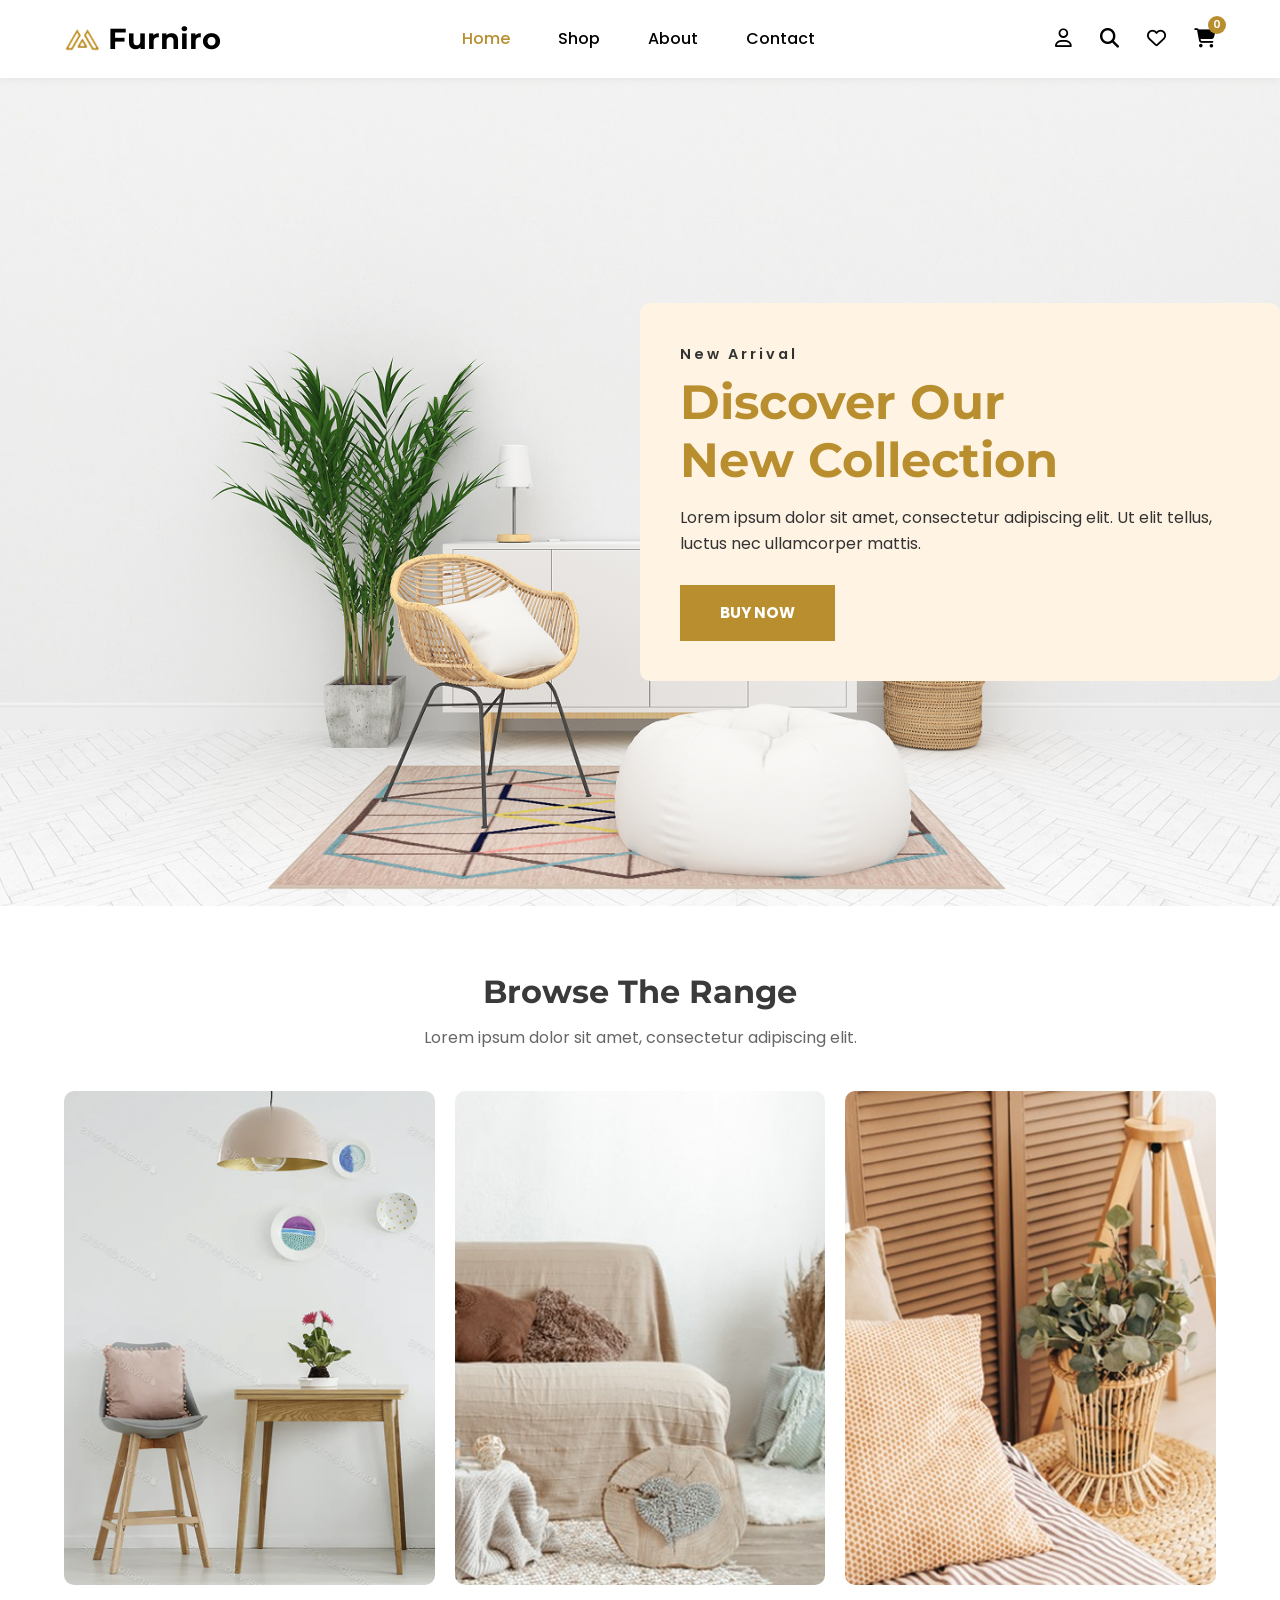
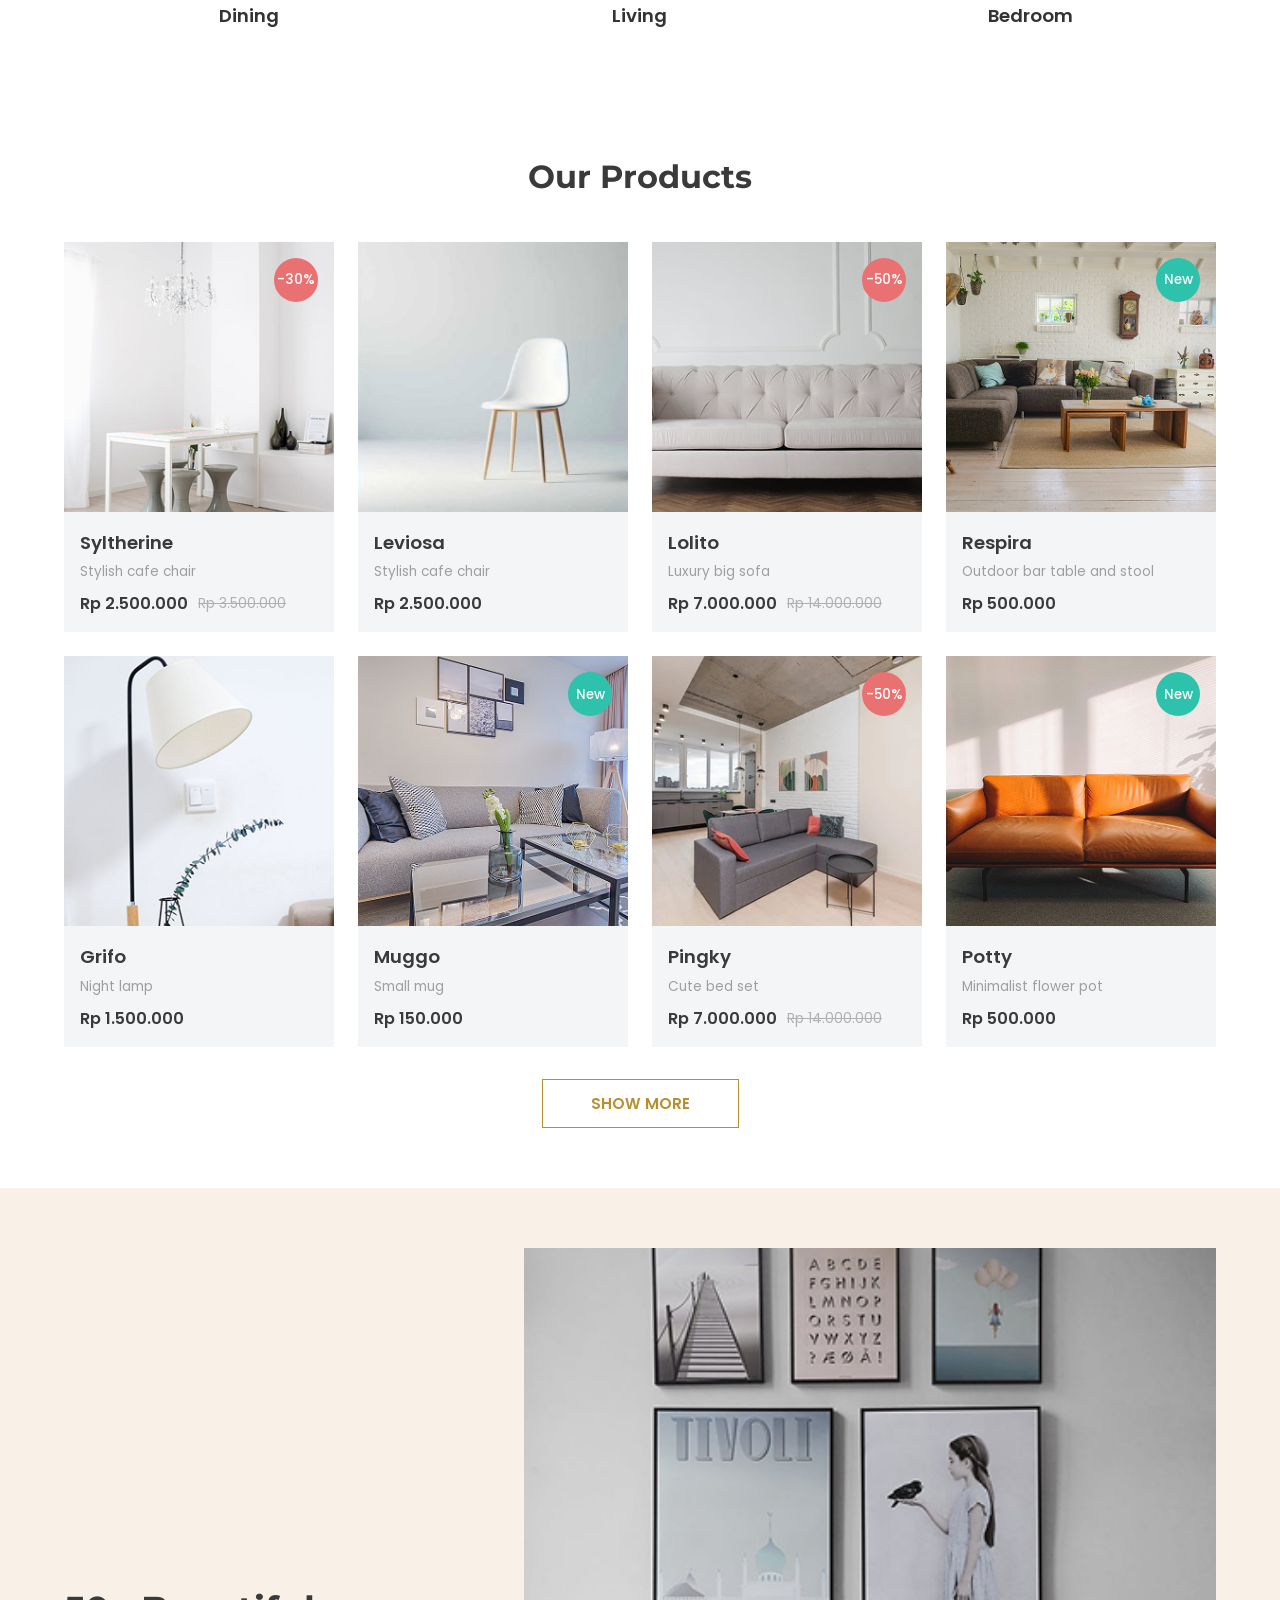
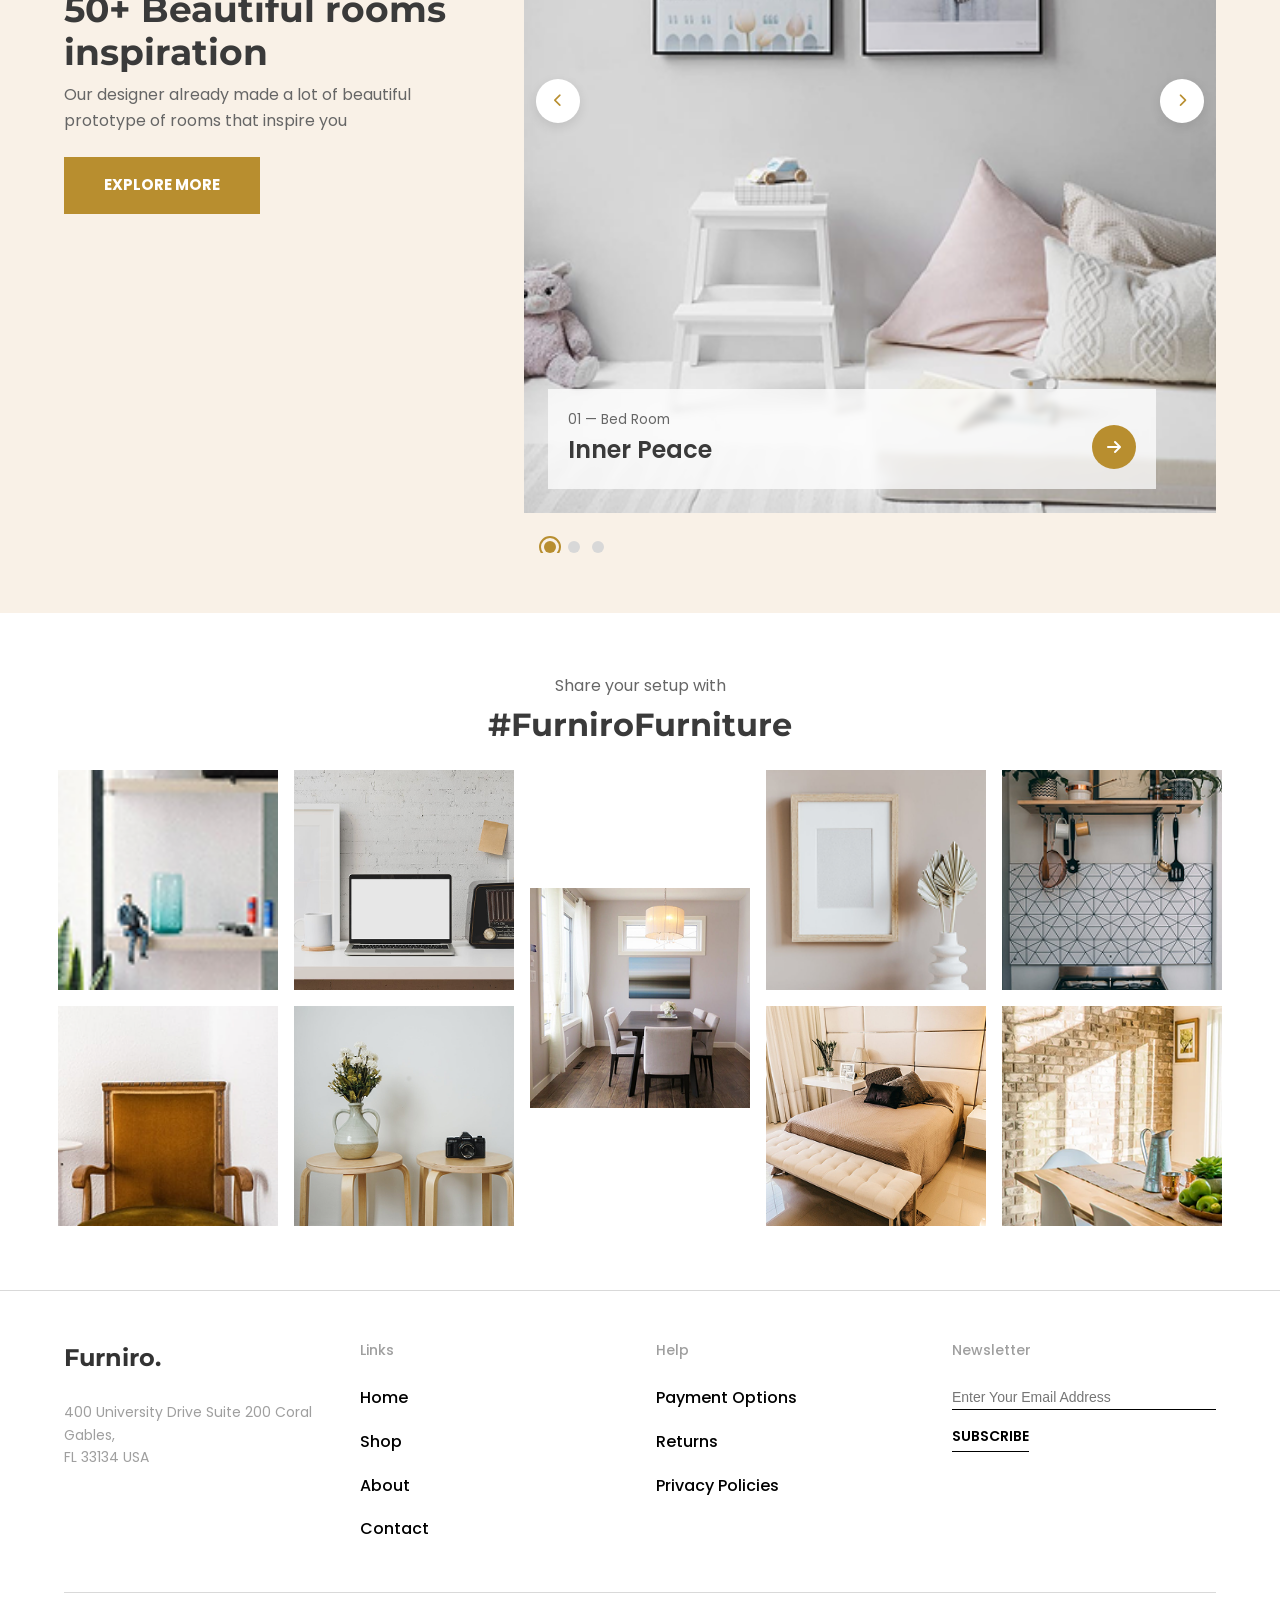
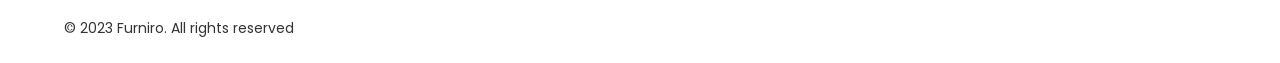
<file: Furniro-Assignment/index.html>
<!DOCTYPE html>
<html lang="en">
<head>
  <meta charset="UTF-8" />
  <meta name="viewport" content="width=device-width, initial-scale=1.0" />
  <title>Furniro - Modern Furniture Store</title>
  <link rel="stylesheet" href="https://cdnjs.cloudflare.com/ajax/libs/font-awesome/6.4.0/css/all.min.css" />
  <link rel="preconnect" href="https://fonts.googleapis.com">
  <link rel="preconnect" href="https://fonts.gstatic.com" crossorigin>
  <link href="https://fonts.googleapis.com/css2?family=Montserrat:wght@400;500;600;700&family=Poppins:wght@300;400;500;600;700&display=swap" rel="stylesheet">
  <link rel="stylesheet" href="./style.css" />
</head>
<body>

  <header class="header">
    <div class="container nav-container">
      <a href="./index.html" class="logo">
        <img src="./images/Meubel House_Logos-05 (1).png" alt="Furniro Logo" class="logo-icon" />
        <span>Furniro</span>
      </a>

      <nav class="nav-menu" id="nav-menu">
        <ul class="nav-list">
          <li><a href="./index.html" class="nav-link active">Home</a></li>
          <li><a href="./shop.html" class="nav-link">Shop</a></li>
          <li><a href="./product-detail.html" class="nav-link">About</a></li>
          <li><a href="./contact.html" class="nav-link">Contact</a></li>
        </ul>
      </nav>

      <div class="nav-actions">
        <a href="#account" class="action-icon" aria-label="User Account"><i class="fa-regular fa-user"></i></a>
        <a href="#search" class="action-icon" aria-label="Search"><i class="fa-solid fa-magnifying-glass"></i></a>
        <a href="#wishlist" class="action-icon" aria-label="Wishlist"><i class="fa-regular fa-heart"></i></a>
        <a href="./cart.html" class="action-icon cart-icon-wrapper" aria-label="Shopping Cart">
          <i class="fa-solid fa-cart-shopping"></i>
          <span class="cart-badge" id="cart-count">0</span>
        </a>
        <button class="hamburger" id="hamburger" aria-label="Toggle menu" aria-expanded="false">
          <i class="fa-solid fa-bars"></i>
        </button>
      </div>
    </div>
  </header>

  <main>
    <section class="hero" id="home">
      <div class="hero-bg">
        <img src="./images/home_bg.png" alt="Living room furniture" />
      </div>
      <div class="container hero-container">
        <div class="hero-card">
          <span class="sub-heading">New Arrival</span>
          <h1 class="hero-title">Discover Our<br />New Collection</h1>
          <p class="hero-desc">
            Lorem ipsum dolor sit amet, consectetur adipiscing elit. Ut elit tellus, luctus nec ullamcorper mattis.
          </p>
          <a href="./shop.html" class="btn btn-primary">BUY NOW</a>
        </div>
      </div>
    </section>

    <section class="section range-section" id="range">
      <div class="container">
        <div class="section-header">
          <h2 class="section-title">Browse The Range</h2>
          <p class="section-subtitle">Lorem ipsum dolor sit amet, consectetur adipiscing elit.</p>
        </div>
        <div class="range-grid">
          <div class="range-card">
            <div class="range-img-wrapper">
              <img src="./images/home_card.png" alt="Dining Room Range" />
            </div>
            <h3 class="range-name">Dining</h3>
          </div>
          <div class="range-card">
            <div class="range-img-wrapper">
              <img src="./images/home_card2.png" alt="Living Room Range" />
            </div>
            <h3 class="range-name">Living</h3>
          </div>
          <div class="range-card">
            <div class="range-img-wrapper">
              <img src="./images/home_card3.png" alt="Bedroom Range" />
            </div>
            <h3 class="range-name">Bedroom</h3>
          </div>
        </div>
      </div>
    </section>

    <section class="section products-section" id="shop">
      <div class="container">
        <div class="section-header">
          <h2 class="section-title">Our Products</h2>
        </div>
        <div class="products-grid" id="products-grid">

          <div class="product-card">
            <div class="product-img-wrapper">
              <span class="badge badge-discount">-30%</span>
              <img src="./images/cart1.png" alt="Syltherine cafe chair" />
              <div class="product-overlay">
                <button class="btn btn-secondary add-to-cart-btn">Add to cart</button>
                <div class="overlay-actions">
                  <button class="action-btn share-btn"><i class="fa-solid fa-share-nodes"></i> Share</button>
                  <button class="action-btn compare-btn"><i class="fa-solid fa-arrow-right-arrow-left"></i> Compare</button>
                  <button class="action-btn like-btn"><i class="fa-regular fa-heart"></i> Like</button>
                </div>
              </div>
            </div>
            <div class="product-info">
              <h3 class="product-title">Syltherine</h3>
              <p class="product-desc">Stylish cafe chair</p>
              <div class="product-price">
                <span class="current-price">Rp 2.500.000</span>
                <span class="old-price">Rp 3.500.000</span>
              </div>
            </div>
          </div>

          <div class="product-card">
            <div class="product-img-wrapper">
              <img src="./images/cart2.jpg" alt="Leviosa cafe chair" />
              <div class="product-overlay">
                <button class="btn btn-secondary add-to-cart-btn">Add to cart</button>
                <div class="overlay-actions">
                  <button class="action-btn share-btn"><i class="fa-solid fa-share-nodes"></i> Share</button>
                  <button class="action-btn compare-btn"><i class="fa-solid fa-arrow-right-arrow-left"></i> Compare</button>
                  <button class="action-btn like-btn"><i class="fa-regular fa-heart"></i> Like</button>
                </div>
              </div>
            </div>
            <div class="product-info">
              <h3 class="product-title">Leviosa</h3>
              <p class="product-desc">Stylish cafe chair</p>
              <div class="product-price">
                <span class="current-price">Rp 2.500.000</span>
              </div>
            </div>
          </div>

          <div class="product-card">
            <div class="product-img-wrapper">
              <span class="badge badge-discount">-50%</span>
              <img src="./images/cart3.png" alt="Lolito luxury big sofa" />
              <div class="product-overlay">
                <button class="btn btn-secondary add-to-cart-btn">Add to cart</button>
                <div class="overlay-actions">
                  <button class="action-btn share-btn"><i class="fa-solid fa-share-nodes"></i> Share</button>
                  <button class="action-btn compare-btn"><i class="fa-solid fa-arrow-right-arrow-left"></i> Compare</button>
                  <button class="action-btn like-btn"><i class="fa-regular fa-heart"></i> Like</button>
                </div>
              </div>
            </div>
            <div class="product-info">
              <h3 class="product-title">Lolito</h3>
              <p class="product-desc">Luxury big sofa</p>
              <div class="product-price">
                <span class="current-price">Rp 7.000.000</span>
                <span class="old-price">Rp 14.000.000</span>
              </div>
            </div>
          </div>

          <div class="product-card">
            <div class="product-img-wrapper">
              <span class="badge badge-new">New</span>
              <img src="./images/cart4.png" alt="Respira outdoor table and stool" />
              <div class="product-overlay">
                <button class="btn btn-secondary add-to-cart-btn">Add to cart</button>
                <div class="overlay-actions">
                  <button class="action-btn share-btn"><i class="fa-solid fa-share-nodes"></i> Share</button>
                  <button class="action-btn compare-btn"><i class="fa-solid fa-arrow-right-arrow-left"></i> Compare</button>
                  <button class="action-btn like-btn"><i class="fa-regular fa-heart"></i> Like</button>
                </div>
              </div>
            </div>
            <div class="product-info">
              <h3 class="product-title">Respira</h3>
              <p class="product-desc">Outdoor bar table and stool</p>
              <div class="product-price">
                <span class="current-price">Rp 500.000</span>
              </div>
            </div>
          </div>

          <div class="product-card">
            <div class="product-img-wrapper">
              <img src="./images/cart5.png" alt="Grifo night lamp" />
              <div class="product-overlay">
                <button class="btn btn-secondary add-to-cart-btn">Add to cart</button>
                <div class="overlay-actions">
                  <button class="action-btn share-btn"><i class="fa-solid fa-share-nodes"></i> Share</button>
                  <button class="action-btn compare-btn"><i class="fa-solid fa-arrow-right-arrow-left"></i> Compare</button>
                  <button class="action-btn like-btn"><i class="fa-regular fa-heart"></i> Like</button>
                </div>
              </div>
            </div>
            <div class="product-info">
              <h3 class="product-title">Grifo</h3>
              <p class="product-desc">Night lamp</p>
              <div class="product-price">
                <span class="current-price">Rp 1.500.000</span>
              </div>
            </div>
          </div>

          <div class="product-card">
            <div class="product-img-wrapper">
              <span class="badge badge-new">New</span>
              <img src="./images/cart6.png" alt="Muggo small mug" />
              <div class="product-overlay">
                <button class="btn btn-secondary add-to-cart-btn">Add to cart</button>
                <div class="overlay-actions">
                  <button class="action-btn share-btn"><i class="fa-solid fa-share-nodes"></i> Share</button>
                  <button class="action-btn compare-btn"><i class="fa-solid fa-arrow-right-arrow-left"></i> Compare</button>
                  <button class="action-btn like-btn"><i class="fa-regular fa-heart"></i> Like</button>
                </div>
              </div>
            </div>
            <div class="product-info">
              <h3 class="product-title">Muggo</h3>
              <p class="product-desc">Small mug</p>
              <div class="product-price">
                <span class="current-price">Rp 150.000</span>
              </div>
            </div>
          </div>

          <div class="product-card">
            <div class="product-img-wrapper">
              <span class="badge badge-discount">-50%</span>
              <img src="./images/cart7.png" alt="Pingky cute bed set" />
              <div class="product-overlay">
                <button class="btn btn-secondary add-to-cart-btn">Add to cart</button>
                <div class="overlay-actions">
                  <button class="action-btn share-btn"><i class="fa-solid fa-share-nodes"></i> Share</button>
                  <button class="action-btn compare-btn"><i class="fa-solid fa-arrow-right-arrow-left"></i> Compare</button>
                  <button class="action-btn like-btn"><i class="fa-regular fa-heart"></i> Like</button>
                </div>
              </div>
            </div>
            <div class="product-info">
              <h3 class="product-title">Pingky</h3>
              <p class="product-desc">Cute bed set</p>
              <div class="product-price">
                <span class="current-price">Rp 7.000.000</span>
                <span class="old-price">Rp 14.000.000</span>
              </div>
            </div>
          </div>

          <div class="product-card">
            <div class="product-img-wrapper">
              <span class="badge badge-new">New</span>
              <img src="./images/cart8.png" alt="Potty minimalist flower pot" />
              <div class="product-overlay">
                <button class="btn btn-secondary add-to-cart-btn">Add to cart</button>
                <div class="overlay-actions">
                  <button class="action-btn share-btn"><i class="fa-solid fa-share-nodes"></i> Share</button>
                  <button class="action-btn compare-btn"><i class="fa-solid fa-arrow-right-arrow-left"></i> Compare</button>
                  <button class="action-btn like-btn"><i class="fa-regular fa-heart"></i> Like</button>
                </div>
              </div>
            </div>
            <div class="product-info">
              <h3 class="product-title">Potty</h3>
              <p class="product-desc">Minimalist flower pot</p>
              <div class="product-price">
                <span class="current-price">Rp 500.000</span>
              </div>
            </div>
          </div>

        </div>
        <div class="products-more">
          <button class="btn btn-outline" id="show-more-btn">Show More</button>
        </div>
      </div>
    </section>

    <section class="section rooms-section" id="about">
      <div class="container rooms-container">
        <div class="rooms-content">
          <h2 class="rooms-title">50+ Beautiful rooms inspiration</h2>
          <p class="rooms-desc">
            Our designer already made a lot of beautiful prototype of rooms that inspire you
          </p>
          <a href="./shop.html" class="btn btn-primary">Explore More</a>
        </div>

        <div class="rooms-slider-wrapper">
          <div class="rooms-slider" id="rooms-slider">
            <div class="slide active">
              <img src="./images/grid1.png" alt="Inner Peace Bedroom Prototype" />
              <div class="slide-card">
                <span class="slide-subtitle">01 — Bed Room</span>
                <h3 class="slide-title">Inner Peace</h3>
                <a href="#" class="slide-btn" aria-label="View room details"><i class="fa-solid fa-arrow-right"></i></a>
              </div>
            </div>
            <div class="slide">
              <img src="./images/grid2.png" alt="Modern Dining Prototype" />
              <div class="slide-card">
                <span class="slide-subtitle">02 — Dining Room</span>
                <h3 class="slide-title">Modern Light</h3>
                <a href="#" class="slide-btn" aria-label="View room details"><i class="fa-solid fa-arrow-right"></i></a>
              </div>
            </div>
            <div class="slide">
              <img src="./images/grid3.png" alt="Minimalist Living Prototype" />
              <div class="slide-card">
                <span class="slide-subtitle">03 — Living Room</span>
                <h3 class="slide-title">Cozy Minimalist</h3>
                <a href="#" class="slide-btn" aria-label="View room details"><i class="fa-solid fa-arrow-right"></i></a>
              </div>
            </div>
          </div>

          <button class="slider-btn prev-btn" id="prev-slide" aria-label="Previous slide"><i class="fa-solid fa-chevron-left"></i></button>
          <button class="slider-btn next-btn" id="next-slide" aria-label="Next slide"><i class="fa-solid fa-chevron-right"></i></button>

          <div class="slider-dots" id="slider-dots">
            <span class="dot active" data-slide="0"></span>
            <span class="dot" data-slide="1"></span>
            <span class="dot" data-slide="2"></span>
          </div>
        </div>
      </div>
    </section>

    <section class="section gallery-section">
      <div class="section-header center">
        <p class="section-subtitle">Share your setup with</p>
        <h2 class="section-title">#FurniroFurniture</h2>
      </div>

      <div class="gallery-container">
        <div class="gallery-column">
          <div class="gallery-item"><img src="./images/Rectangle 36.png" alt="Furniro furniture setup 1" /></div>
          <div class="gallery-item"><img src="./images/Rectangle 37.png" alt="Furniro furniture setup 2" /></div>
        </div>
        <div class="gallery-column">
          <div class="gallery-item"><img src="./images/Rectangle 38.png" alt="Furniro furniture setup 3" /></div>
          <div class="gallery-item"><img src="./images/Rectangle 39.png" alt="Furniro furniture setup 4" /></div>
        </div>
        <div class="gallery-column center-column">
          <div class="gallery-item"><img src="./images/Rectangle 40.png" alt="Furniro furniture setup 5" /></div>
        </div>
        <div class="gallery-column">
          <div class="gallery-item"><img src="./images/Rectangle 41.png" alt="Furniro furniture setup 6" /></div>
          <div class="gallery-item"><img src="./images/Rectangle 43.png" alt="Furniro furniture setup 7" /></div>
        </div>
        <div class="gallery-column">
          <div class="gallery-item"><img src="./images/Rectangle 44.png" alt="Furniro furniture setup 8" /></div>
          <div class="gallery-item"><img src="./images/Rectangle 45.png" alt="Furniro furniture setup 8" /></div>
        </div>
      </div>
    </section>
  </main>

  <footer class="footer">
    <div class="container footer-container">
      <div class="footer-col brand-col">
        <h3 class="footer-logo">Furniro.</h3>
        <address class="footer-address">
          400 University Drive Suite 200 Coral Gables,<br />FL 33134 USA
        </address>
      </div>

      <div class="footer-col">
        <h4 class="footer-title">Links</h4>
        <ul class="footer-links">
          <li><a href="./index.html">Home</a></li>
          <li><a href="./shop.html">Shop</a></li>
          <li><a href="./product-detail.html">About</a></li>
          <li><a href="./contact.html">Contact</a></li>
        </ul>
      </div>

      <div class="footer-col">
        <h4 class="footer-title">Help</h4>
        <ul class="footer-links">
          <li><a href="#">Payment Options</a></li>
          <li><a href="#">Returns</a></li>
          <li><a href="#">Privacy Policies</a></li>
        </ul>
      </div>

      <div class="footer-col newsletter-col">
        <h4 class="footer-title">Newsletter</h4>
        <form class="newsletter-form" id="newsletter-form">
          <input type="email" id="newsletter-email" placeholder="Enter Your Email Address" required />
          <button type="submit" class="newsletter-btn">SUBSCRIBE</button>
        </form>
      </div>
    </div>

    <div class="container footer-bottom">
      <p class="copyright">&copy; 2023 Furniro. All rights reserved</p>
    </div>
  </footer>

  <script src="./app.js"></script>
</body>
</html>
</file>
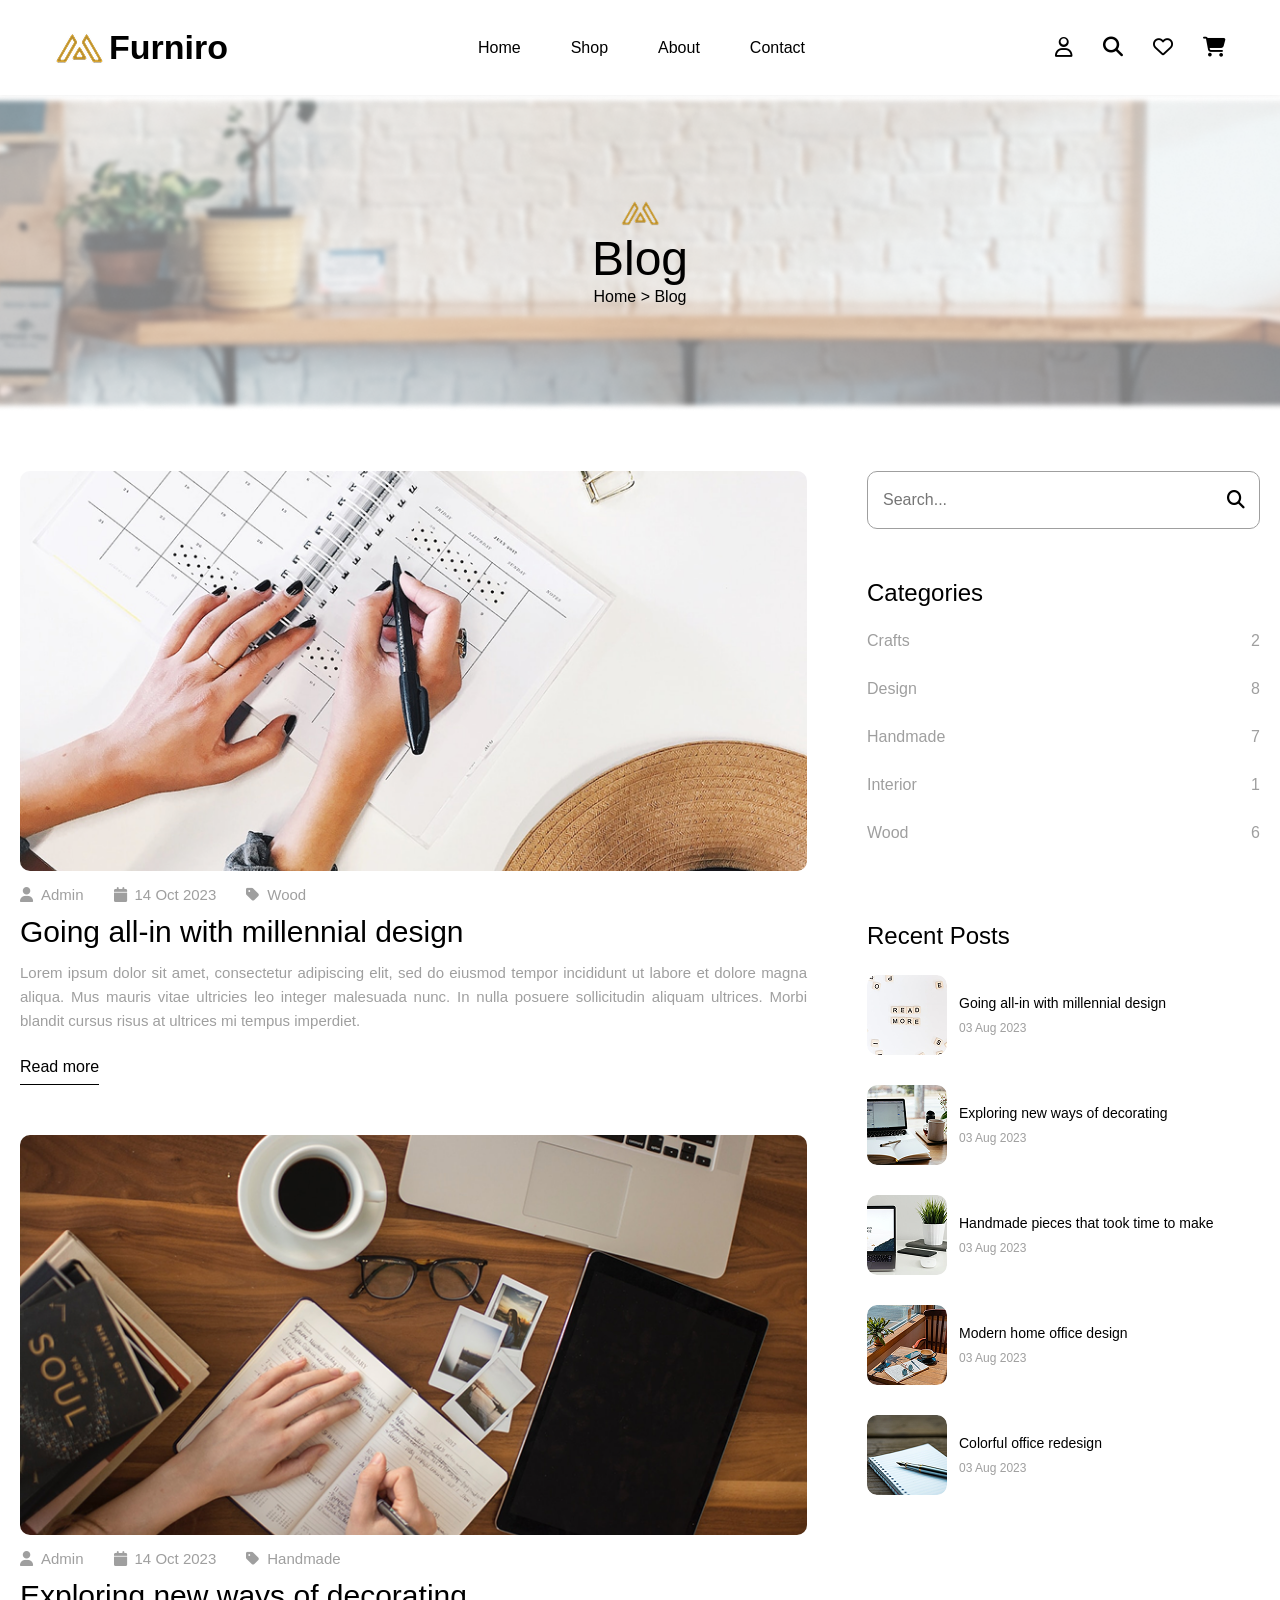
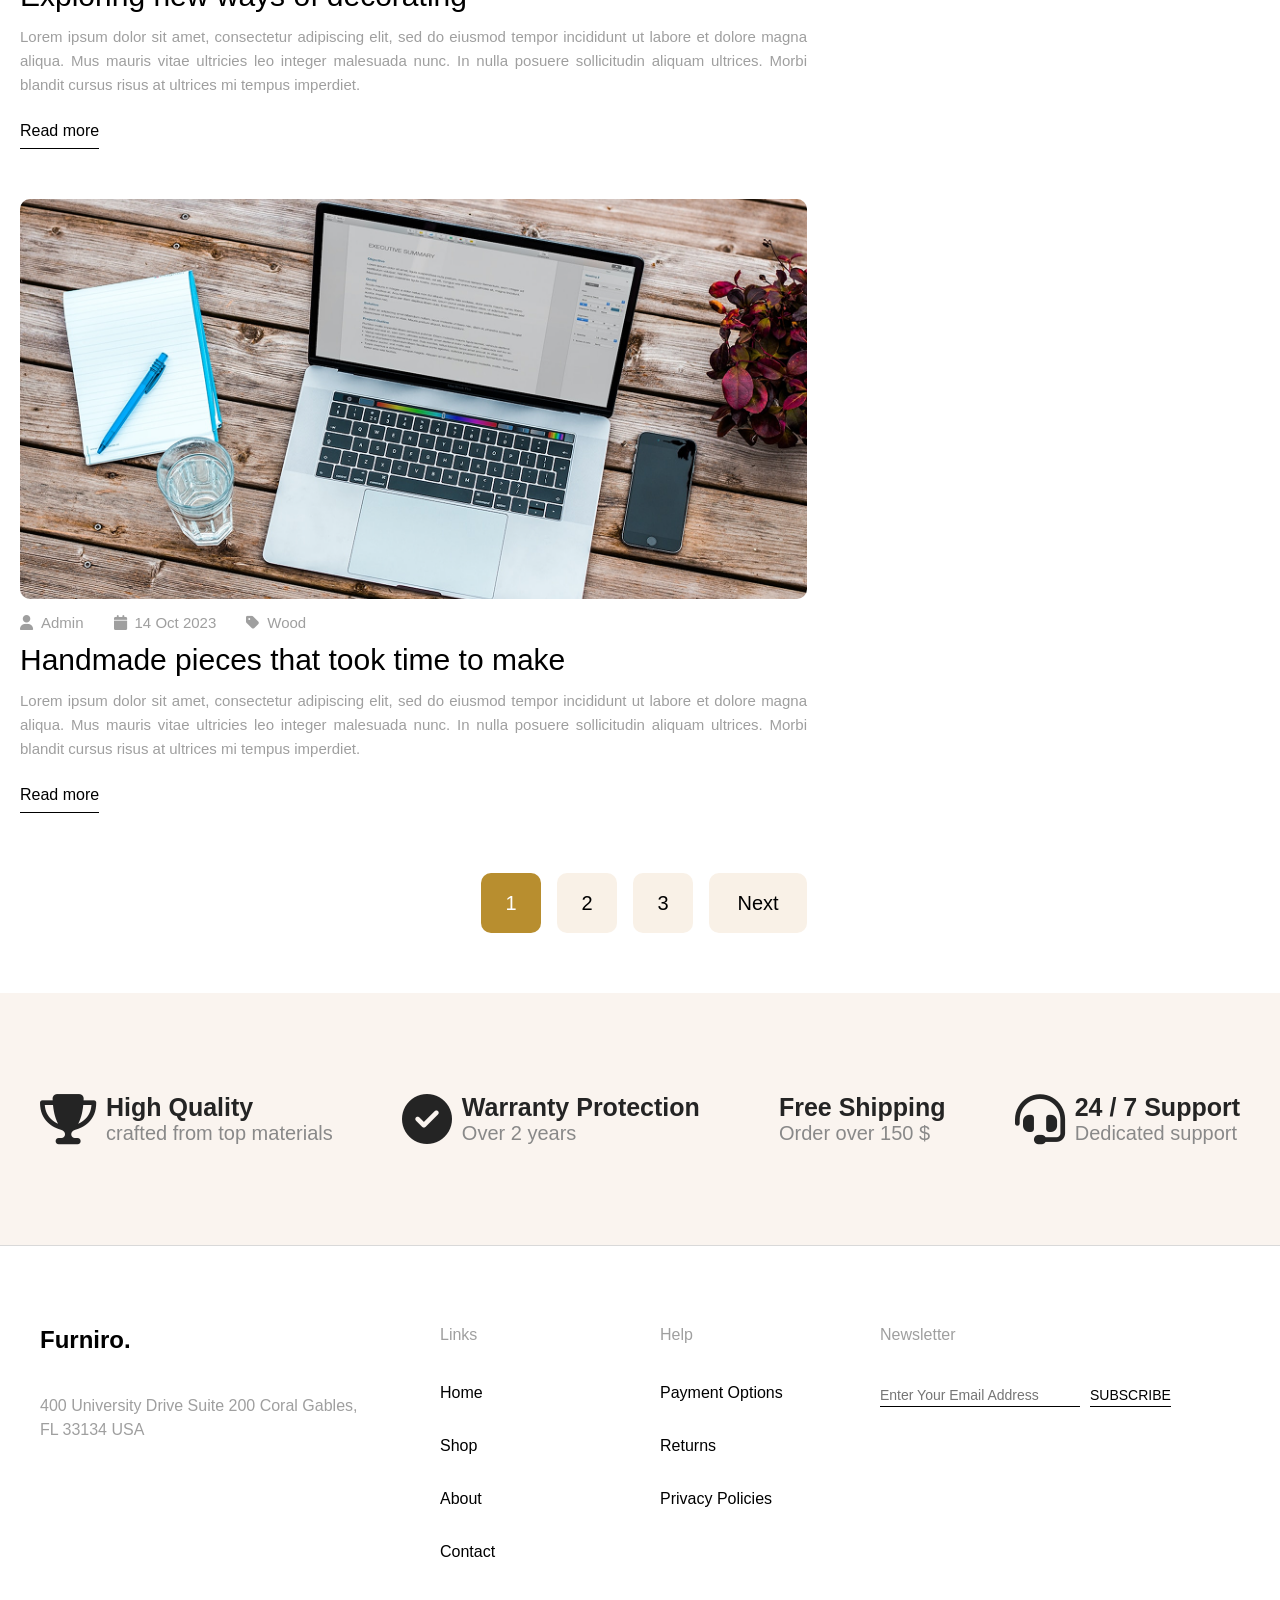
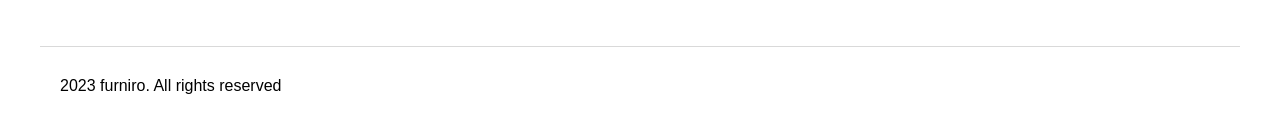
<file: Furniro-Assignment/blog.html>
<!DOCTYPE html>
<html lang="en">
<head>
  <meta charset="UTF-8">
  <meta name="viewport" content="width=device-width, initial-scale=1.0">
  <title>Blog - Furniro</title>
  <link rel="stylesheet" href="./blog.css">
  <link rel="stylesheet" href="https://cdnjs.cloudflare.com/ajax/libs/font-awesome/6.4.0/css/all.min.css">
</head>
<body>

  <!-- NAVBAR -->
  <header class="navbar">
    <div class="nav-container">
      <div class="logo">
        <img src="./images/Meubel House_Logos-05 (1).png" alt="Furniro Logo" class="logo-img" onerror="this.style.display='none'">
        <span class="logo-text">Furniro</span>
      </div>

      <nav class="nav-links" id="navLinks">
        <a href="./index.html">Home</a>
        <a href="./shop.html">Shop</a>
        <a href="./product-detail.html">About</a>
        <a href="./contact.html">Contact</a>
      </nav>

      <div class="nav-icons">
        <a href="#" aria-label="User Profile"><i class="fa-regular fa-user"></i></a>
        <a href="#" aria-label="Search"><i class="fa-solid fa-magnifying-glass"></i></a>
        <a href="#" aria-label="Wishlist"><i class="fa-regular fa-heart"></i></a>
        <a href="#" aria-label="Shopping Cart"><i class="fa-solid fa-cart-shopping"></i></a>
        <button class="menu-toggle" id="menuToggle" aria-label="Toggle Navigation Menu" aria-expanded="false">
          <i class="fa-solid fa-bars"></i>
        </button>
      </div>
    </div>
  </header>

  <!-- HERO / BANNER -->
  <section class="banner">
    <img src="./images/blogs.png" alt="Blog Banner" class="banner-img">
    <div class="banner-content">
      <img src="./images/Meubel House_Logos-05 (1).png" alt="Furniro Mark" class="banner-logo" onerror="this.style.display='none'">
      <h1>Blog</h1>
      <div class="breadcrumb">
        <a href="./index.html">Home</a> &gt; <span>Blog</span>
      </div>
    </div>
  </section>

  <!-- MAIN CONTENT -->
  <main class="main-container">
    <div class="content-wrapper">
      
      <!-- BLOG POSTS AREA -->
      <section class="blog-posts-section">
        <div id="noPostsMessage" class="no-posts-msg" style="display: none;">No posts found.</div>
        
        <div class="blog-posts-list" id="blogPostsList">
          
          <!-- Post 1 -->
          <article class="post-card" data-title="Going all-in with millennial design">
            <div class="post-img-container">
              <img src="./images/blog.png" alt="Going all-in with millennial design" class="post-img">
            </div>
            <div class="post-meta">
              <span><i class="fa-solid fa-user"></i> Admin</span>
              <span><i class="fa-solid fa-calendar"></i> 14 Oct 2023</span>
              <span><i class="fa-solid fa-tag"></i> Wood</span>
            </div>
            <h2 class="post-title">Going all-in with millennial design</h2>
            <p class="post-excerpt">Lorem ipsum dolor sit amet, consectetur adipiscing elit, sed do eiusmod tempor incididunt ut labore et dolore magna aliqua. Mus mauris vitae ultricies leo integer malesuada nunc. In nulla posuere sollicitudin aliquam ultrices. Morbi blandit cursus risus at ultrices mi tempus imperdiet.</p>
            <a href="#" class="read-more-btn">Read more</a>
          </article>

          <!-- Post 2 -->
          <article class="post-card" data-title="Exploring new ways of decorating">
            <div class="post-img-container">
              <img src="./images/blog1.png" alt="Exploring new ways of decorating" class="post-img">
            </div>
            <div class="post-meta">
              <span><i class="fa-solid fa-user"></i> Admin</span>
              <span><i class="fa-solid fa-calendar"></i> 14 Oct 2023</span>
              <span><i class="fa-solid fa-tag"></i> Handmade</span>
            </div>
            <h2 class="post-title">Exploring new ways of decorating</h2>
            <p class="post-excerpt">Lorem ipsum dolor sit amet, consectetur adipiscing elit, sed do eiusmod tempor incididunt ut labore et dolore magna aliqua. Mus mauris vitae ultricies leo integer malesuada nunc. In nulla posuere sollicitudin aliquam ultrices. Morbi blandit cursus risus at ultrices mi tempus imperdiet.</p>
            <a href="#" class="read-more-btn">Read more</a>
          </article>

          <!-- Post 3 -->
          <article class="post-card" data-title="Handmade pieces that took time to make">
            <div class="post-img-container">
              <img src="./images/blog2.png" alt="Handmade pieces that took time to make" class="post-img">
            </div>
            <div class="post-meta">
              <span><i class="fa-solid fa-user"></i> Admin</span>
              <span><i class="fa-solid fa-calendar"></i> 14 Oct 2023</span>
              <span><i class="fa-solid fa-tag"></i> Wood</span>
            </div>
            <h2 class="post-title">Handmade pieces that took time to make</h2>
            <p class="post-excerpt">Lorem ipsum dolor sit amet, consectetur adipiscing elit, sed do eiusmod tempor incididunt ut labore et dolore magna aliqua. Mus mauris vitae ultricies leo integer malesuada nunc. In nulla posuere sollicitudin aliquam ultrices. Morbi blandit cursus risus at ultrices mi tempus imperdiet.</p>
            <a href="#" class="read-more-btn">Read more</a>
          </article>

        </div>

        <!-- PAGINATION -->
        <div class="pagination">
          <button class="page-btn active">1</button>
          <button class="page-btn">2</button>
          <button class="page-btn">3</button>
          <button class="page-btn next-btn">Next</button>
        </div>
      </section>

      <!-- SIDEBAR -->
      <aside class="sidebar">
        
        <!-- Search -->
        <div class="sidebar-widget search-widget">
          <div class="search-input-wrapper">
            <input type="text" id="searchInput" placeholder="Search..." aria-label="Search posts">
            <button type="button" aria-label="Search Submit"><i class="fa-solid fa-magnifying-glass"></i></button>
          </div>
        </div>

        <!-- Categories -->
        <div class="sidebar-widget">
          <h3 class="widget-title">Categories</h3>
          <ul class="categories-list">
            <li><span>Crafts</span><span class="count">2</span></li>
            <li><span>Design</span><span class="count">8</span></li>
            <li><span>Handmade</span><span class="count">7</span></li>
            <li><span>Interior</span><span class="count">1</span></li>
            <li><span>Wood</span><span class="count">6</span></li>
          </ul>
        </div>

        <!-- Recent Posts -->
        <div class="sidebar-widget">
          <h3 class="widget-title">Recent Posts</h3>
          <div class="recent-posts-list">
            
            <div class="recent-post-item">
              <img src="./images/blog3.png" alt="Going all-in with millennial design" class="recent-post-img">
              <div class="recent-post-info">
                <h4>Going all-in with millennial design</h4>
                <span class="recent-post-date">03 Aug 2023</span>
              </div>
            </div>

            <div class="recent-post-item">
              <img src="./images/blog4.png" alt="Exploring new ways of decorating" class="recent-post-img">
              <div class="recent-post-info">
                <h4>Exploring new ways of decorating</h4>
                <span class="recent-post-date">03 Aug 2023</span>
              </div>
            </div>

            <div class="recent-post-item">
              <img src="./images/blog5.png" alt="Handmade pieces that took time to make" class="recent-post-img">
              <div class="recent-post-info">
                <h4>Handmade pieces that took time to make</h4>
                <span class="recent-post-date">03 Aug 2023</span>
              </div>
            </div>

            <div class="recent-post-item">
              <img src="./images/blog6.png" alt="Modern home office design" class="recent-post-img">
              <div class="recent-post-info">
                <h4>Modern home office design</h4>
                <span class="recent-post-date">03 Aug 2023</span>
              </div>
            </div>

            <div class="recent-post-item">
              <img src="./images/blog7.png" alt="Colorful office redesign" class="recent-post-img">
              <div class="recent-post-info">
                <h4>Colorful office redesign</h4>
                <span class="recent-post-date">03 Aug 2023</span>
              </div>
            </div>

          </div>
        </div>

      </aside>

    </div>
  </main>

  <!-- FEATURE SECTION -->
  <section class="features-bar">
    <div class="features-container">
      <div class="feature-item">
        <i class="fa-solid fa-trophy"></i>
        <div class="feature-text">
          <h4>High Quality</h4>
          <p>crafted from top materials</p>
        </div>
      </div>
      <div class="feature-item">
        <i class="fa-solid fa-circle-check"></i>
        <div class="feature-text">
          <h4>Warranty Protection</h4>
          <p>Over 2 years</p>
        </div>
      </div>
      <div class="feature-item">
        <i class="fa-solid fa-hand-holding-box"></i>
        <div class="feature-text">
          <h4>Free Shipping</h4>
          <p>Order over 150 $</p>
        </div>
      </div>
      <div class="feature-item">
        <i class="fa-solid fa-headset"></i>
        <div class="feature-text">
          <h4>24 / 7 Support</h4>
          <p>Dedicated support</p>
        </div>
      </div>
    </div>
  </section>

  <!-- FOOTER -->
  <footer class="footer">
    <div class="footer-container">
      <div class="footer-col footer-brand">
        <h3>Furniro.</h3>
        <p>400 University Drive Suite 200 Coral Gables,<br>FL 33134 USA</p>
      </div>

      <div class="footer-col">
        <h4>Links</h4>
        <ul>
          <li><a href="./index.html">Home</a></li>
          <li><a href="./shop.html">Shop</a></li>
          <li><a href="./product-detail.html">About</a></li>
          <li><a href="./contact.html">Contact</a></li>
        </ul>
      </div>

      <div class="footer-col">
        <h4>Help</h4>
        <ul>
          <li><a href="#">Payment Options</a></li>
          <li><a href="#">Returns</a></li>
          <li><a href="#">Privacy Policies</a></li>
        </ul>
      </div>

      <div class="footer-col newsletter-col">
        <h4>Newsletter</h4>
        <form id="newsletterForm" class="newsletter-form" novalidate>
          <div class="input-group">
            <input type="email" id="newsletterEmail" placeholder="Enter Your Email Address" required>
            <button type="submit">SUBSCRIBE</button>
          </div>
          <span id="newsletterMessage" class="newsletter-msg"></span>
        </form>
      </div>
    </div>

    <div class="footer-bottom">
      <p>2023 furniro. All rights reserved</p>
    </div>
  </footer>

  <script src="./blog.js"></script>
</body>
</html>
</file>
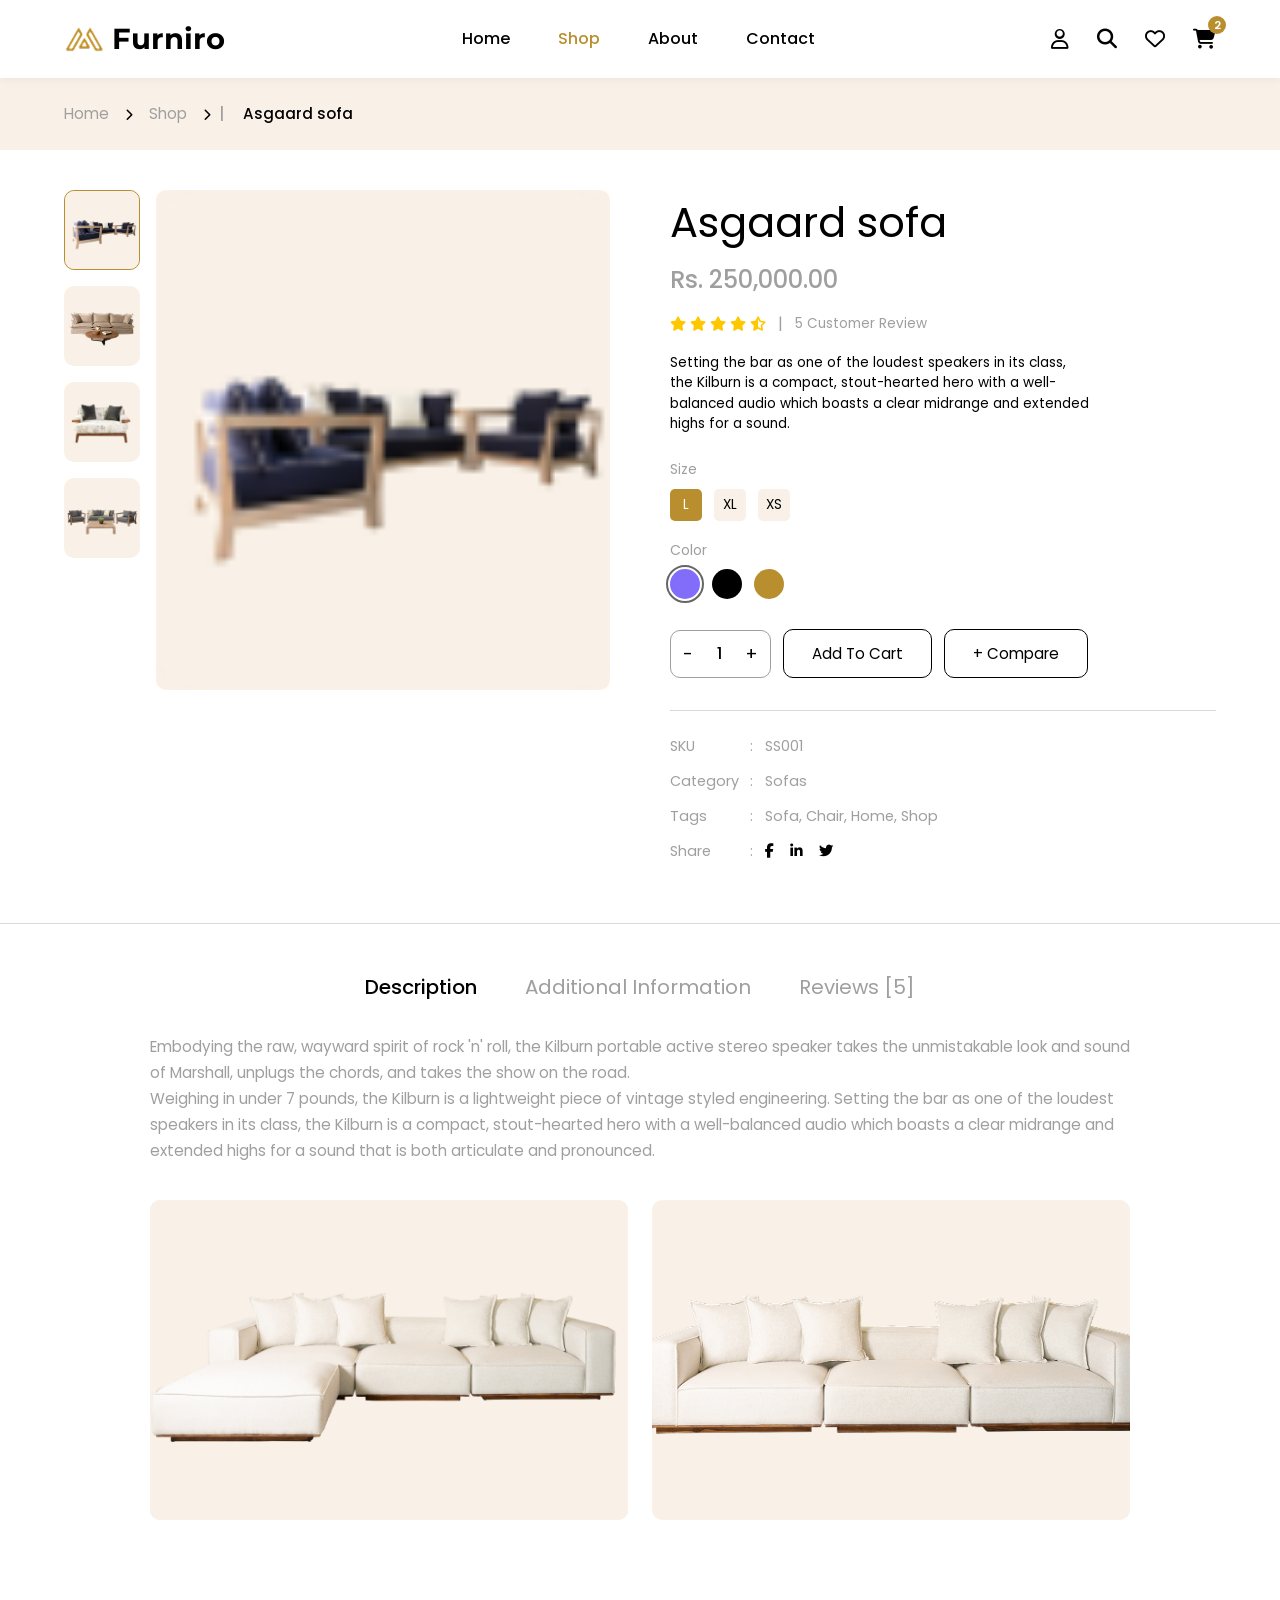
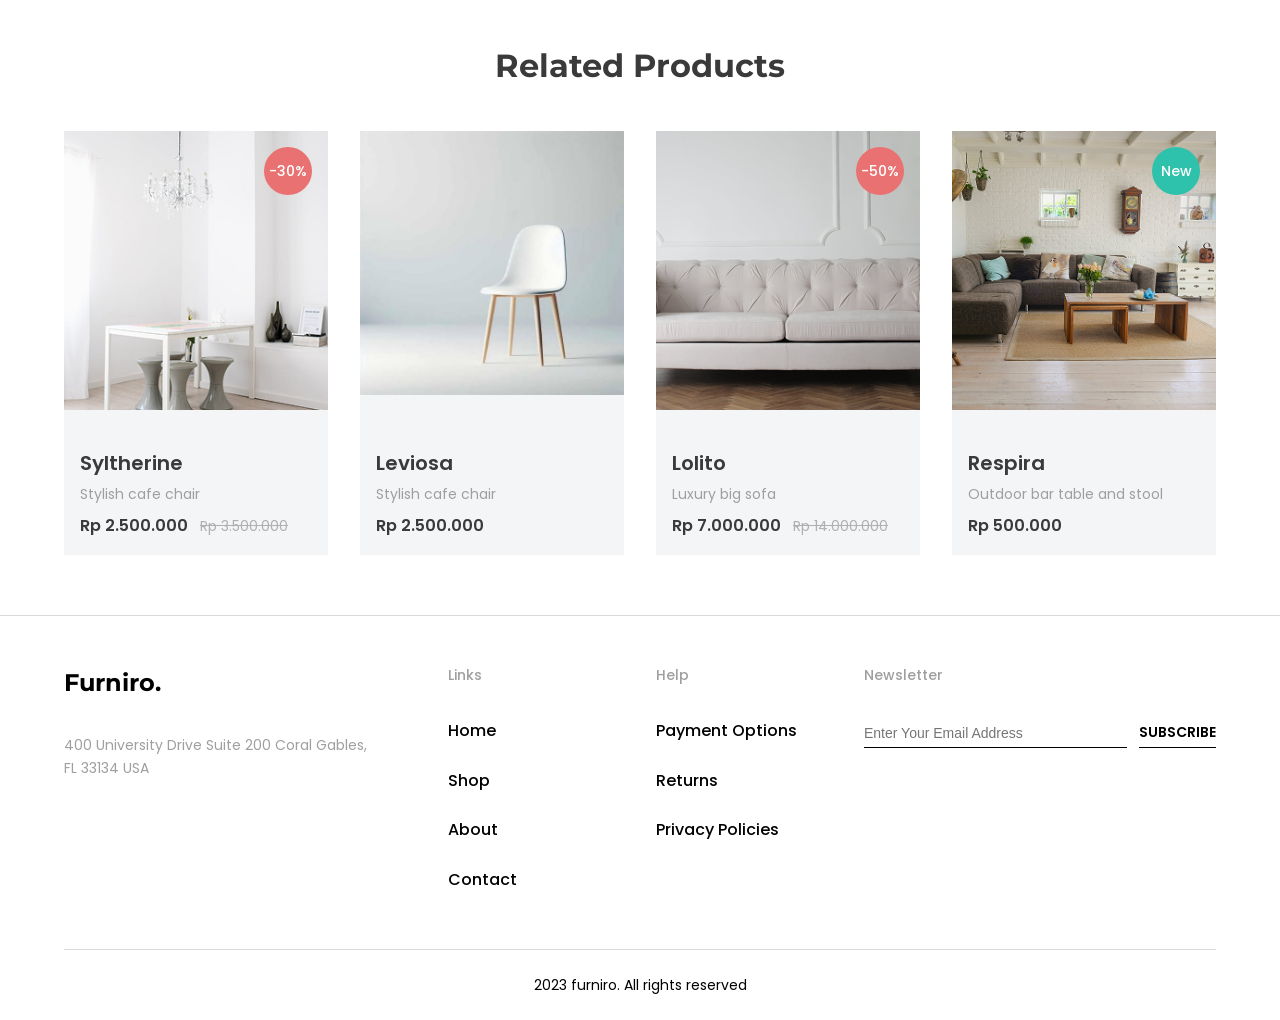
<file: Furniro-Assignment/cart-drawer.html>
<!DOCTYPE html>
<html lang="en">
<head>
  <meta charset="UTF-8" />
  <meta name="viewport" content="width=device-width, initial-scale=1.0" />
  <title>Asgaard Sofa - Furniro</title>
  <!-- Font Awesome CDN for Icons -->
  <link rel="stylesheet" href="https://cdnjs.cloudflare.com/ajax/libs/font-awesome/6.4.0/css/all.min.css" />
  <!-- Google Fonts (Poppins & Montserrat) -->
  <link rel="preconnect" href="https://fonts.googleapis.com">
  <link rel="preconnect" href="https://fonts.gstatic.com" crossorigin>
  <link href="https://fonts.googleapis.com/css2?family=Montserrat:wght@400;500;600;700&family=Poppins:wght@300;400;500;600;700&display=swap" rel="stylesheet">
  <link rel="stylesheet" href="./cart-drawer.css" />
</head>
<body>

  <!-- Toast Notification Container -->
  <div id="toast-container" class="toast-container" aria-live="polite"></div>

  <!-- Cart Background Overlay -->
  <div id="cart-overlay" class="cart-overlay" aria-hidden="true"></div>

  <!-- ================= SHOPPING CART DRAWER ================= -->
  <aside id="cart-drawer" class="cart-drawer" aria-label="Shopping Cart Drawer" aria-hidden="true">
    <div class="cart-header">
      <h2 class="cart-title">Shopping Cart</h2>
      <button class="cart-close-btn" id="cart-close-btn" aria-label="Close shopping cart">
        <i class="fa-solid fa-circle-xmark"></i>
      </button>
    </div>

    <!-- Dynamic Cart Content -->
    <div class="cart-body" id="cart-body">
      <!-- Items dynamically populated via JavaScript -->
    </div>

    <div class="cart-footer" id="cart-footer">
      <div class="cart-subtotal-row">
        <span class="subtotal-label">Subtotal</span>
        <span class="subtotal-amount" id="cart-subtotal-val">Rs. 0.00</span>
      </div>

      <div class="cart-action-buttons">
        <a href="./cart.html" class="btn-cart-nav">Cart</a>
        <a href="./checkout.html" class="btn-cart-nav">Checkout</a>
        <a href="./comparison.html" class="btn-cart-nav">Comparison</a>
      </div>
    </div>
  </aside>

  <!-- ================= NAVBAR ================= -->
  <header class="header">
    <div class="container nav-container">
      <a href="./index.html" class="logo">
        <img src="./images/Meubel House_Logos-05 (1).png" alt="Furniro Logo" class="logo-icon" onerror="this.style.display='none'" />
        <span>Furniro</span>
      </a>

      <nav class="nav-menu" id="nav-menu">
        <div class="nav-menu-brand">
          <img src="./images/Meubel House_Logos-05 (1).png" alt="Furniro Logo" onerror="this.style.display='none'" />
        </div>
        <ul class="nav-list">
          <li class="nav-item"><a href="./index.html" class="nav-link">Home</a></li>
          <li class="nav-item"><a href="./shop.html" class="nav-link active">Shop</a></li>
          <li class="nav-item"><a href="./product-detail.html" class="nav-link">About</a></li>
          <li class="nav-item"><a href="./contact.html" class="nav-link">Contact</a></li>
        </ul>
      </nav>

      <div class="nav-actions">
        <a href="#account" class="action-icon" aria-label="User Account"><i class="fa-regular fa-user"></i></a>
        <a href="#search" class="action-icon" aria-label="Search"><i class="fa-solid fa-magnifying-glass"></i></a>
        <a href="#wishlist" class="action-icon" aria-label="Wishlist"><i class="fa-regular fa-heart"></i></a>
        <button class="action-icon cart-icon-wrapper" id="cart-icon-btn" aria-label="Shopping Cart">
          <i class="fa-solid fa-cart-shopping"></i>
          <span class="cart-badge" id="cart-count">0</span>
        </button>
        <button class="hamburger" id="hamburger" aria-label="Toggle navigation menu" aria-expanded="false">
          <i class="fa-solid fa-bars"></i>
        </button>
      </div>
    </div>
  </header>

  <main>
    <!-- ================= BREADCRUMB ================= -->
    <section class="breadcrumb-section">
      <div class="container breadcrumb-container">
        <nav aria-label="Breadcrumb">
          <ol class="breadcrumb-list">
            <li><a href="./index.html">Home</a></li>
            <li><i class="fa-solid fa-chevron-right breadcrumb-separator"></i></li>
            <li><a href="./shop.html">Shop</a></li>
            <li><i class="fa-solid fa-chevron-right breadcrumb-separator"></i></li>
            <li class="breadcrumb-current"><span>Asgaard sofa</span></li>
          </ol>
        </nav>
      </div>
    </section>

    <!-- ================= PRODUCT DETAIL SECTION ================= -->
    <section class="section product-detail-section">
      <div class="container product-detail-container">
        
        <!-- Left: Image Gallery -->
        <div class="product-gallery">
          <div class="thumbnail-list">
            <button class="thumb-btn active" data-img="./images/pro3.png" aria-label="Select view 1">
              <img src="./images/pro3.png" alt="Asgaard sofa thumbnail 1" />
            </button>
            <button class="thumb-btn" data-img="./images/pro4.png" aria-label="Select view 2">
              <img src="./images/pro4.png" alt="Asgaard sofa thumbnail 2" />
            </button>
            <button class="thumb-btn" data-img="./images/pro5.png" aria-label="Select view 3">
              <img src="./images/pro5.png" alt="Asgaard sofa thumbnail 3" />
            </button>
            <button class="thumb-btn" data-img="./images/pro6.png" aria-label="Select view 4">
              <img src="./images/pro6.png" alt="Asgaard sofa thumbnail 4" />
            </button>
          </div>
          <div class="main-image-wrapper">
            <img src="./images/pro3.png" alt="Asgaard sofa main view" id="main-product-img" />
          </div>
        </div>

        <!-- Right: Product Information -->
        <div class="product-summary">
          <h1 class="p-title">Asgaard sofa</h1>
          <div class="p-price">Rs. 250,000.00</div>

          <div class="p-rating">
            <div class="stars">
              <i class="fa-solid fa-star"></i>
              <i class="fa-solid fa-star"></i>
              <i class="fa-solid fa-star"></i>
              <i class="fa-solid fa-star"></i>
              <i class="fa-solid fa-star-half-stroke"></i>
            </div>
            <span class="rating-divider">|</span>
            <span class="review-count">5 Customer Review</span>
          </div>

          <p class="p-short-desc">
            Setting the bar as one of the loudest speakers in its class, the Kilburn is a compact, stout-hearted hero with a well-balanced audio which boasts a clear midrange and extended highs for a sound.
          </p>

          <!-- Size Selection -->
          <div class="option-group">
            <span class="option-label">Size</span>
            <div class="size-options" role="radiogroup" aria-label="Size Selection">
              <button class="size-btn active" role="radio" aria-checked="true">L</button>
              <button class="size-btn" role="radio" aria-checked="false">XL</button>
              <button class="size-btn" role="radio" aria-checked="false">XS</button>
            </div>
          </div>

          <!-- Color Selection -->
          <div class="option-group">
            <span class="option-label">Color</span>
            <div class="color-options" role="radiogroup" aria-label="Color Selection">
              <button class="color-btn active" style="background-color: #816DFA;" role="radio" aria-checked="true" aria-label="Purple"></button>
              <button class="color-btn" style="background-color: #000000;" role="radio" aria-checked="false" aria-label="Black"></button>
              <button class="color-btn" style="background-color: #B88E2F;" role="radio" aria-checked="false" aria-label="Gold"></button>
            </div>
          </div>

          <!-- Quantity and Main Action Buttons -->
          <div class="action-row">
            <div class="quantity-selector">
              <button type="button" id="qty-minus" aria-label="Decrease quantity">-</button>
              <span id="qty-val" aria-live="polite">1</span>
              <button type="button" id="qty-plus" aria-label="Increase quantity">+</button>
            </div>

            <button type="button" class="btn btn-detail-action" id="add-to-cart-btn">Add To Cart</button>
            <button type="button" class="btn btn-detail-action" id="compare-btn">+ Compare</button>
          </div>

          <hr class="summary-divider" />

          <!-- Meta Information -->
          <div class="product-meta">
            <div class="meta-item">
              <span class="meta-label">SKU</span>
              <span class="meta-separator">:</span>
              <span class="meta-value">SS001</span>
            </div>
            <div class="meta-item">
              <span class="meta-label">Category</span>
              <span class="meta-separator">:</span>
              <span class="meta-value">Sofas</span>
            </div>
            <div class="meta-item">
              <span class="meta-label">Tags</span>
              <span class="meta-separator">:</span>
              <span class="meta-value">Sofa, Chair, Home, Shop</span>
            </div>
            <div class="meta-item">
              <span class="meta-label">Share</span>
              <span class="meta-separator">:</span>
              <span class="meta-value social-share">
                <a href="#" aria-label="Share on Facebook"><i class="fa-brands fa-facebook-f"></i></a>
                <a href="#" aria-label="Share on LinkedIn"><i class="fa-brands fa-linkedin-in"></i></a>
                <a href="#" aria-label="Share on Twitter"><i class="fa-brands fa-twitter"></i></a>
              </span>
            </div>
          </div>
        </div>

      </div>
    </section>

    <!-- ================= DESCRIPTION TABS ================= -->
    <section class="section tabs-section">
      <div class="container">
        
        <div class="tabs-header" role="tablist">
          <button class="tab-btn active" role="tab" aria-selected="true" id="tab-desc-btn" aria-controls="tab-desc">Description</button>
          <button class="tab-btn" role="tab" aria-selected="false" id="tab-info-btn" aria-controls="tab-info">Additional Information</button>
          <button class="tab-btn" role="tab" aria-selected="false" id="tab-reviews-btn" aria-controls="tab-reviews">Reviews [5]</button>
        </div>

        <div class="tab-content-wrapper">
          <!-- Description Panel -->
          <div class="tab-panel active" id="tab-desc" role="tabpanel" aria-labelledby="tab-desc-btn">
            <p>
              Embodying the raw, wayward spirit of rock 'n' roll, the Kilburn portable active stereo speaker takes the unmistakable look and sound of Marshall, unplugs the chords, and takes the show on the road.
            </p>
            <p>
              Weighing in under 7 pounds, the Kilburn is a lightweight piece of vintage styled engineering. Setting the bar as one of the loudest speakers in its class, the Kilburn is a compact, stout-hearted hero with a well-balanced audio which boasts a clear midrange and extended highs for a sound that is both articulate and pronounced.
            </p>
            
            <div class="description-images">
              <div class="desc-img-card">
                <img src="./images/pro1.png" alt="Asgaard sofa layout detail 1" />
              </div>
              <div class="desc-img-card">
                <img src="./images/pro2.png" alt="Asgaard sofa layout detail 2" />
              </div>
            </div>
          </div>

          <!-- Additional Info Panel -->
          <div class="tab-panel" id="tab-info" role="tabpanel" aria-labelledby="tab-info-btn">
            <p>
              <strong>Dimensions:</strong> 250cm x 92cm x 80cm<br />
              <strong>Weight:</strong> 45 kg<br />
              <strong>Material:</strong> Solid Wood Frame, Premium Fabric Upholstery
            </p>
          </div>

          <!-- Reviews Panel -->
          <div class="tab-panel" id="tab-reviews" role="tabpanel" aria-labelledby="tab-reviews-btn">
            <p><strong>Customer Reviews (5)</strong></p>
            <div class="reviews-list">
              <p>★ ★ ★ ★ ★ — <em>John Doe:</em> "Extremely comfortable and builds up the room aesthetics gracefully."</p>
            </div>
          </div>
        </div>

      </div>
    </section>

    <!-- ================= RELATED PRODUCTS ================= -->
    <section class="section products-section">
      <div class="container">
        <div class="section-header">
          <h2 class="section-title">Related Products</h2>
        </div>
        
        <div class="products-grid">
          
          <!-- Product 1 -->
          <div class="product-card">
            <div class="product-img-wrapper">
              <span class="badge badge-discount">-30%</span>
              <img src="./images/cart1.png" alt="Syltherine cafe chair" />
              <div class="product-overlay">
                <button class="btn btn-secondary card-add-btn" data-id="1" data-title="Syltherine" data-price="2500000" data-img="./images/cart1.png">Add to cart</button>
                <div class="overlay-actions">
                  <button class="action-btn share-btn"><i class="fa-solid fa-share-nodes"></i> Share</button>
                  <button class="action-btn"><i class="fa-solid fa-arrow-right-arrow-left"></i> Compare</button>
                  <button class="action-btn like-btn"><i class="fa-regular fa-heart"></i> Like</button>
                </div>
              </div>
            </div>
            <div class="product-info">
              <h3 class="product-title"><a href="#">Syltherine</a></h3>
              <p class="product-desc">Stylish cafe chair</p>
              <div class="product-price">
                <span class="current-price">Rp 2.500.000</span>
                <span class="old-price">Rp 3.500.000</span>
              </div>
            </div>
          </div>

          <!-- Product 2 -->
          <div class="product-card">
            <div class="product-img-wrapper">
              <img src="./images/cart2.jpg" alt="Leviosa cafe chair" />
              <div class="product-overlay">
                <button class="btn btn-secondary card-add-btn" data-id="2" data-title="Leviosa" data-price="2500000" data-img="./images/cart2.jpg">Add to cart</button>
                <div class="overlay-actions">
                  <button class="action-btn share-btn"><i class="fa-solid fa-share-nodes"></i> Share</button>
                  <button class="action-btn"><i class="fa-solid fa-arrow-right-arrow-left"></i> Compare</button>
                  <button class="action-btn like-btn"><i class="fa-regular fa-heart"></i> Like</button>
                </div>
              </div>
            </div>
            <div class="product-info">
              <h3 class="product-title"><a href="#">Leviosa</a></h3>
              <p class="product-desc">Stylish cafe chair</p>
              <div class="product-price">
                <span class="current-price">Rp 2.500.000</span>
              </div>
            </div>
          </div>

          <!-- Product 3 -->
          <div class="product-card">
            <div class="product-img-wrapper">
              <span class="badge badge-discount">-50%</span>
              <img src="./images/cart3.png" alt="Lolito luxury big sofa" />
              <div class="product-overlay">
                <button class="btn btn-secondary card-add-btn" data-id="3" data-title="Lolito" data-price="7000000" data-img="./images/cart3.png">Add to cart</button>
                <div class="overlay-actions">
                  <button class="action-btn share-btn"><i class="fa-solid fa-share-nodes"></i> Share</button>
                  <button class="action-btn"><i class="fa-solid fa-arrow-right-arrow-left"></i> Compare</button>
                  <button class="action-btn like-btn"><i class="fa-regular fa-heart"></i> Like</button>
                </div>
              </div>
            </div>
            <div class="product-info">
              <h3 class="product-title"><a href="#">Lolito</a></h3>
              <p class="product-desc">Luxury big sofa</p>
              <div class="product-price">
                <span class="current-price">Rp 7.000.000</span>
                <span class="old-price">Rp 14.000.000</span>
              </div>
            </div>
          </div>

          <!-- Product 4 -->
          <div class="product-card">
            <div class="product-img-wrapper">
              <span class="badge badge-new">New</span>
              <img src="./images/cart4.png" alt="Respira outdoor table and stool" />
              <div class="product-overlay">
                <button class="btn btn-secondary card-add-btn" data-id="4" data-title="Respira" data-price="500000" data-img="./images/cart4.png">Add to cart</button>
                <div class="overlay-actions">
                  <button class="action-btn share-btn"><i class="fa-solid fa-share-nodes"></i> Share</button>
                  <button class="action-btn"><i class="fa-solid fa-arrow-right-arrow-left"></i> Compare</button>
                  <button class="action-btn like-btn"><i class="fa-regular fa-heart"></i> Like</button>
                </div>
              </div>
            </div>
            <div class="product-info">
              <h3 class="product-title"><a href="#">Respira</a></h3>
              <p class="product-desc">Outdoor bar table and stool</p>
              <div class="product-price">
                <span class="current-price">Rp 500.000</span>
              </div>
            </div>
          </div>

        </div>
      </div>
    </section>
  </main>

  <!-- ================= FOOTER ================= -->
  <footer class="footer">
    <div class="container footer-container">
      <div class="footer-col brand-col">
        <h3 class="footer-logo">Furniro.</h3>
        <address class="footer-address">
          400 University Drive Suite 200 Coral Gables,<br />FL 33134 USA
        </address>
      </div>

      <div class="footer-col">
        <h4 class="footer-title">Links</h4>
        <ul class="footer-links">
          <li><a href="./index.html">Home</a></li>
          <li><a href="./shop.html">Shop</a></li>
          <li><a href="./product-detail.html">About</a></li>
          <li><a href="./contact.html">Contact</a></li>
        </ul>
      </div>

      <div class="footer-col">
        <h4 class="footer-title">Help</h4>
        <ul class="footer-links">
          <li><a href="#">Payment Options</a></li>
          <li><a href="#">Returns</a></li>
          <li><a href="#">Privacy Policies</a></li>
        </ul>
      </div>

      <div class="footer-col newsletter-col">
        <h4 class="footer-title">Newsletter</h4>
        <form class="newsletter-form" id="newsletter-form">
          <input type="email" id="newsletter-email" placeholder="Enter Your Email Address" required />
          <button type="submit" class="newsletter-btn">SUBSCRIBE</button>
        </form>
      </div>
    </div>

    <div class="container footer-bottom">
      <p class="copyright">2023 furniro. All rights reserved</p>
    </div>
  </footer>

  <script src="./cart-drawer.js"></script>
</body>
</html>
</file>
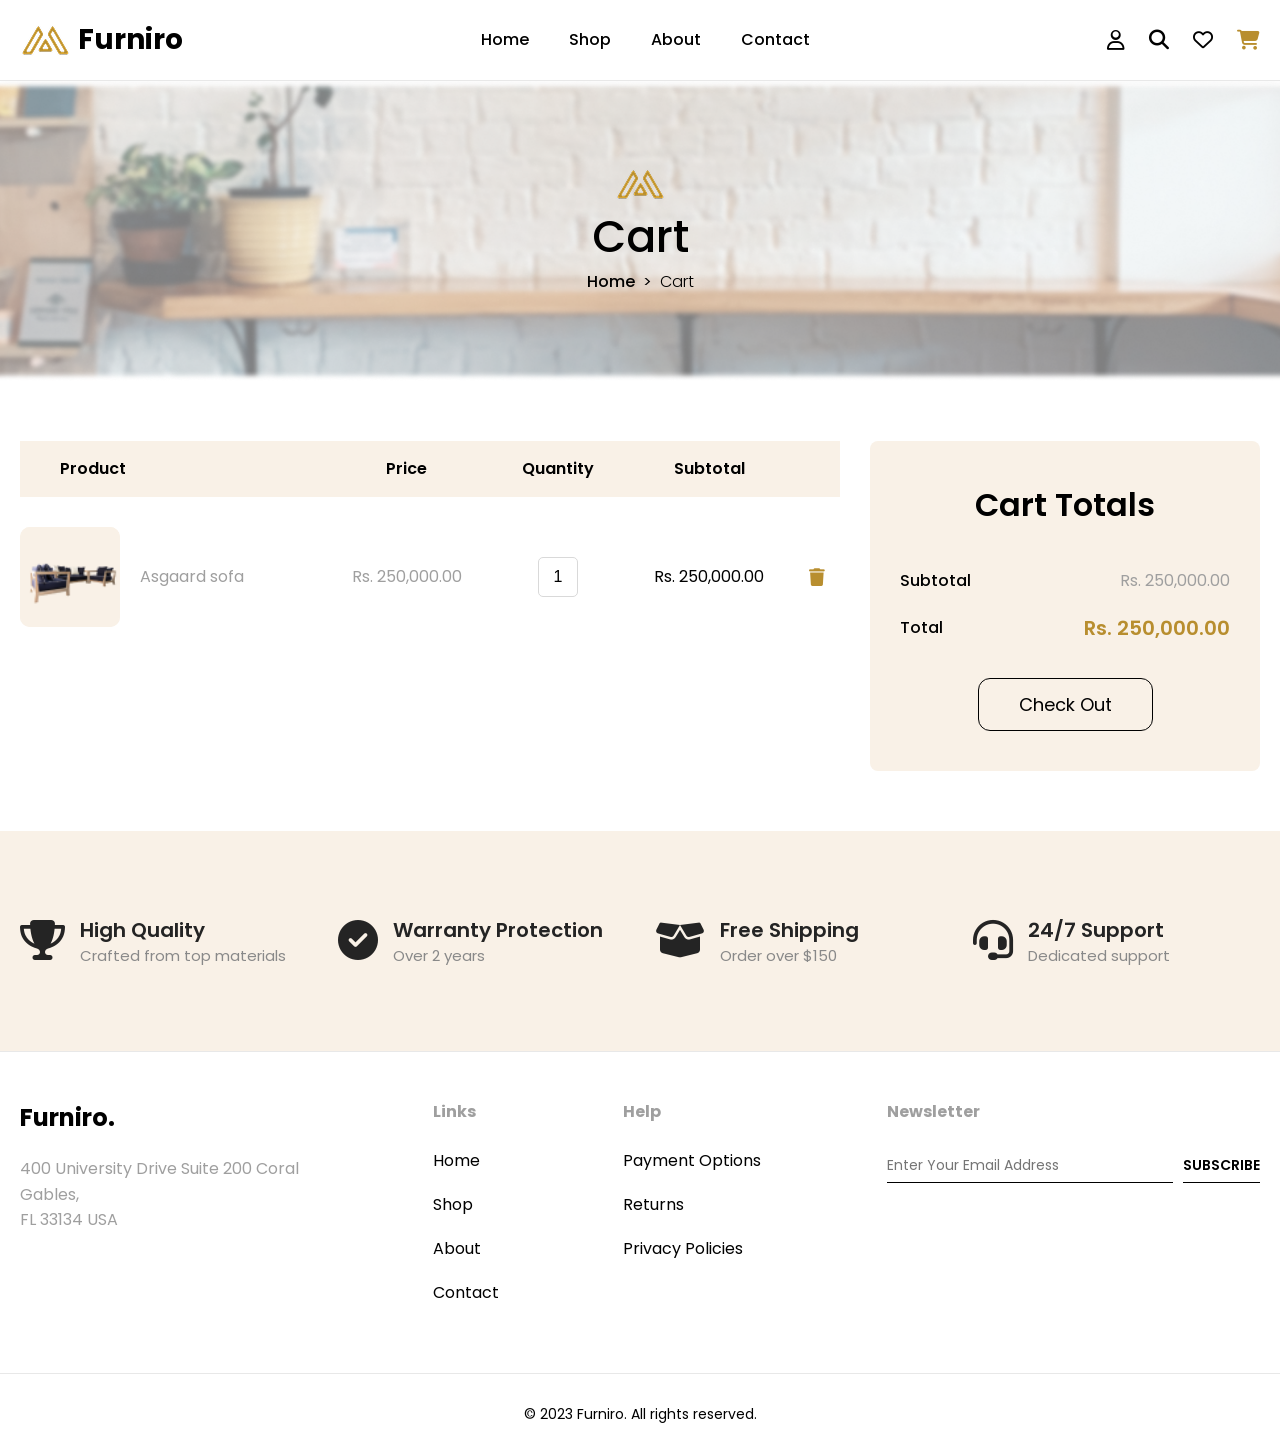
<file: Furniro-Assignment/cart.html>
<!DOCTYPE html>
<html lang="en">
<head>
    <meta charset="UTF-8">
    <meta name="viewport" content="width=device-width, initial-scale=1.0">
    <title>Furniro - Cart</title>
    <!-- Google Fonts & Font Awesome -->
    <link rel="preconnect" href="https://fonts.googleapis.com">
    <link rel="preconnect" href="https://fonts.gstatic.com" crossorigin>
    <link href="https://fonts.googleapis.com/css2?family=Poppins:wght@300;400;500;600;700&display=swap" rel="stylesheet">
    <link rel="stylesheet" href="https://cdnjs.cloudflare.com/ajax/libs/font-awesome/6.4.0/css/all.min.css">
    <link rel="stylesheet" href="./cart.css">
</head>
<body>

    <!-- NAVBAR -->
    <header class="header">
        <div class="container navbar-container">
            <a href="index.html" class="logo">
                <img src="./images/Meubel House_Logos-05 (1).png" alt="Furniro Logo" class="logo-img" onerror="this.remove();">
                <span class="logo-text">Furniro</span>
            </a>

            <nav class="desktop-nav" aria-label="Main Navigation">
                <a href="./index.html" class="nav-link">Home</a>
                <a href="./shop.html" class="nav-link">Shop</a>
                <a href="./product-detail.html" class="nav-link">About</a>
                <a href="./contact.html" class="nav-link">Contact</a>
            </nav>

            <div class="nav-icons">
                <button class="icon-btn" id="userBtn" aria-label="Account"><i class="fa-regular fa-user"></i></button>
                <button class="icon-btn" id="searchBtn" aria-label="Search"><i class="fa-solid fa-magnifying-glass"></i></button>
                <button class="icon-btn" id="wishlistBtn" aria-label="Wishlist"><i class="fa-regular fa-heart"></i></button>
                <a href="./cart.html" class="icon-btn active" id="cartBtn" aria-label="Shopping Cart" aria-current="page">
                    <i class="fa-solid fa-cart-shopping"></i>
                </a>
                <button class="hamburger" id="hamburgerBtn" aria-label="Toggle Mobile Menu" aria-expanded="false" aria-controls="mobileNav">
                    <i class="fa-solid fa-bars"></i>
                </button>
            </div>
        </div>

        <!-- Mobile Menu -->
        <nav class="mobile-nav" id="mobileNav" aria-label="Mobile Navigation" aria-hidden="true">
            <a href="./index.html" class="mobile-nav-link">Home</a>
            <a href="./shop.html" class="mobile-nav-link">Shop</a>
            <a href="./product-detail.html" class="mobile-nav-link">About</a>
            <a href="./contact.html" class="mobile-nav-link">Contact</a>
        </nav>
    </header>

    <main>
        <!-- HERO BANNER -->
        <section class="cart-hero">
            <div class="hero-content">
                <img src="./images/Meubel House_Logos-05 (1).png" alt="Furniro Logo" class="hero-logo-img" onerror="this.remove();">
                <h1 class="hero-title">Cart</h1>
                <div class="breadcrumb">
                    <a href="./index.html" class="breadcrumb-link">Home</a>
                    <span class="breadcrumb-separator">&gt;</span>
                    <span class="breadcrumb-current">Cart</span>
                </div>
            </div>
        </section>

        <!-- CART SECTION -->
        <section class="cart-section">
            <div class="container cart-container">

                <!-- CART TABLE AREA -->
                <div class="cart-table-wrapper">
                    <div class="cart-table-scroll">
                        <table class="cart-table" id="cartTable">
                            <thead>
                                <tr>
                                    <th class="th-product">Product</th>
                                    <th class="th-price">Price</th>
                                    <th class="th-quantity">Quantity</th>
                                    <th class="th-subtotal">Subtotal</th>
                                    <th class="th-action"></th>
                                </tr>
                            </thead>
                            <tbody>
                                <tr class="cart-item-row" id="cartRow">
                                    <td class="td-product" data-label="Product">
                                        <div class="product-info-cell">
                                            <div class="product-img-box">
                                                <img src="./images/pro3.png" alt="Asgaard sofa" class="cart-product-img">
                                            </div>
                                            <span class="product-title">Asgaard sofa</span>
                                        </div>
                                    </td>
                                    <td class="td-price" data-label="Price">Rs. 250,000.00</td>
                                    <td class="td-quantity" data-label="Quantity">
                                        <input type="number" id="itemQuantity" class="quantity-input" value="1" min="1" aria-label="Quantity">
                                    </td>
                                    <td class="td-subtotal" data-label="Subtotal" id="itemSubtotal">Rs. 250,000.00</td>
                                    <td class="td-action" data-label="">
                                        <button type="button" class="delete-btn" id="deleteBtn" aria-label="Delete product">
                                            <i class="fa-solid fa-trash"></i>
                                        </button>
                                    </td>
                                </tr>
                            </tbody>
                        </table>
                    </div>

                    <div class="empty-cart-msg hidden" id="emptyCartMsg">
                        Your cart is currently empty.
                    </div>
                </div>

                <!-- CART TOTALS CARD -->
                <div class="cart-totals-card">
                    <h2 class="totals-title">Cart Totals</h2>

                    <div class="totals-row">
                        <span class="totals-label">Subtotal</span>
                        <span class="totals-value subtotal-val" id="summarySubtotal">Rs. 250,000.00</span>
                    </div>

                    <div class="totals-row total-row">
                        <span class="totals-label">Total</span>
                        <span class="totals-value total-val" id="summaryTotal">Rs. 250,000.00</span>
                    </div>

                    <a href="./checkout.html" class="btn-checkout">Check Out</a>
                </div>

            </div>
        </section>

        <!-- FEATURES SECTION -->
        <section class="features-section">
            <div class="container features-container">
                <div class="feature-box">
                    <div class="feature-icon"><i class="fa-solid fa-trophy"></i></div>
                    <div class="feature-info">
                        <h3>High Quality</h3>
                        <p>Crafted from top materials</p>
                    </div>
                </div>
                <div class="feature-box">
                    <div class="feature-icon"><i class="fa-solid fa-circle-check"></i></div>
                    <div class="feature-info">
                        <h3>Warranty Protection</h3>
                        <p>Over 2 years</p>
                    </div>
                </div>
                <div class="feature-box">
                    <div class="feature-icon"><i class="fa-solid fa-box-open"></i></div>
                    <div class="feature-info">
                        <h3>Free Shipping</h3>
                        <p>Order over $150</p>
                    </div>
                </div>
                <div class="feature-box">
                    <div class="feature-icon"><i class="fa-solid fa-headset"></i></div>
                    <div class="feature-info">
                        <h3>24/7 Support</h3>
                        <p>Dedicated support</p>
                    </div>
                </div>
            </div>
        </section>
    </main>

    <!-- FOOTER -->
    <footer class="footer">
        <div class="container footer-container">
            <div class="footer-col">
                <h2 class="footer-logo">Furniro.</h2>
                <address class="footer-address">
                    400 University Drive Suite 200 Coral<br>Gables,<br>FL 33134 USA
                </address>
            </div>
            <div class="footer-col">
                <h4 class="footer-heading">Links</h4>
                <ul class="footer-links">
                    <li><a href="./index.html">Home</a></li>
                    <li><a href="./shop.html">Shop</a></li>
                    <li><a href="./product-detail.html">About</a></li>
                    <li><a href="./contact.html">Contact</a></li>
                </ul>
            </div>
            <div class="footer-col">
                <h4 class="footer-heading">Help</h4>
                <ul class="footer-links">
                    <li><a href="#">Payment Options</a></li>
                    <li><a href="#">Returns</a></li>
                    <li><a href="#">Privacy Policies</a></li>
                </ul>
            </div>
            <div class="footer-col">
                <h4 class="footer-heading">Newsletter</h4>
                <form class="newsletter-form" id="newsletterForm" novalidate>
                    <div class="input-wrapper">
                        <input type="email" id="newsletterEmail" placeholder="Enter Your Email Address" required>
                        <span class="error-msg" id="newsletterError"></span>
                    </div>
                    <button type="submit" class="newsletter-submit">SUBSCRIBE</button>
                </form>
            </div>
        </div>
        <div class="container footer-bottom">
            <p>&copy; 2023 Furniro. All rights reserved.</p>
        </div>
    </footer>

    <script src="./cart.js"></script>
</body>
</html>
</file>
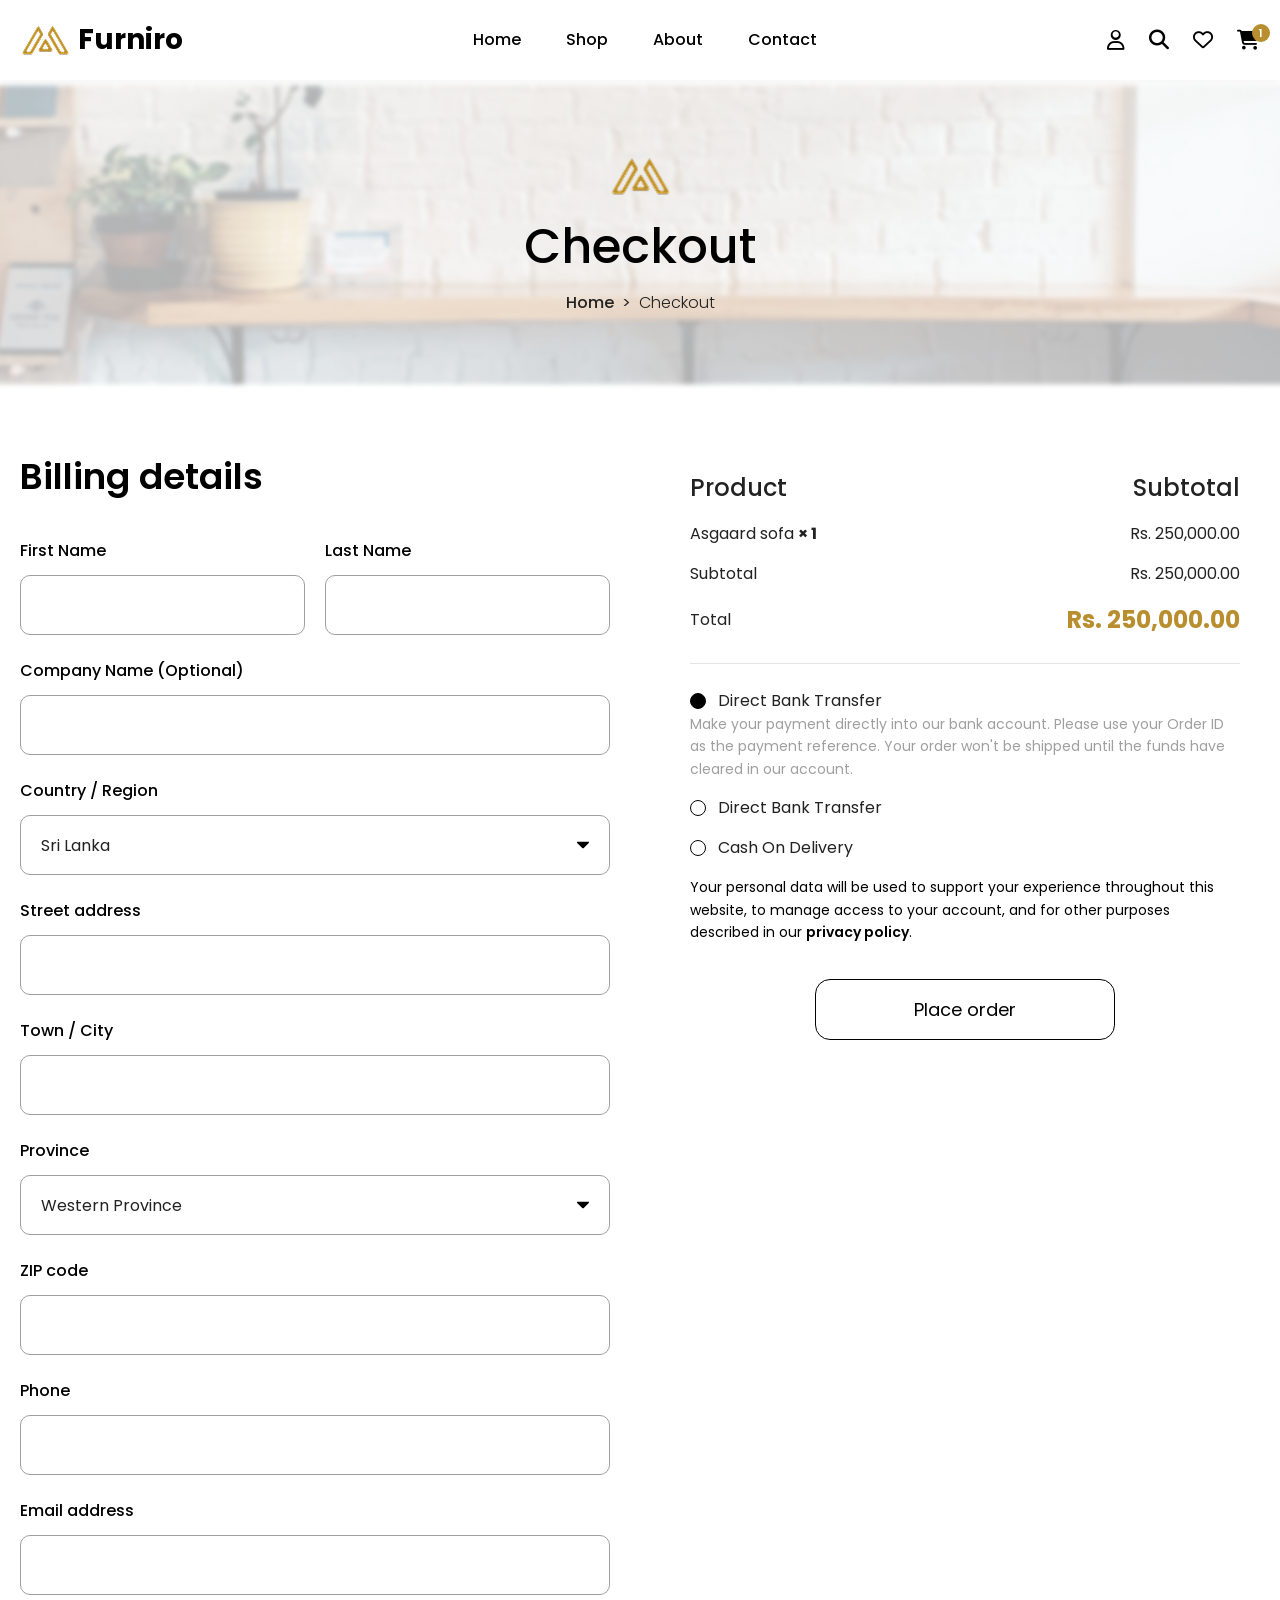
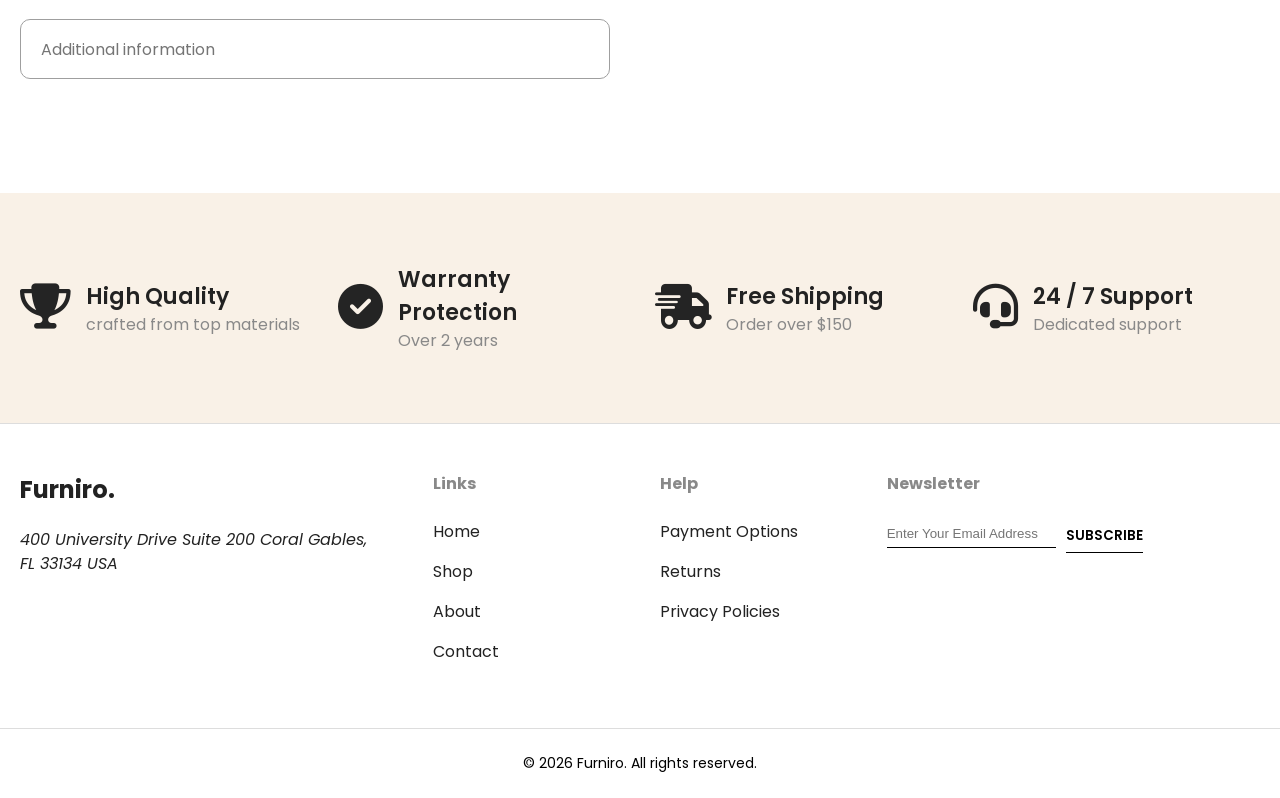
<file: Furniro-Assignment/checkout.html>
<!DOCTYPE html>
<html lang="en">
<head>
    <meta charset="UTF-8">
    <meta name="viewport" content="width=device-width, initial-scale=1.0">
    <title>Furniro - Checkout</title>
    <!-- Google Fonts -->
    <link rel="preconnect" href="https://fonts.googleapis.com">
    <link rel="preconnect" href="https://fonts.gstatic.com" crossorigin>
    <link href="https://fonts.googleapis.com/css2?family=Poppins:wght@300;400;500;600;700&display=swap" rel="stylesheet">
    <!-- Font Awesome Icons -->
    <link rel="stylesheet" href="https://cdnjs.cloudflare.com/ajax/libs/font-awesome/6.4.0/css/all.min.css">
    <!-- Stylesheet -->
    <link rel="stylesheet" href="./checkout.css">
</head>
<body>

    <!-- NAVBAR -->
    <header class="header">
        <div class="container navbar-container">
            <a href="index.html" class="logo">
                <img src="./images/Meubel House_Logos-05 (1).png" alt="Furniro Logo" class="logo-img">
                <span class="logo-text">Furniro</span>
            </a>

            <nav class="desktop-nav" aria-label="Main Navigation">
                <a href="./index.html" class="nav-link">Home</a>
                <a href="./shop.html" class="nav-link">Shop</a>
                <a href="./product-detail.html" class="nav-link">About</a>
                <a href="./contact.html" class="nav-link">Contact</a>
            </nav>

            <div class="nav-icons">
                <button class="icon-btn" id="userBtn" aria-label="Account"><i class="fa-regular fa-user"></i></button>
                <button class="icon-btn" id="searchBtn" aria-label="Search"><i class="fa-solid fa-magnifying-glass"></i></button>
                <button class="icon-btn" id="wishlistBtn" aria-label="Wishlist"><i class="fa-regular fa-heart"></i></button>
                <a href="./cart.html" class="icon-btn" id="cartBtn" aria-label="Shopping Cart">
                    <i class="fa-solid fa-cart-shopping"></i>
                    <span class="cart-count" id="cartCount">0</span>
                </a>
                <button class="hamburger" id="hamburgerBtn" aria-label="Toggle Mobile Menu">
                    <i class="fa-solid fa-bars"></i>
                </button>
            </div>
        </div>

        <!-- Mobile Navigation Menu -->
        <nav class="mobile-nav" id="mobileNav">
            <a href="./index.html" class="mobile-nav-link">Home</a>
            <a href="./shop.html" class="mobile-nav-link">Shop</a>
            <a href="./product-detail.html" class="mobile-nav-link">About</a>
            <a href="./contact.html" class="mobile-nav-link">Contact</a>
        </nav>
    </header>

    <!-- SEARCH MODAL -->
    <div class="search-modal" id="searchModal">
        <div class="search-box">
            <input type="text" id="modalSearchInput" placeholder="Search products...">
            <button id="closeSearchBtn" aria-label="Close Search"><i class="fa-solid fa-xmark"></i></button>
        </div>
    </div>

    <!-- MAIN CONTENT -->
    <main>
        <!-- HERO BANNER -->
        <section class="shop-hero">
            <div class="hero-overlay"></div>
            <div class="hero-content">
                <img src="./images/Meubel House_Logos-05 (1).png" alt="Furniro Logo" class="hero-logo-img">
                <h1 class="hero-title">Checkout</h1>
                <div class="breadcrumb">
                    <a href="./index.html" class="breadcrumb-link">Home</a>
                    <span class="breadcrumb-separator">&gt;</span>
                    <span class="breadcrumb-current">Checkout</span>
                </div>
            </div>
        </section>

        <!-- CHECKOUT SECTION -->
        <section class="checkout-section">
            <div class="container">
                
                <!-- ALERTS -->
                <div class="alert-box alert-success" id="successAlert" style="display: none;">
                    <h3>Order placed successfully!</h3>
                    <p>Thank you for your order. We have received your purchase details.</p>
                    <a href="./shop.html" class="btn-return-shop">Continue Shopping</a>
                </div>

                <div class="alert-box alert-empty" id="emptyCartAlert" style="display: none;">
                    <h3>Your cart is empty.</h3>
                    <p>Please add products to your cart before proceeding to checkout.</p>
                    <a href="./shop.html" class="btn-return-shop">Continue Shopping</a>
                </div>

                <!-- CHECKOUT FORM -->
                <form id="checkoutForm" class="checkout-layout" novalidate>
                    
                    <!-- BILLING DETAILS -->
                    <div class="billing-details">
                        <h2 class="section-heading">Billing details</h2>

                        <div class="form-row name-row">
                            <div class="form-group">
                                <label for="firstName">First Name</label>
                                <input type="text" id="firstName" name="firstName" required>
                                <span class="error-text" id="firstNameError"></span>
                            </div>
                            <div class="form-group">
                                <label for="lastName">Last Name</label>
                                <input type="text" id="lastName" name="lastName" required>
                                <span class="error-text" id="lastNameError"></span>
                            </div>
                        </div>

                        <div class="form-group">
                            <label for="companyName">Company Name (Optional)</label>
                            <input type="text" id="companyName" name="companyName">
                        </div>

                        <div class="form-group">
                            <label for="country">Country / Region</label>
                            <select id="country" name="country" required>
                                <option value="Sri Lanka" selected>Sri Lanka</option>
                                <option value="India">India</option>
                                <option value="Pakistan">Pakistan</option>
                                <option value="United States">United States</option>
                            </select>
                            <span class="error-text" id="countryError"></span>
                        </div>

                        <div class="form-group">
                            <label for="streetAddress">Street address</label>
                            <input type="text" id="streetAddress" name="streetAddress" required>
                            <span class="error-text" id="streetAddressError"></span>
                        </div>

                        <div class="form-group">
                            <label for="townCity">Town / City</label>
                            <input type="text" id="townCity" name="townCity" required>
                            <span class="error-text" id="townCityError"></span>
                        </div>

                        <div class="form-group">
                            <label for="province">Province</label>
                            <select id="province" name="province" required>
                                <option value="Western Province" selected>Western Province</option>
                                <option value="Central Province">Central Province</option>
                                <option value="Southern Province">Southern Province</option>
                                <option value="Northern Province">Northern Province</option>
                            </select>
                            <span class="error-text" id="provinceError"></span>
                        </div>

                        <div class="form-group">
                            <label for="zipCode">ZIP code</label>
                            <input type="text" id="zipCode" name="zipCode" required>
                            <span class="error-text" id="zipCodeError"></span>
                        </div>

                        <div class="form-group">
                            <label for="phone">Phone</label>
                            <input type="tel" id="phone" name="phone" required>
                            <span class="error-text" id="phoneError"></span>
                        </div>

                        <div class="form-group">
                            <label for="email">Email address</label>
                            <input type="email" id="email" name="email" required>
                            <span class="error-text" id="emailError"></span>
                        </div>

                        <div class="form-group">
                            <input type="text" id="additionalInfo" name="additionalInfo" placeholder="Additional information">
                        </div>
                    </div>

                    <!-- ORDER SUMMARY -->
                    <div class="order-summary-box">
                        <div class="summary-table">
                            <div class="summary-header">
                                <span class="header-product">Product</span>
                                <span class="header-subtotal">Subtotal</span>
                            </div>

                            <div class="summary-items" id="summaryItems"></div>

                            <div class="summary-row subtotal-row">
                                <span class="label">Subtotal</span>
                                <span class="value" id="orderSubtotal">Rs. 0.00</span>
                            </div>

                            <div class="summary-row total-row">
                                <span class="label">Total</span>
                                <span class="value total-val" id="orderTotal">Rs. 0.00</span>
                            </div>
                        </div>

                        <hr class="summary-divider">

                        <!-- PAYMENT SECTION -->
                        <div class="payment-section">
                            <div class="payment-option">
                                <label class="radio-container">
                                    <input type="radio" name="paymentMethod" value="bank" checked>
                                    <span class="radio-mark"></span>
                                    <span class="payment-title dark-title">Direct Bank Transfer</span>
                                </label>
                                <p class="payment-description" id="bankDesc">
                                    Make your payment directly into our bank account. Please use your Order ID as the payment reference. Your order won't be shipped until the funds have cleared in our account.
                                </p>
                            </div>

                            <div class="payment-option">
                                <label class="radio-container">
                                    <input type="radio" name="paymentMethod" value="bank2">
                                    <span class="radio-mark"></span>
                                    <span class="payment-title muted-title">Direct Bank Transfer</span>
                                </label>
                            </div>

                            <div class="payment-option">
                                <label class="radio-container">
                                    <input type="radio" name="paymentMethod" value="cod">
                                    <span class="radio-mark"></span>
                                    <span class="payment-title muted-title">Cash On Delivery</span>
                                </label>
                            </div>

                            <p class="privacy-notice">
                                Your personal data will be used to support your experience throughout this website, to manage access to your account, and for other purposes described in our <a href="#" class="privacy-link">privacy policy</a>.
                            </p>

                            <div class="place-order-wrapper">
                                <button type="submit" class="btn-place-order">Place order</button>
                            </div>
                        </div>

                    </div>
                </form>

            </div>
        </section>

        <!-- FEATURES SECTION -->
        <section class="features-section">
            <div class="container features-container">
                <div class="feature-box">
                    <div class="feature-icon"><i class="fa-solid fa-trophy"></i></div>
                    <div class="feature-info">
                        <h3>High Quality</h3>
                        <p>crafted from top materials</p>
                    </div>
                </div>
                <div class="feature-box">
                    <div class="feature-icon"><i class="fa-solid fa-circle-check"></i></div>
                    <div class="feature-info">
                        <h3>Warranty Protection</h3>
                        <p>Over 2 years</p>
                    </div>
                </div>
                <div class="feature-box">
                    <div class="feature-icon"><i class="fa-solid fa-truck-fast"></i></div>
                    <div class="feature-info">
                        <h3>Free Shipping</h3>
                        <p>Order over $150</p>
                    </div>
                </div>
                <div class="feature-box">
                    <div class="feature-icon"><i class="fa-solid fa-headset"></i></div>
                    <div class="feature-info">
                        <h3>24 / 7 Support</h3>
                        <p>Dedicated support</p>
                    </div>
                </div>
            </div>
        </section>
    </main>

    <!-- FOOTER -->
    <footer class="footer">
        <div class="container footer-container">
            <div class="footer-col brand-col">
                <h2 class="footer-logo">Furniro.</h2>
                <address class="footer-address">
                    400 University Drive Suite 200 Coral Gables,<br>
                    FL 33134 USA
                </address>
            </div>
            <div class="footer-col">
                <h4 class="footer-heading">Links</h4>
                <ul class="footer-links">
                    <li><a href="./index.html">Home</a></li>
                    <li><a href="./shop.html">Shop</a></li>
                    <li><a href="./product-detail.html">About</a></li>
                    <li><a href="./contact.html">Contact</a></li>
                </ul>
            </div>
            <div class="footer-col">
                <h4 class="footer-heading">Help</h4>
                <ul class="footer-links">
                    <li><a href="#">Payment Options</a></li>
                    <li><a href="#">Returns</a></li>
                    <li><a href="#">Privacy Policies</a></li>
                </ul>
            </div>
            <div class="footer-col newsletter-col">
                <h4 class="footer-heading">Newsletter</h4>
                <form class="newsletter-form" id="newsletterForm" novalidate>
                    <div class="input-wrapper">
                        <input type="email" id="newsletterEmail" placeholder="Enter Your Email Address" required>
                        <span class="error-msg" id="newsletterError"></span>
                    </div>
                    <button type="submit" class="newsletter-submit">SUBSCRIBE</button>
                </form>
            </div>
        </div>
        <div class="container footer-bottom">
            <p>&copy; 2026 Furniro. All rights reserved.</p>
        </div>
    </footer>

    <script src="./checkout.js"></script>
</body>
</html>
</file>
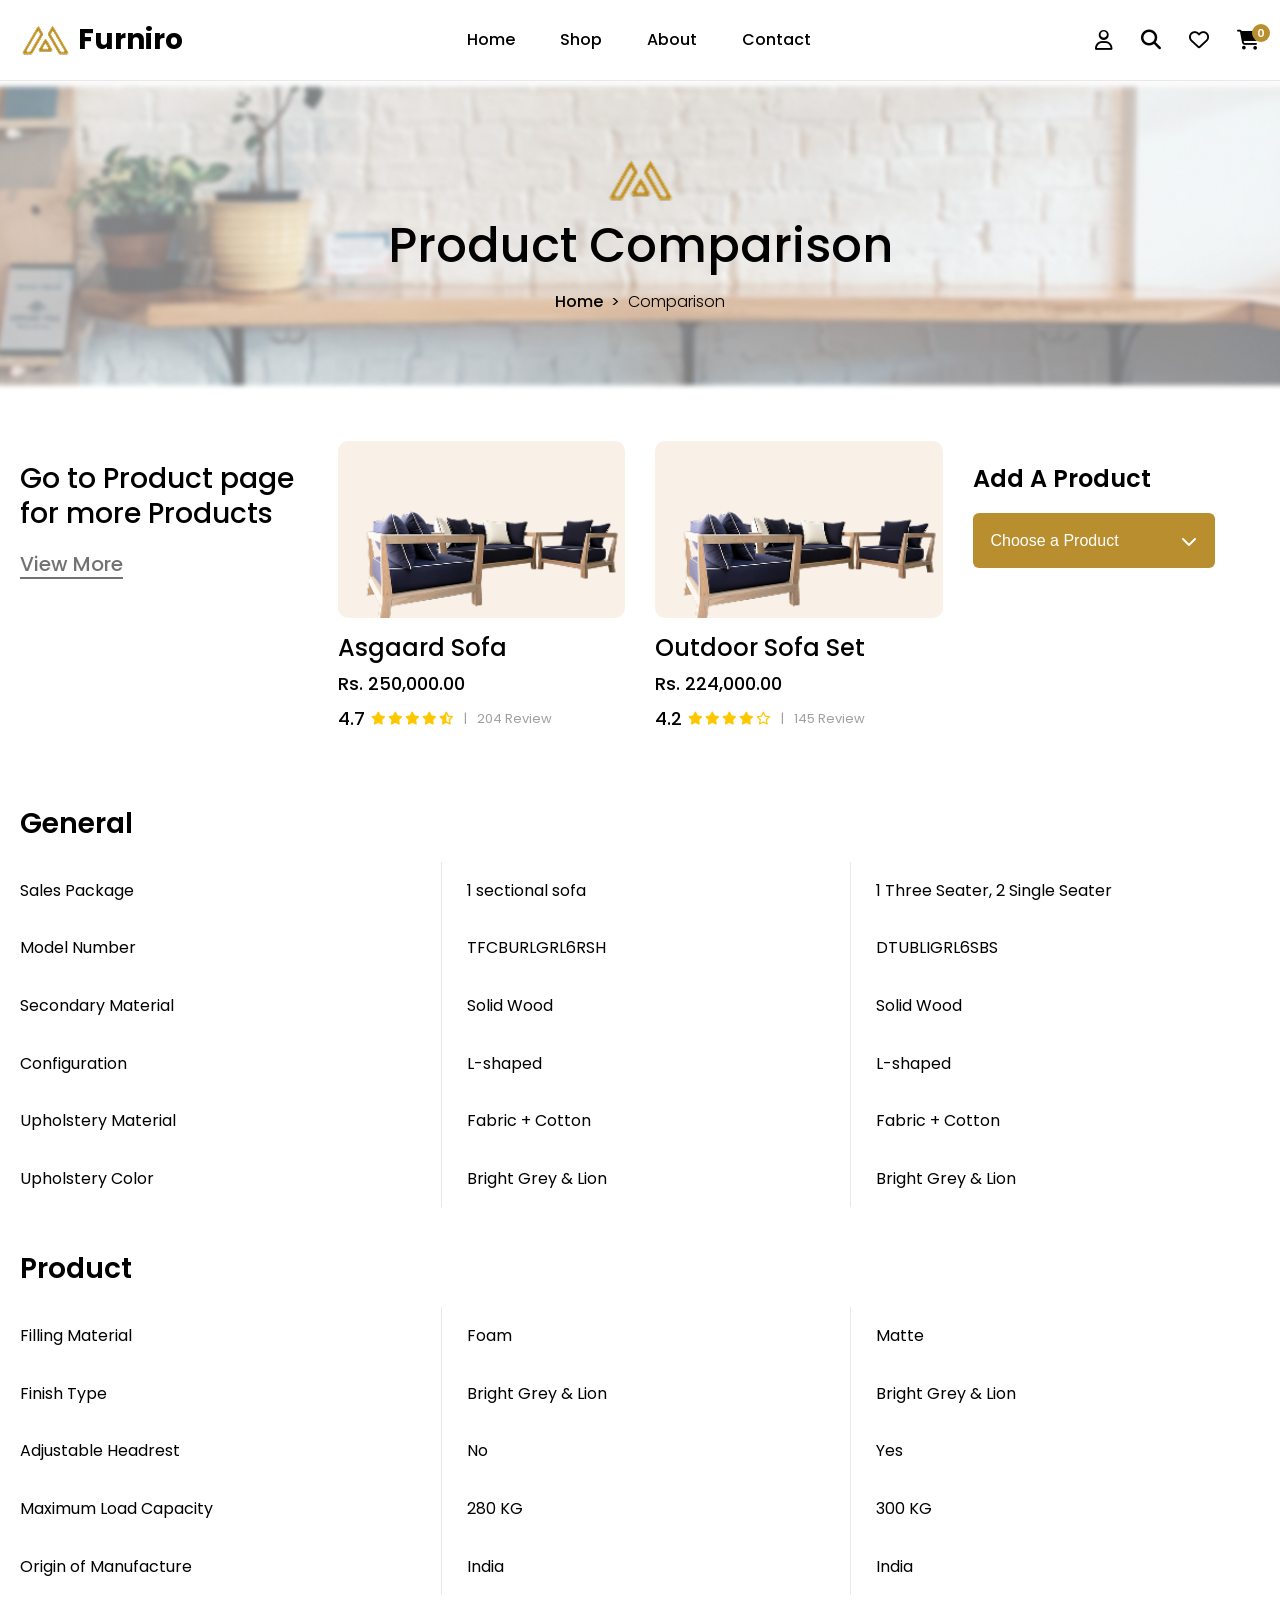
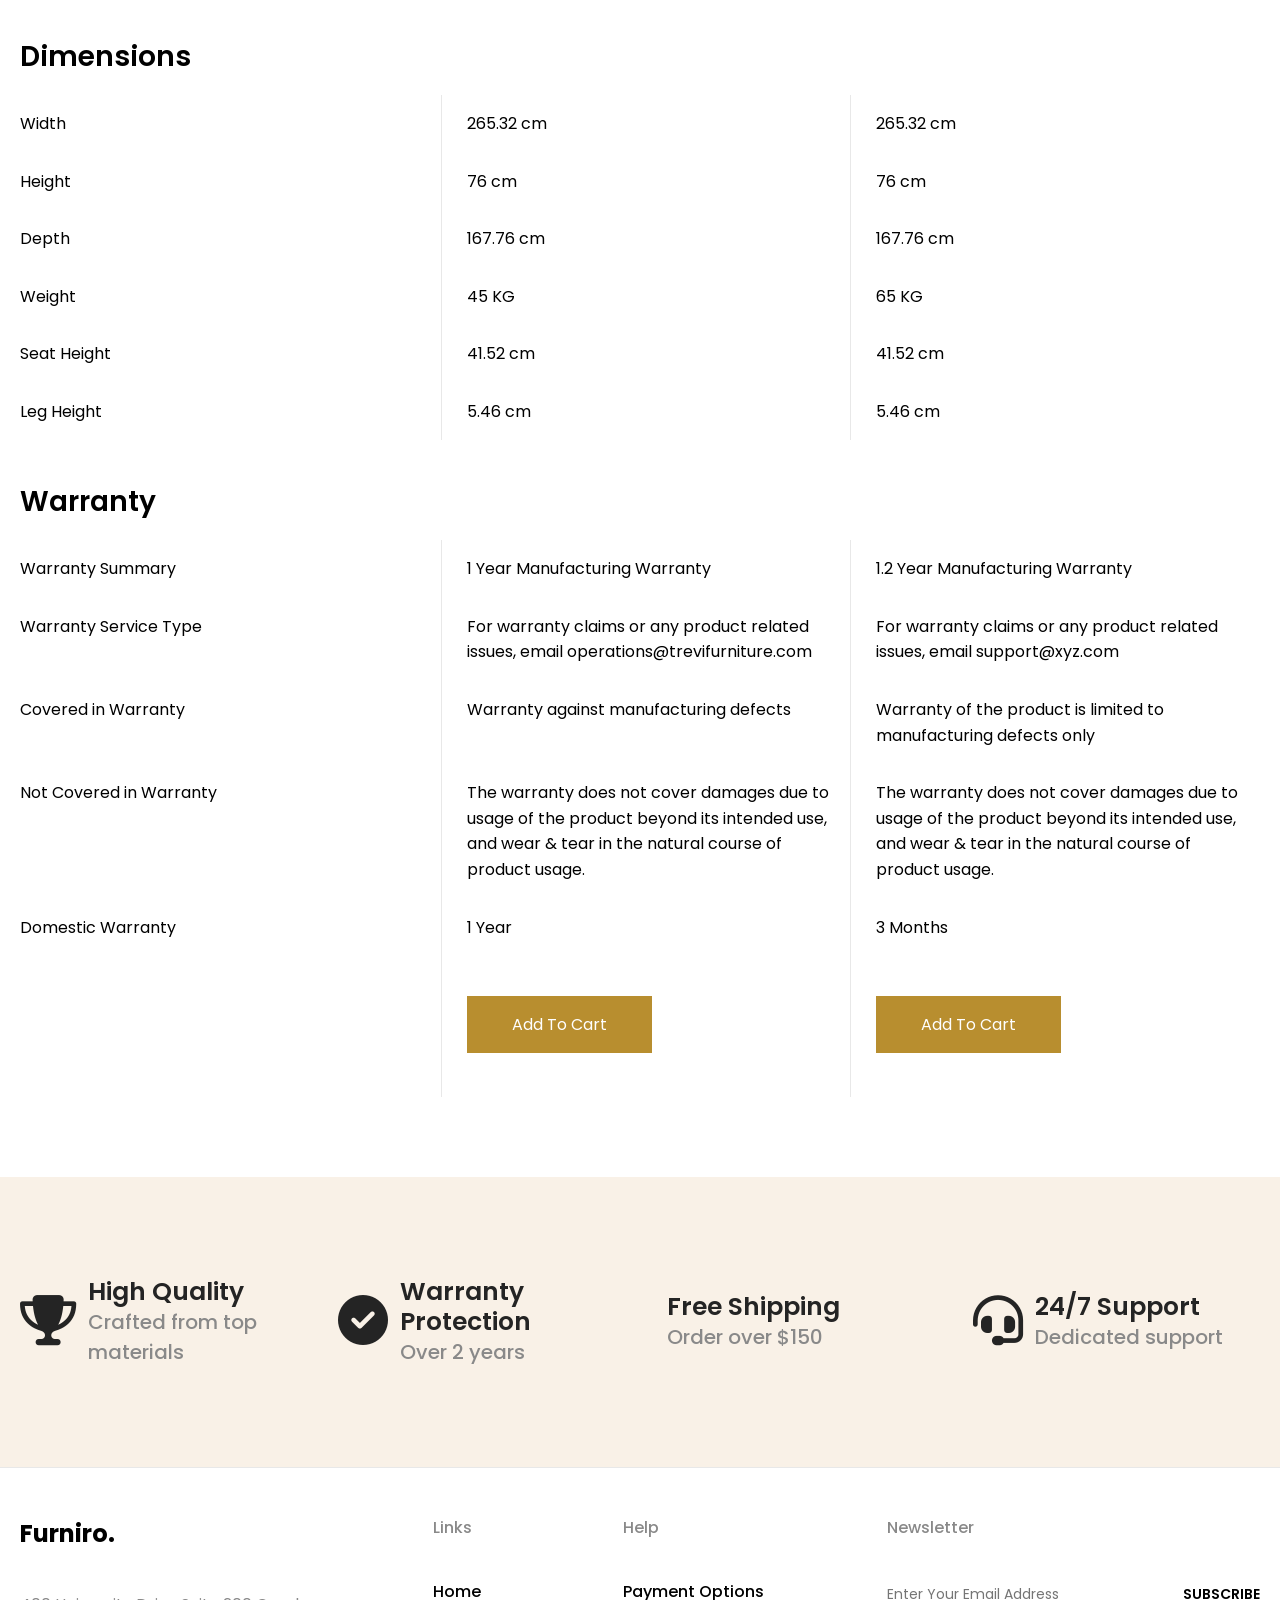
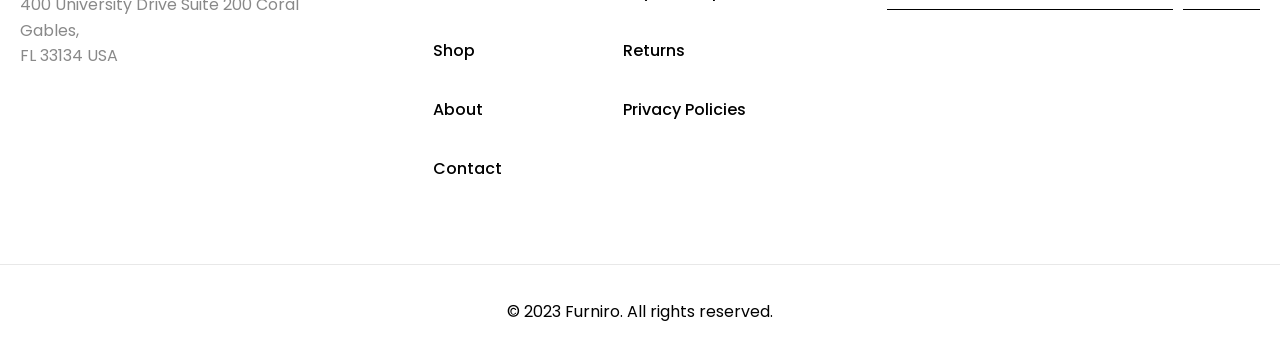
<file: Furniro-Assignment/comparison.html>
<!DOCTYPE html>
<html lang="en">
<head>
    <meta charset="UTF-8">
    <meta name="viewport" content="width=device-width, initial-scale=1.0">
    <title>Furniro - Product Comparison</title>
    <!-- Google Fonts -->
    <link rel="preconnect" href="https://fonts.googleapis.com">
    <link rel="preconnect" href="https://fonts.gstatic.com" crossorigin>
    <link href="https://fonts.googleapis.com/css2?family=Poppins:ital,wght@0,300;0,400;0,500;0,600;0,700;1,400&display=swap" rel="stylesheet">
    <!-- Font Awesome Icons -->
    <link rel="stylesheet" href="https://cdnjs.cloudflare.com/ajax/libs/font-awesome/6.4.0/css/all.min.css">
    <!-- Stylesheet -->
    <link rel="stylesheet" href="./comparison.css">
</head>
<body>

    <!-- NAVBAR -->
    <header class="header">
        <div class="container navbar-container">
            <a href="index.html" class="logo">
                <img src="./images/Meubel House_Logos-05 (1).png" alt="Furniro Logo" class="logo-img" onerror="this.remove();">
                <span class="logo-text">Furniro</span>
            </a>

            <nav class="desktop-nav" aria-label="Main Navigation">
                <a href="./index.html" class="nav-link">Home</a>
                <a href="./shop.html" class="nav-link">Shop</a>
                <a href="./product-detail.html" class="nav-link">About</a>
                <a href="./contact.html" class="nav-link">Contact</a>
            </nav>

            <div class="nav-icons">
                <button class="icon-btn" id="userBtn" aria-label="Account"><i class="fa-regular fa-user"></i></button>
                <button class="icon-btn" id="searchBtn" aria-label="Search"><i class="fa-solid fa-magnifying-glass"></i></button>
                <button class="icon-btn" id="wishlistBtn" aria-label="Wishlist"><i class="fa-regular fa-heart"></i></button>
                <a href="./cart.html" class="icon-btn" id="cartBtn" aria-label="Shopping Cart">
                    <i class="fa-solid fa-cart-shopping"></i>
                    <span class="cart-count" id="cartCount">0</span>
                </a>
                <button class="hamburger" id="hamburgerBtn" aria-label="Toggle Menu" aria-expanded="false" aria-controls="mobileNav">
                    <i class="fa-solid fa-bars"></i>
                </button>
            </div>
        </div>

        <!-- Mobile Navigation Menu -->
        <nav class="mobile-nav" id="mobileNav" aria-label="Mobile Navigation" aria-hidden="true">
            <a href="./index.html" class="mobile-nav-link">Home</a>
            <a href="./shop.html" class="mobile-nav-link">Shop</a>
            <a href="./product-detail.html" class="mobile-nav-link">About</a>
            <a href="./contact.html" class="mobile-nav-link">Contact</a>
        </nav>
    </header>

    <!-- MAIN CONTENT -->
    <main>
        <!-- HERO / BANNER SECTION -->
        <section class="hero-banner">
            <img src="./images/pro_com.png" alt="Product Comparison" class="hero-bg-img">
            <div class="hero-content">
                <div class="hero-logo-wrapper">
                    <img src="./images/Meubel House_Logos-05 (1).png" alt="Furniro Logo" class="hero-logo-img" onerror="this.remove();">
                </div>
                <h1 class="hero-title">Product Comparison</h1>
                <div class="breadcrumb">
                    <a href="./index.html" class="breadcrumb-link">Home</a>
                    <span class="breadcrumb-separator">&gt;</span>
                    <span class="breadcrumb-current">Comparison</span>
                </div>
            </div>
        </section>

        <!-- PRODUCT SELECTION SECTION -->
        <section class="product-selection-section">
            <div class="container selection-container">

                <!-- COLUMN 1: GO TO PRODUCT PAGE -->
                <div class="selection-col intro-col">
                    <h2 class="intro-heading">Go to Product page for more Products</h2>
                    <a href="./shop.html" class="view-more-link">View More</a>
                </div>

                <!-- COLUMN 2: PRODUCT 1 -->
                <div class="selection-col product-card">
                    <div class="product-img-box">
                        <img src="./images/Outdoor sofa set 1.png" alt="Asgaard sofa" class="product-img">
                    </div>
                    <h3 class="product-name">Asgaard Sofa</h3>
                    <p class="product-price">Rs. 250,000.00</p>
                    <div class="product-rating">
                        <span class="rating-num">4.7</span>
                        <div class="stars" aria-hidden="true">
                            <i class="fa-solid fa-star"></i>
                            <i class="fa-solid fa-star"></i>
                            <i class="fa-solid fa-star"></i>
                            <i class="fa-solid fa-star"></i>
                            <i class="fa-solid fa-star-half-stroke"></i>
                        </div>
                        <span class="rating-divider">|</span>
                        <span class="review-count">204 Review</span>
                    </div>
                </div>

                <!-- COLUMN 3: PRODUCT 2 -->
                <div class="selection-col product-card">
                    <div class="product-img-box">
                        <img src="./images/Outdoor sofa set 1.png" alt="Outdoor Sofa Set" class="product-img">
                    </div>
                    <h3 class="product-name">Outdoor Sofa Set</h3>
                    <p class="product-price">Rs. 224,000.00</p>
                    <div class="product-rating">
                        <span class="rating-num">4.2</span>
                        <div class="stars" aria-hidden="true">
                            <i class="fa-solid fa-star"></i>
                            <i class="fa-solid fa-star"></i>
                            <i class="fa-solid fa-star"></i>
                            <i class="fa-solid fa-star"></i>
                            <i class="fa-regular fa-star"></i>
                        </div>
                        <span class="rating-divider">|</span>
                        <span class="review-count">145 Review</span>
                    </div>
                </div>

                <!-- COLUMN 4: ADD A PRODUCT -->
                <div class="selection-col add-product-col">
                    <h3 class="add-title">Add A Product</h3>
                    <div class="select-wrapper">
                        <select id="productSelect" class="product-select" aria-label="Choose a Product">
                            <option value="" disabled selected>Choose a Product</option>
                            <option value="asgaard">Asgaard Sofa</option>
                            <option value="outdoor">Outdoor Sofa Set</option>
                            <option value="syltherine">Syltherine</option>
                            <option value="leviosa">Leviosa</option>
                            <option value="lolito">Lolito</option>
                            <option value="respira">Respira</option>
                        </select>
                        <i class="fa-solid fa-chevron-down select-arrow" aria-hidden="true"></i>
                    </div>
                </div>

            </div>
        </section>

        <!-- PRODUCT COMPARISON TABLE -->
        <section class="comparison-table-section">
            <div class="container">
                <div class="table-scroll-wrapper">
                    <table class="comparison-table">
                        <colgroup>
                            <col class="col-features">
                            <col class="col-product1">
                            <col class="col-product2">
                        </colgroup>

                        <!-- GENERAL SECTION -->
                        <tbody>
                            <tr class="section-header-row">
                                <td colspan="3"><h2>General</h2></td>
                            </tr>
                            <tr>
                                <td class="feature-label">Sales Package</td>
                                <td>1 sectional sofa</td>
                                <td>1 Three Seater, 2 Single Seater</td>
                            </tr>
                            <tr>
                                <td class="feature-label">Model Number</td>
                                <td>TFCBURLGRL6RSH</td>
                                <td>DTUBLIGRL6SBS</td>
                            </tr>
                            <tr>
                                <td class="feature-label">Secondary Material</td>
                                <td>Solid Wood</td>
                                <td>Solid Wood</td>
                            </tr>
                            <tr>
                                <td class="feature-label">Configuration</td>
                                <td>L-shaped</td>
                                <td>L-shaped</td>
                            </tr>
                            <tr>
                                <td class="feature-label">Upholstery Material</td>
                                <td>Fabric + Cotton</td>
                                <td>Fabric + Cotton</td>
                            </tr>
                            <tr>
                                <td class="feature-label">Upholstery Color</td>
                                <td>Bright Grey &amp; Lion</td>
                                <td>Bright Grey &amp; Lion</td>
                            </tr>
                        </tbody>

                        <!-- PRODUCT SECTION -->
                        <tbody>
                            <tr class="section-header-row">
                                <td colspan="3"><h2>Product</h2></td>
                            </tr>
                            <tr>
                                <td class="feature-label">Filling Material</td>
                                <td>Foam</td>
                                <td>Matte</td>
                            </tr>
                            <tr>
                                <td class="feature-label">Finish Type</td>
                                <td>Bright Grey &amp; Lion</td>
                                <td>Bright Grey &amp; Lion</td>
                            </tr>
                            <tr>
                                <td class="feature-label">Adjustable Headrest</td>
                                <td>No</td>
                                <td>Yes</td>
                            </tr>
                            <tr>
                                <td class="feature-label">Maximum Load Capacity</td>
                                <td>280 KG</td>
                                <td>300 KG</td>
                            </tr>
                            <tr>
                                <td class="feature-label">Origin of Manufacture</td>
                                <td>India</td>
                                <td>India</td>
                            </tr>
                        </tbody>

                        <!-- DIMENSIONS SECTION -->
                        <tbody>
                            <tr class="section-header-row">
                                <td colspan="3"><h2>Dimensions</h2></td>
                            </tr>
                            <tr>
                                <td class="feature-label">Width</td>
                                <td>265.32 cm</td>
                                <td>265.32 cm</td>
                            </tr>
                            <tr>
                                <td class="feature-label">Height</td>
                                <td>76 cm</td>
                                <td>76 cm</td>
                            </tr>
                            <tr>
                                <td class="feature-label">Depth</td>
                                <td>167.76 cm</td>
                                <td>167.76 cm</td>
                            </tr>
                            <tr>
                                <td class="feature-label">Weight</td>
                                <td>45 KG</td>
                                <td>65 KG</td>
                            </tr>
                            <tr>
                                <td class="feature-label">Seat Height</td>
                                <td>41.52 cm</td>
                                <td>41.52 cm</td>
                            </tr>
                            <tr>
                                <td class="feature-label">Leg Height</td>
                                <td>5.46 cm</td>
                                <td>5.46 cm</td>
                            </tr>
                        </tbody>

                        <!-- WARRANTY SECTION -->
                        <tbody>
                            <tr class="section-header-row">
                                <td colspan="3"><h2>Warranty</h2></td>
                            </tr>
                            <tr>
                                <td class="feature-label">Warranty Summary</td>
                                <td>1 Year Manufacturing Warranty</td>
                                <td>1.2 Year Manufacturing Warranty</td>
                            </tr>
                            <tr>
                                <td class="feature-label">Warranty Service Type</td>
                                <td>For warranty claims or any product related issues, email operations@trevifurniture.com</td>
                                <td>For warranty claims or any product related issues, email support@xyz.com</td>
                            </tr>
                            <tr>
                                <td class="feature-label">Covered in Warranty</td>
                                <td>Warranty against manufacturing defects</td>
                                <td>Warranty of the product is limited to manufacturing defects only</td>
                            </tr>
                            <tr>
                                <td class="feature-label">Not Covered in Warranty</td>
                                <td>The warranty does not cover damages due to usage of the product beyond its intended use, and wear &amp; tear in the natural course of product usage.</td>
                                <td>The warranty does not cover damages due to usage of the product beyond its intended use, and wear &amp; tear in the natural course of product usage.</td>
                            </tr>
                            <tr>
                                <td class="feature-label">Domestic Warranty</td>
                                <td>1 Year</td>
                                <td>3 Months</td>
                            </tr>
                            <!-- ADD TO CART BUTTON ROW -->
                            <tr class="action-row">
                                <td></td>
                                <td>
                                    <button type="button" class="btn-add-cart" id="btnCartProduct1">Add To Cart</button>
                                    <div class="cart-msg" id="msgProduct1" role="status"></div>
                                </td>
                                <td>
                                    <button type="button" class="btn-add-cart" id="btnCartProduct2">Add To Cart</button>
                                    <div class="cart-msg" id="msgProduct2" role="status"></div>
                                </td>
                            </tr>
                        </tbody>

                    </table>
                </div>
            </div>
        </section>

        <!-- FEATURES / BENEFITS SECTION -->
        <section class="features-section">
            <div class="container features-container">
                <div class="feature-box">
                    <div class="feature-icon"><i class="fa-solid fa-trophy"></i></div>
                    <div class="feature-info">
                        <h3>High Quality</h3>
                        <p>Crafted from top materials</p>
                    </div>
                </div>
                <div class="feature-box">
                    <div class="feature-icon"><i class="fa-solid fa-circle-check"></i></div>
                    <div class="feature-info">
                        <h3>Warranty Protection</h3>
                        <p>Over 2 years</p>
                    </div>
                </div>
                <div class="feature-box">
                    <div class="feature-icon"><i class="fa-solid fa-hand-holding-box"></i></div>
                    <div class="feature-info">
                        <h3>Free Shipping</h3>
                        <p>Order over $150</p>
                    </div>
                </div>
                <div class="feature-box">
                    <div class="feature-icon"><i class="fa-solid fa-headset"></i></div>
                    <div class="feature-info">
                        <h3>24/7 Support</h3>
                        <p>Dedicated support</p>
                    </div>
                </div>
            </div>
        </section>
    </main>

    <!-- FOOTER -->
    <footer class="footer">
        <div class="container footer-container">
            <div class="footer-col brand-col">
                <h2 class="footer-logo">Furniro.</h2>
                <address class="footer-address">
                    400 University Drive Suite 200 Coral<br>Gables,<br>FL 33134 USA
                </address>
            </div>
            <div class="footer-col">
                <h4 class="footer-heading">Links</h4>
                <ul class="footer-links">
                    <li><a href="./index.html">Home</a></li>
                    <li><a href="./shop.html">Shop</a></li>
                    <li><a href="./product-detail.html">About</a></li>
                    <li><a href="./contact.html">Contact</a></li>
                </ul>
            </div>
            <div class="footer-col">
                <h4 class="footer-heading">Help</h4>
                <ul class="footer-links">
                    <li><a href="#">Payment Options</a></li>
                    <li><a href="#">Returns</a></li>
                    <li><a href="#">Privacy Policies</a></li>
                </ul>
            </div>
            <div class="footer-col newsletter-col">
                <h4 class="footer-heading">Newsletter</h4>
                <form class="newsletter-form" id="newsletterForm" novalidate>
                    <div class="input-wrapper">
                        <input type="email" id="newsletterEmail" placeholder="Enter Your Email Address" required>
                        <span class="error-msg" id="newsletterError"></span>
                    </div>
                    <button type="submit" class="newsletter-submit">SUBSCRIBE</button>
                </form>
            </div>
        </div>
        <div class="container footer-bottom">
            <p>&copy; 2023 Furniro. All rights reserved.</p>
        </div>
    </footer>

    <!-- Script JS -->
    <script src="./comparison.js"></script>
</body>
</html>
</file>
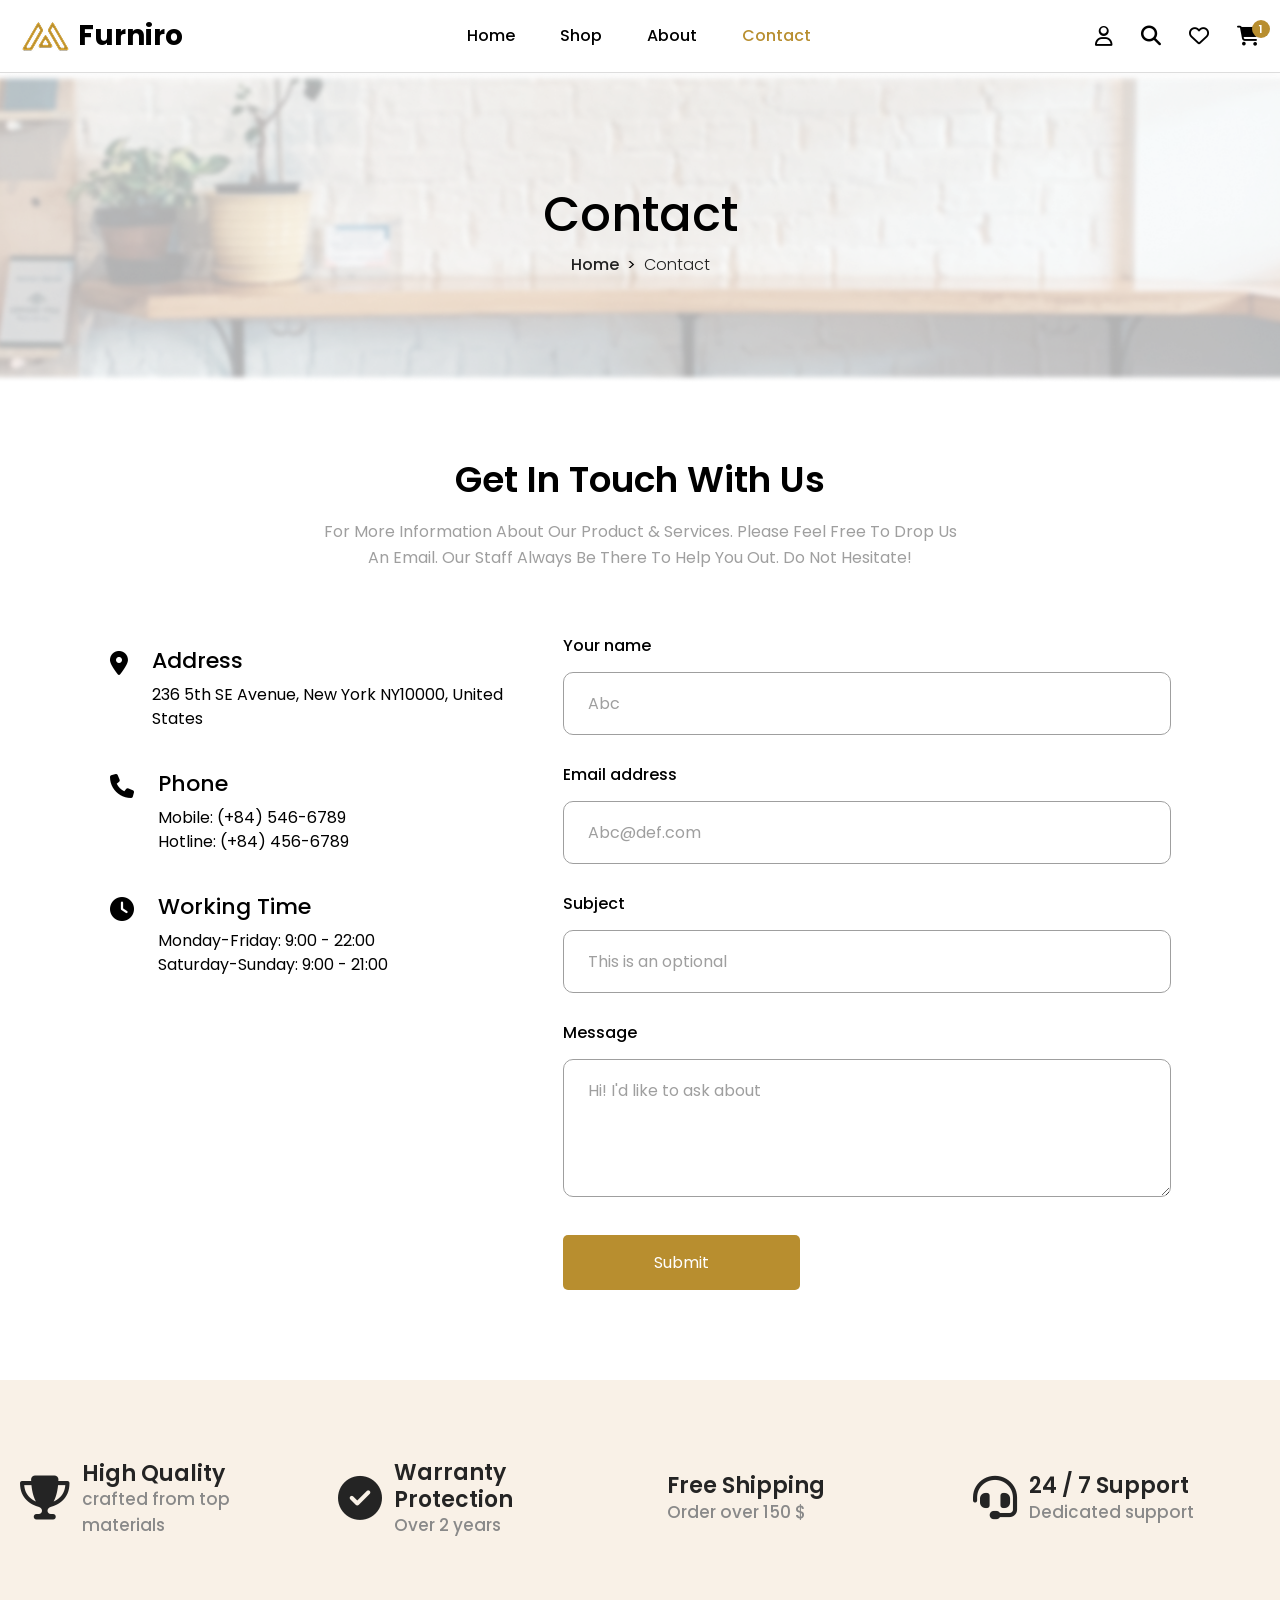
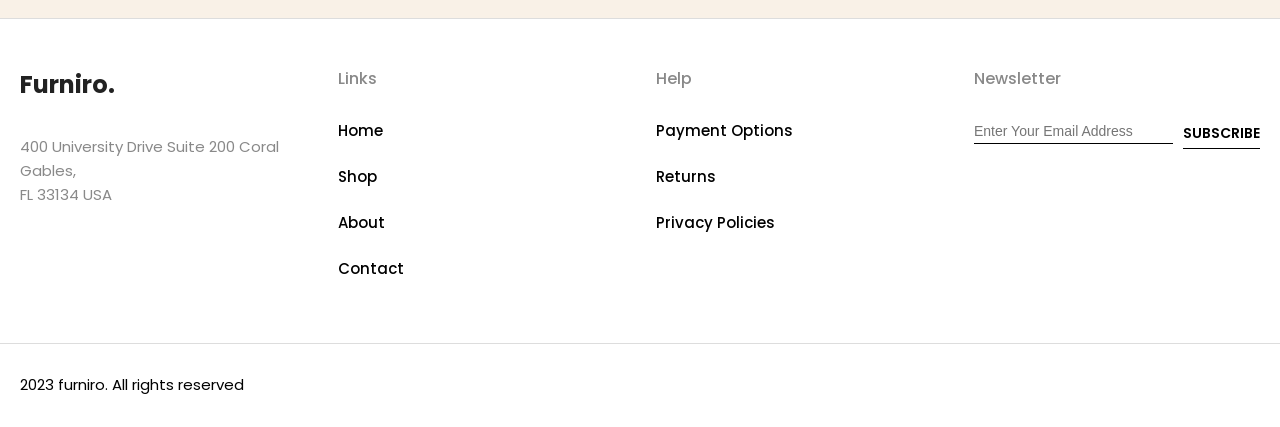
<file: Furniro-Assignment/contact.html>
<!DOCTYPE html>
<html lang="en">
<head>
    <meta charset="UTF-8">
    <meta name="viewport" content="width=device-width, initial-scale=1.0">
    <title>Furniro - Contact</title>
    <link rel="preconnect" href="https://fonts.googleapis.com">
    <link rel="preconnect" href="https://fonts.gstatic.com" crossorigin>
    <link href="https://fonts.googleapis.com/css2?family=Poppins:ital,wght@0,300;0,400;0,500;0,600;0,700;1,400&display=swap" rel="stylesheet">
    <link rel="stylesheet" href="https://cdnjs.cloudflare.com/ajax/libs/font-awesome/6.4.0/css/all.min.css">
    <link rel="stylesheet" href="./contact.css">
</head>
<body>

    <header class="header">
        <div class="container navbar-container">
            <a href="index.html" class="logo">
                <img src="./images/Meubel House_Logos-05 (1).png" alt="Furniro Logo" class="logo-img">
                <span class="logo-text">Furniro</span>
            </a>

            <nav class="desktop-nav" aria-label="Main Navigation">
                <a href="./index.html" class="nav-link">Home</a>
                <a href="./shop.html" class="nav-link">Shop</a>
                <a href="./product-detail.html" class="nav-link">About</a>
                <a href="./contact.html" class="nav-link active">Contact</a>
            </nav>

            <div class="nav-icons">
                <button class="icon-btn" id="userBtn" aria-label="Account"><i class="fa-regular fa-user"></i></button>
                <button class="icon-btn" id="searchBtn" aria-label="Search"><i class="fa-solid fa-magnifying-glass"></i></button>
                <button class="icon-btn" id="wishlistBtn" aria-label="Wishlist"><i class="fa-regular fa-heart"></i></button>
                <a href="./cart.html" class="icon-btn" id="cartBtn" aria-label="Shopping Cart">
                    <i class="fa-solid fa-cart-shopping"></i>
                    <span class="cart-count" id="cartCount">0</span>
                </a>
                <button class="hamburger" id="hamburgerBtn" aria-label="Toggle Mobile Menu" aria-expanded="false">
                    <i class="fa-solid fa-bars"></i>
                </button>
            </div>
        </div>

        <div class="mobile-nav" id="mobileNav" aria-hidden="true">
            <a href="./index.html" class="mobile-nav-link">Home</a>
            <a href="./shop.html" class="mobile-nav-link">Shop</a>
            <a href="./product-detail.html" class="mobile-nav-link">About</a>
            <a href="./contact.html" class="mobile-nav-link active">Contact</a>
        </div>
    </header>

    <div class="search-modal" id="searchModal" aria-hidden="true">
        <div class="search-box">
            <input type="text" id="modalSearchInput" placeholder="Search products...">
            <button id="closeSearchBtn" aria-label="Close Search"><i class="fa-solid fa-xmark"></i></button>
        </div>
    </div>

    <main>
        <section class="contact-hero">
            <img src="./images/contact.png" alt="Contact banner" class="hero-bg-img">
            <div class="hero-overlay"></div>
            <div class="hero-content">
                <h1 class="hero-title">Contact</h1>
                <div class="breadcrumb">
                    <a href="./index.html" class="breadcrumb-link">Home</a>
                    <span class="breadcrumb-separator">&gt;</span>
                    <span class="breadcrumb-current">Contact</span>
                </div>
            </div>
        </section>

        <section class="contact-section">
            <div class="container contact-container">

                <div class="contact-intro">
                    <h2>Get In Touch With Us</h2>
                    <p>For More Information About Our Product &amp; Services. Please Feel Free To Drop Us An Email. Our Staff Always Be There To Help You Out. Do Not Hesitate!</p>
                </div>

                <div class="alert-success" id="contactSuccessAlert" hidden>
                    Your message has been sent successfully!
                </div>

                <div class="contact-layout">

                    <div class="contact-info">

                        <div class="info-item">
                            <div class="info-icon">
                                <i class="fa-solid fa-location-dot"></i>
                            </div>
                            <div class="info-content">
                                <h3>Address</h3>
                                <p>236 5th SE Avenue, New York NY10000, United States</p>
                            </div>
                        </div>

                        <div class="info-item">
                            <div class="info-icon">
                                <i class="fa-solid fa-phone"></i>
                            </div>
                            <div class="info-content">
                                <h3>Phone</h3>
                                <p>Mobile: (+84) 546-6789<br>Hotline: (+84) 456-6789</p>
                            </div>
                        </div>

                        <div class="info-item">
                            <div class="info-icon">
                                <i class="fa-solid fa-clock"></i>
                            </div>
                            <div class="info-content">
                                <h3>Working Time</h3>
                                <p>Monday-Friday: 9:00 - 22:00<br>Saturday-Sunday: 9:00 - 21:00</p>
                            </div>
                        </div>

                    </div>

                    <div class="contact-form-wrapper">
                        <form id="contactForm" class="contact-form" novalidate>

                            <div class="form-group">
                                <label for="userName">Your name</label>
                                <input type="text" id="userName" name="userName" placeholder="Abc" required>
                                <span class="error-text" id="userNameError"></span>
                            </div>

                            <div class="form-group">
                                <label for="userEmail">Email address</label>
                                <input type="email" id="userEmail" name="userEmail" placeholder="Abc@def.com" required>
                                <span class="error-text" id="userEmailError"></span>
                            </div>

                            <div class="form-group">
                                <label for="subject">Subject</label>
                                <input type="text" id="subject" name="subject" placeholder="This is an optional">
                            </div>

                            <div class="form-group">
                                <label for="message">Message</label>
                                <textarea id="message" name="message" rows="4" placeholder="Hi! I'd like to ask about" required></textarea>
                                <span class="error-text" id="messageError"></span>
                            </div>

                            <div class="form-submit-wrapper">
                                <button type="submit" class="btn-submit">Submit</button>
                            </div>

                        </form>
                    </div>

                </div>

            </div>
        </section>

        <section class="features-section">
            <div class="container features-container">
                <div class="feature-box">
                    <div class="feature-icon"><i class="fa-solid fa-trophy"></i></div>
                    <div class="feature-info">
                        <h3>High Quality</h3>
                        <p>crafted from top materials</p>
                    </div>
                </div>
                <div class="feature-box">
                    <div class="feature-icon"><i class="fa-solid fa-circle-check"></i></div>
                    <div class="feature-info">
                        <h3>Warranty Protection</h3>
                        <p>Over 2 years</p>
                    </div>
                </div>
                <div class="feature-box">
                    <div class="feature-icon"><i class="fa-solid fa-hand-holding-box"></i></div>
                    <div class="feature-info">
                        <h3>Free Shipping</h3>
                        <p>Order over 150 $</p>
                    </div>
                </div>
                <div class="feature-box">
                    <div class="feature-icon"><i class="fa-solid fa-headset"></i></div>
                    <div class="feature-info">
                        <h3>24 / 7 Support</h3>
                        <p>Dedicated support</p>
                    </div>
                </div>
            </div>
        </section>
    </main>

    <footer class="footer">
        <div class="container footer-container">
            <div class="footer-col brand-col">
                <h2 class="footer-logo">Furniro.</h2>
                <address class="footer-address">
                    400 University Drive Suite 200 Coral<br>Gables,<br>FL 33134 USA
                </address>
            </div>
            <div class="footer-col">
                <h4 class="footer-heading">Links</h4>
                <ul class="footer-links">
                    <li><a href="./index.html">Home</a></li>
                    <li><a href="./shop.html">Shop</a></li>
                    <li><a href="./product-detail.html">About</a></li>
                    <li><a href="./contact.html">Contact</a></li>
                </ul>
            </div>
            <div class="footer-col">
                <h4 class="footer-heading">Help</h4>
                <ul class="footer-links">
                    <li><a href="#">Payment Options</a></li>
                    <li><a href="#">Returns</a></li>
                    <li><a href="#">Privacy Policies</a></li>
                </ul>
            </div>
            <div class="footer-col newsletter-col">
                <h4 class="footer-heading">Newsletter</h4>
                <form class="newsletter-form" id="newsletterForm" novalidate>
                    <div class="input-wrapper">
                        <input type="email" id="newsletterEmail" placeholder="Enter Your Email Address" required>
                        <span class="error-msg" id="newsletterError"></span>
                    </div>
                    <button type="submit" class="newsletter-submit">SUBSCRIBE</button>
                </form>
            </div>
        </div>
        <div class="container footer-bottom">
            <p>2023 furniro. All rights reserved</p>
        </div>
    </footer>

    <script src="./contact.js"></script>
</body>
</html>
</file>
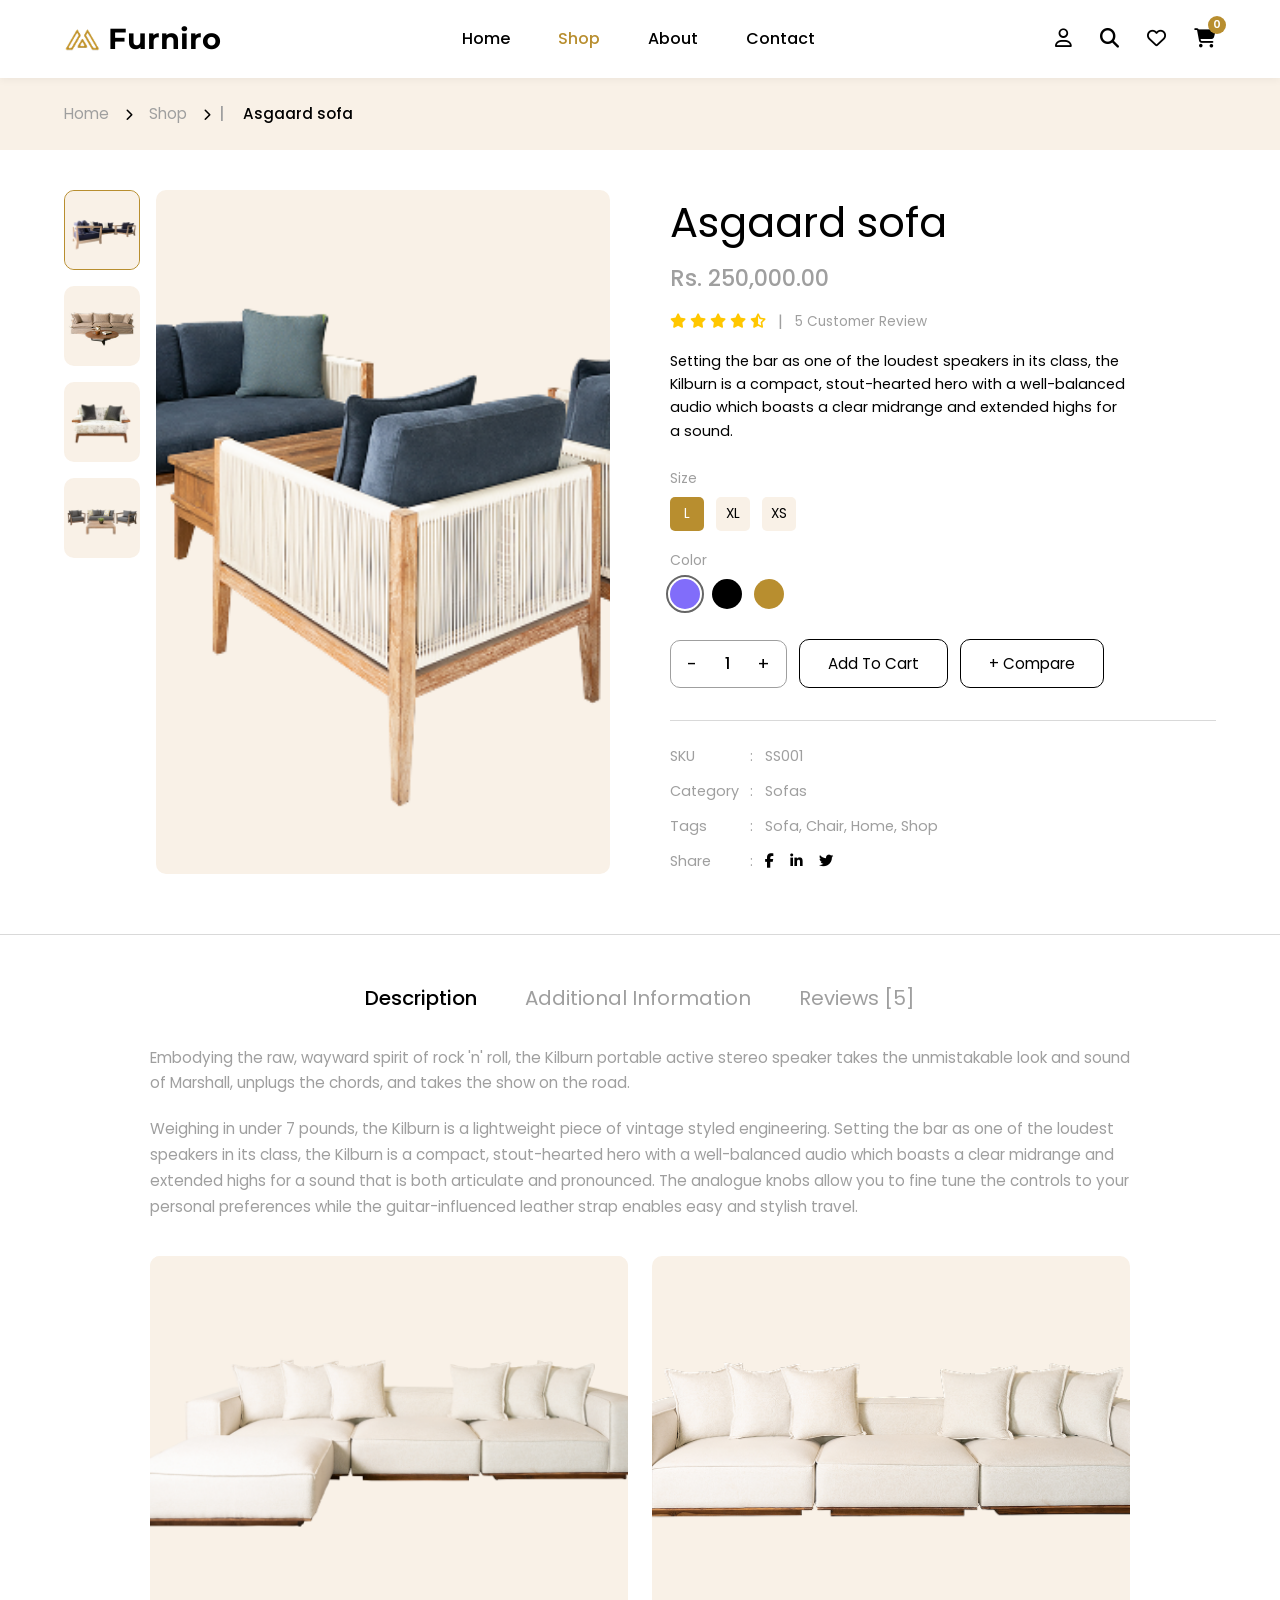
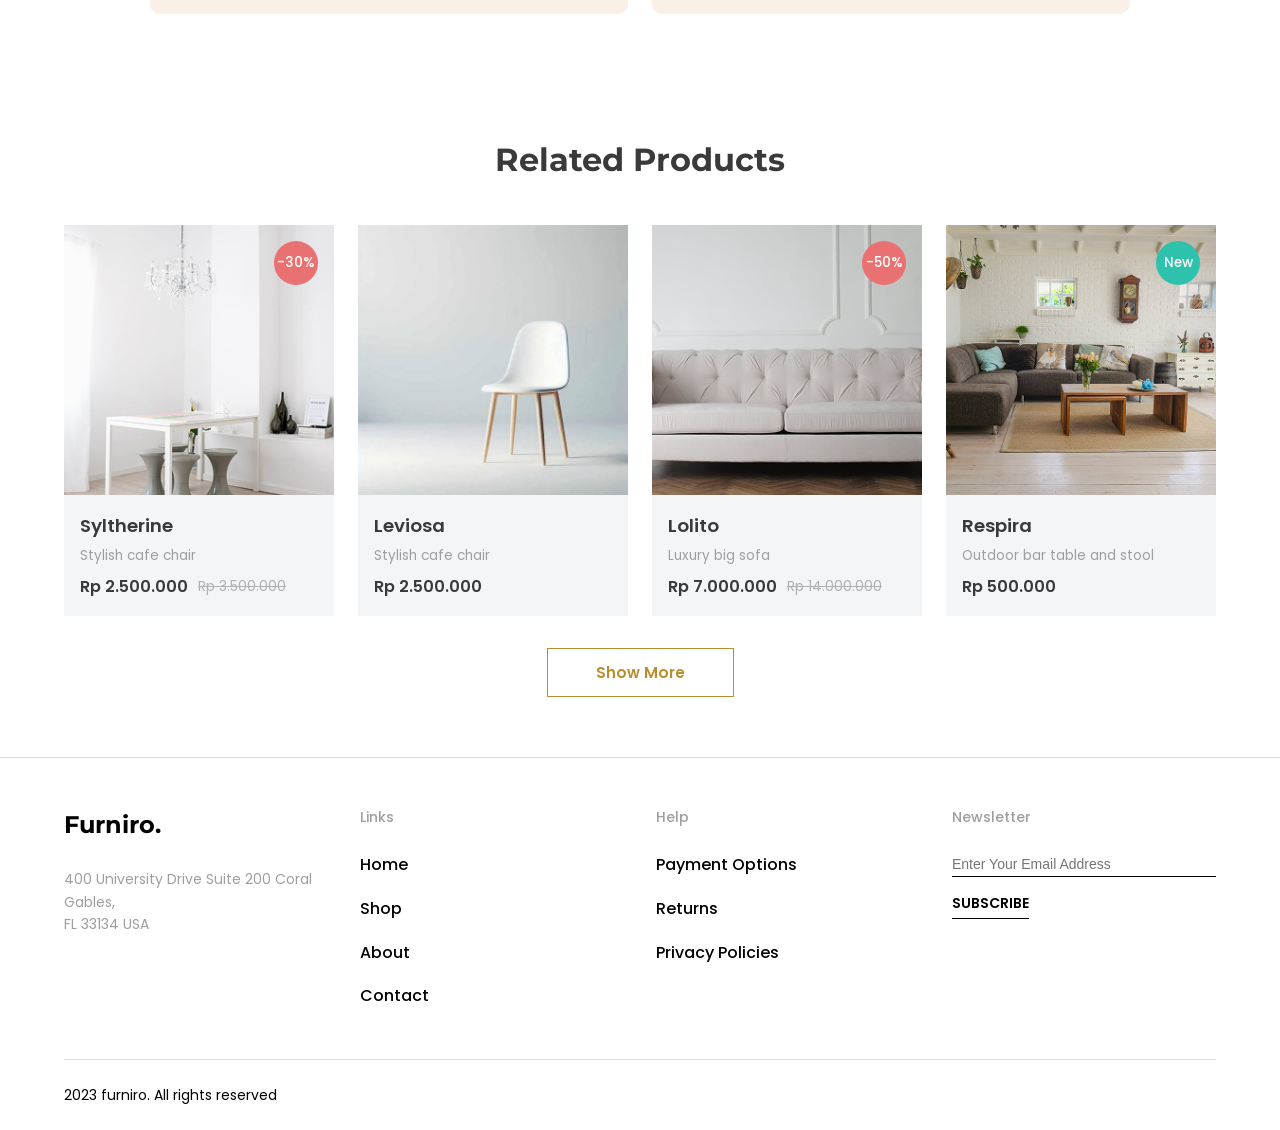
<file: Furniro-Assignment/product-detail.html>
<!DOCTYPE html>
<html lang="en">
<head>
  <meta charset="UTF-8" />
  <meta name="viewport" content="width=device-width, initial-scale=1.0" />
  <title>Asgaard Sofa - Furniro</title>
  <link rel="stylesheet" href="https://cdnjs.cloudflare.com/ajax/libs/font-awesome/6.4.0/css/all.min.css" />
  <link rel="preconnect" href="https://fonts.googleapis.com">
  <link rel="preconnect" href="https://fonts.gstatic.com" crossorigin>
  <link href="https://fonts.googleapis.com/css2?family=Montserrat:wght@400;500;600;700&family=Poppins:wght@300;400;500;600;700&display=swap" rel="stylesheet">
  <link rel="stylesheet" href="./product-detail.css" />
</head>
<body>

  <div id="toast-container" class="toast-container" aria-live="polite"></div>

  <header class="header">
    <div class="container nav-container">
      <a href="index.html" class="logo">
        <img src="./images/Meubel House_Logos-05 (1).png" alt="Furniro Logo" class="logo-icon" />
        <span>Furniro</span>
      </a>

      <nav class="nav-menu" id="nav-menu">
        <ul class="nav-list">
          <li class="nav-item"><a href="./index.html" class="nav-link">Home</a></li>
          <li class="nav-item"><a href="./shop.html" class="nav-link active">Shop</a></li>
          <li class="nav-item"><a href="./product-detail.html" class="nav-link">About</a></li>
          <li class="nav-item"><a href="./contact.html" class="nav-link">Contact</a></li>
        </ul>
      </nav>

      <div class="nav-actions">
        <a href="#account" class="action-icon" aria-label="User Account"><i class="fa-regular fa-user"></i></a>
        <a href="#search" class="action-icon" aria-label="Search"><i class="fa-solid fa-magnifying-glass"></i></a>
        <a href="#wishlist" class="action-icon" aria-label="Wishlist"><i class="fa-regular fa-heart"></i></a>
        <a href="./cart-drawer.html" class="action-icon cart-icon-wrapper" aria-label="Shopping Cart">
          <i class="fa-solid fa-cart-shopping"></i>
          <span class="cart-badge" id="cart-count">0</span>
        </a>
        <button class="hamburger" id="hamburger" aria-label="Toggle navigation menu" aria-expanded="false">
          <i class="fa-solid fa-bars"></i>
        </button>
      </div>
    </div>
  </header>

  <main>
    <section class="breadcrumb-section">
      <div class="container breadcrumb-container">
        <nav aria-label="Breadcrumb">
          <ol class="breadcrumb-list">
            <li><a href="./index.html">Home</a></li>
            <li><i class="fa-solid fa-chevron-right breadcrumb-separator"></i></li>
            <li><a href="./shop.html">Shop</a></li>
            <li><i class="fa-solid fa-chevron-right breadcrumb-separator"></i></li>
            <li class="breadcrumb-current"><span>Asgaard sofa</span></li>
          </ol>
        </nav>
      </div>
    </section>

    <section class="section product-detail-section">
      <div class="container product-detail-container">

        <div class="product-gallery">
          <div class="thumbnail-list">
            <button class="thumb-btn active" data-img="./images/pro.png" aria-label="Select view 1">
              <img src="./images/pro3.png" alt="Asgaard sofa thumbnail 1" />
            </button>
            <button class="thumb-btn" data-img="./images/pro3.png" aria-label="Select view 2">
              <img src="./images/pro4.png" alt="Asgaard sofa thumbnail 2" />
            </button>
            <button class="thumb-btn" data-img="./images/pro4.png" aria-label="Select view 3">
              <img src="./images/pro5.png" alt="Asgaard sofa thumbnail 3" />
            </button>
            <button class="thumb-btn" data-img="./images/pro5.png" aria-label="Select view 4">
              <img src="./images/pro6.png" alt="Asgaard sofa thumbnail 4" />
            </button>
          </div>
          <div class="main-image-wrapper">
            <img src="./images/pro.png" alt="Asgaard sofa main view" id="main-product-img" />
          </div>
        </div>

        <div class="product-summary">
          <h1 class="p-title">Asgaard sofa</h1>
          <div class="p-price">Rs. 250,000.00</div>

          <div class="p-rating">
            <div class="stars">
              <i class="fa-solid fa-star"></i>
              <i class="fa-solid fa-star"></i>
              <i class="fa-solid fa-star"></i>
              <i class="fa-solid fa-star"></i>
              <i class="fa-solid fa-star-half-stroke"></i>
            </div>
            <span class="rating-divider">|</span>
            <span class="review-count">5 Customer Review</span>
          </div>

          <p class="p-short-desc">
            Setting the bar as one of the loudest speakers in its class, the Kilburn is a compact, stout-hearted hero with a well-balanced audio which boasts a clear midrange and extended highs for a sound.
          </p>

          <div class="option-group">
            <span class="option-label">Size</span>
            <div class="size-options" role="radiogroup" aria-label="Size Selection">
              <button class="size-btn active" role="radio" aria-checked="true">L</button>
              <button class="size-btn" role="radio" aria-checked="false">XL</button>
              <button class="size-btn" role="radio" aria-checked="false">XS</button>
            </div>
          </div>

          <div class="option-group">
            <span class="option-label">Color</span>
            <div class="color-options" role="radiogroup" aria-label="Color Selection">
              <button class="color-btn color-purple active" style="background-color: #816DFA;" role="radio" aria-checked="true" aria-label="Purple"></button>
              <button class="color-btn color-black" style="background-color: #000000;" role="radio" aria-checked="false" aria-label="Black"></button>
              <button class="color-btn color-gold" style="background-color: #B88E2F;" role="radio" aria-checked="false" aria-label="Gold"></button>
            </div>
          </div>

          <div class="action-row">
            <div class="quantity-selector">
              <button type="button" id="qty-minus" aria-label="Decrease quantity">-</button>
              <span id="qty-val" aria-live="polite">1</span>
              <button type="button" id="qty-plus" aria-label="Increase quantity">+</button>
            </div>

            <button type="button" class="btn btn-detail-action" id="add-to-cart-btn">Add To Cart</button>
            <button type="button" class="btn btn-detail-action" id="compare-btn">+ Compare</button>
          </div>

          <hr class="summary-divider" />

          <div class="product-meta">
            <div class="meta-item">
              <span class="meta-label">SKU</span>
              <span class="meta-separator">:</span>
              <span class="meta-value">SS001</span>
            </div>
            <div class="meta-item">
              <span class="meta-label">Category</span>
              <span class="meta-separator">:</span>
              <span class="meta-value">Sofas</span>
            </div>
            <div class="meta-item">
              <span class="meta-label">Tags</span>
              <span class="meta-separator">:</span>
              <span class="meta-value">Sofa, Chair, Home, Shop</span>
            </div>
            <div class="meta-item">
              <span class="meta-label">Share</span>
              <span class="meta-separator">:</span>
              <span class="meta-value social-share">
                <a href="#" aria-label="Share on Facebook"><i class="fa-brands fa-facebook-f"></i></a>
                <a href="#" aria-label="Share on LinkedIn"><i class="fa-brands fa-linkedin-in"></i></a>
                <a href="#" aria-label="Share on Twitter"><i class="fa-brands fa-twitter"></i></a>
              </span>
            </div>
          </div>
        </div>

      </div>
    </section>

    <section class="section tabs-section">
      <div class="container">

        <div class="tabs-header" role="tablist">
          <button class="tab-btn active" role="tab" aria-selected="true" id="tab-desc-btn" aria-controls="tab-desc">Description</button>
          <button class="tab-btn" role="tab" aria-selected="false" id="tab-info-btn" aria-controls="tab-info">Additional Information</button>
          <button class="tab-btn" role="tab" aria-selected="false" id="tab-reviews-btn" aria-controls="tab-reviews">Reviews [5]</button>
        </div>

        <div class="tab-content-wrapper">
          <div class="tab-panel active" id="tab-desc" role="tabpanel" aria-labelledby="tab-desc-btn">
            <p>
              Embodying the raw, wayward spirit of rock 'n' roll, the Kilburn portable active stereo speaker takes the unmistakable look and sound of Marshall, unplugs the chords, and takes the show on the road.
            </p>
            <p>
              Weighing in under 7 pounds, the Kilburn is a lightweight piece of vintage styled engineering. Setting the bar as one of the loudest speakers in its class, the Kilburn is a compact, stout-hearted hero with a well-balanced audio which boasts a clear midrange and extended highs for a sound that is both articulate and pronounced. The analogue knobs allow you to fine tune the controls to your personal preferences while the guitar-influenced leather strap enables easy and stylish travel.
            </p>

            <div class="description-images">
              <div class="desc-img-card">
                <img src="./images/pro1.png" alt="Asgaard sofa layout detail 1" />
              </div>
              <div class="desc-img-card">
                <img src="./images/pro2.png" alt="Asgaard sofa layout detail 2" />
              </div>
            </div>
          </div>

          <div class="tab-panel" id="tab-info" role="tabpanel" aria-labelledby="tab-info-btn">
            <p>
              <strong>Dimensions:</strong> 250cm x 92cm x 80cm<br />
              <strong>Weight:</strong> 45 kg<br />
              <strong>Material:</strong> Solid Wood Frame, Premium Fabric Upholstery, High-Density Foam Padding<br />
              <strong>Warranty:</strong> 5 Years Structural Warranty
            </p>
          </div>

          <div class="tab-panel" id="tab-reviews" role="tabpanel" aria-labelledby="tab-reviews-btn">
            <p><strong>Customer Reviews (5)</strong></p>
            <div class="reviews-list">
              <p>★ ★ ★ ★ ★ — <em>John Doe:</em> "Extremely comfortable and builds up the room aesthetics gracefully."</p>
              <p>★ ★ ★ ★ ★ — <em>Sarah M.:</em> "Fantastic build quality and high grade fabric texture!"</p>
            </div>
          </div>
        </div>

      </div>
    </section>

    <section class="section products-section">
      <div class="container">
        <div class="section-header">
          <h2 class="section-title">Related Products</h2>
        </div>

        <div class="products-grid" id="related-products-grid">

          <div class="product-card">
            <div class="product-img-wrapper">
              <span class="badge badge-discount">-30%</span>
              <img src="./images/cart1.png" alt="Syltherine cafe chair" />
              <div class="product-overlay">
                <button class="btn btn-secondary add-to-cart-btn">Add to cart</button>
                <div class="overlay-actions">
                  <button class="action-btn share-btn"><i class="fa-solid fa-share-nodes"></i> Share</button>
                  <button class="action-btn compare-card-btn"><i class="fa-solid fa-arrow-right-arrow-left"></i> Compare</button>
                  <button class="action-btn like-btn"><i class="fa-regular fa-heart"></i> Like</button>
                </div>
              </div>
            </div>
            <div class="product-info">
              <h3 class="product-title"><a href="./product-detail.html">Syltherine</a></h3>
              <p class="product-desc">Stylish cafe chair</p>
              <div class="product-price">
                <span class="current-price">Rp 2.500.000</span>
                <span class="old-price">Rp 3.500.000</span>
              </div>
            </div>
          </div>

          <div class="product-card">
            <div class="product-img-wrapper">
              <img src="./images/cart2.jpg" alt="Leviosa cafe chair" />
              <div class="product-overlay">
                <button class="btn btn-secondary add-to-cart-btn">Add to cart</button>
                <div class="overlay-actions">
                  <button class="action-btn share-btn"><i class="fa-solid fa-share-nodes"></i> Share</button>
                  <button class="action-btn compare-card-btn"><i class="fa-solid fa-arrow-right-arrow-left"></i> Compare</button>
                  <button class="action-btn like-btn"><i class="fa-regular fa-heart"></i> Like</button>
                </div>
              </div>
            </div>
            <div class="product-info">
              <h3 class="product-title"><a href="./product-detail.html">Leviosa</a></h3>
              <p class="product-desc">Stylish cafe chair</p>
              <div class="product-price">
                <span class="current-price">Rp 2.500.000</span>
              </div>
            </div>
          </div>

          <div class="product-card">
            <div class="product-img-wrapper">
              <span class="badge badge-discount">-50%</span>
              <img src="./images/cart3.png" alt="Lolito luxury big sofa" />
              <div class="product-overlay">
                <button class="btn btn-secondary add-to-cart-btn">Add to cart</button>
                <div class="overlay-actions">
                  <button class="action-btn share-btn"><i class="fa-solid fa-share-nodes"></i> Share</button>
                  <button class="action-btn compare-card-btn"><i class="fa-solid fa-arrow-right-arrow-left"></i> Compare</button>
                  <button class="action-btn like-btn"><i class="fa-regular fa-heart"></i> Like</button>
                </div>
              </div>
            </div>
            <div class="product-info">
              <h3 class="product-title"><a href="./product-detail.html">Lolito</a></h3>
              <p class="product-desc">Luxury big sofa</p>
              <div class="product-price">
                <span class="current-price">Rp 7.000.000</span>
                <span class="old-price">Rp 14.000.000</span>
              </div>
            </div>
          </div>

          <div class="product-card">
            <div class="product-img-wrapper">
              <span class="badge badge-new">New</span>
              <img src="./images/cart4.png" alt="Respira outdoor table and stool" />
              <div class="product-overlay">
                <button class="btn btn-secondary add-to-cart-btn">Add to cart</button>
                <div class="overlay-actions">
                  <button class="action-btn share-btn"><i class="fa-solid fa-share-nodes"></i> Share</button>
                  <button class="action-btn compare-card-btn"><i class="fa-solid fa-arrow-right-arrow-left"></i> Compare</button>
                  <button class="action-btn like-btn"><i class="fa-regular fa-heart"></i> Like</button>
                </div>
              </div>
            </div>
            <div class="product-info">
              <h3 class="product-title"><a href="./product-detail.html">Respira</a></h3>
              <p class="product-desc">Outdoor bar table and stool</p>
              <div class="product-price">
                <span class="current-price">Rp 500.000</span>
              </div>
            </div>
          </div>

        </div>

        <div class="products-more">
          <button class="btn btn-outline" id="show-more-btn">Show More</button>
        </div>
      </div>
    </section>
  </main>

  <footer class="footer">
    <div class="container footer-container">
      <div class="footer-col brand-col">
        <h3 class="footer-logo">Furniro.</h3>
        <address class="footer-address">
          400 University Drive Suite 200 Coral Gables,<br />FL 33134 USA
        </address>
      </div>

      <div class="footer-col">
        <h4 class="footer-title">Links</h4>
        <ul class="footer-links">
          <li><a href="./index.html">Home</a></li>
          <li><a href="./shop.html">Shop</a></li>
          <li><a href="./product-detail.html">About</a></li>
          <li><a href="./contact.html">Contact</a></li>
        </ul>
      </div>

      <div class="footer-col">
        <h4 class="footer-title">Help</h4>
        <ul class="footer-links">
          <li><a href="#">Payment Options</a></li>
          <li><a href="#">Returns</a></li>
          <li><a href="#">Privacy Policies</a></li>
        </ul>
      </div>

      <div class="footer-col newsletter-col">
        <h4 class="footer-title">Newsletter</h4>
        <form class="newsletter-form" id="newsletter-form">
          <input type="email" id="newsletter-email" placeholder="Enter Your Email Address" required />
          <button type="submit" class="newsletter-btn">SUBSCRIBE</button>
        </form>
      </div>
    </div>

    <div class="container footer-bottom">
      <p class="copyright">2023 furniro. All rights reserved</p>
    </div>
  </footer>

  <script src="./product-detail.js"></script>
</body>
</html>
</file>
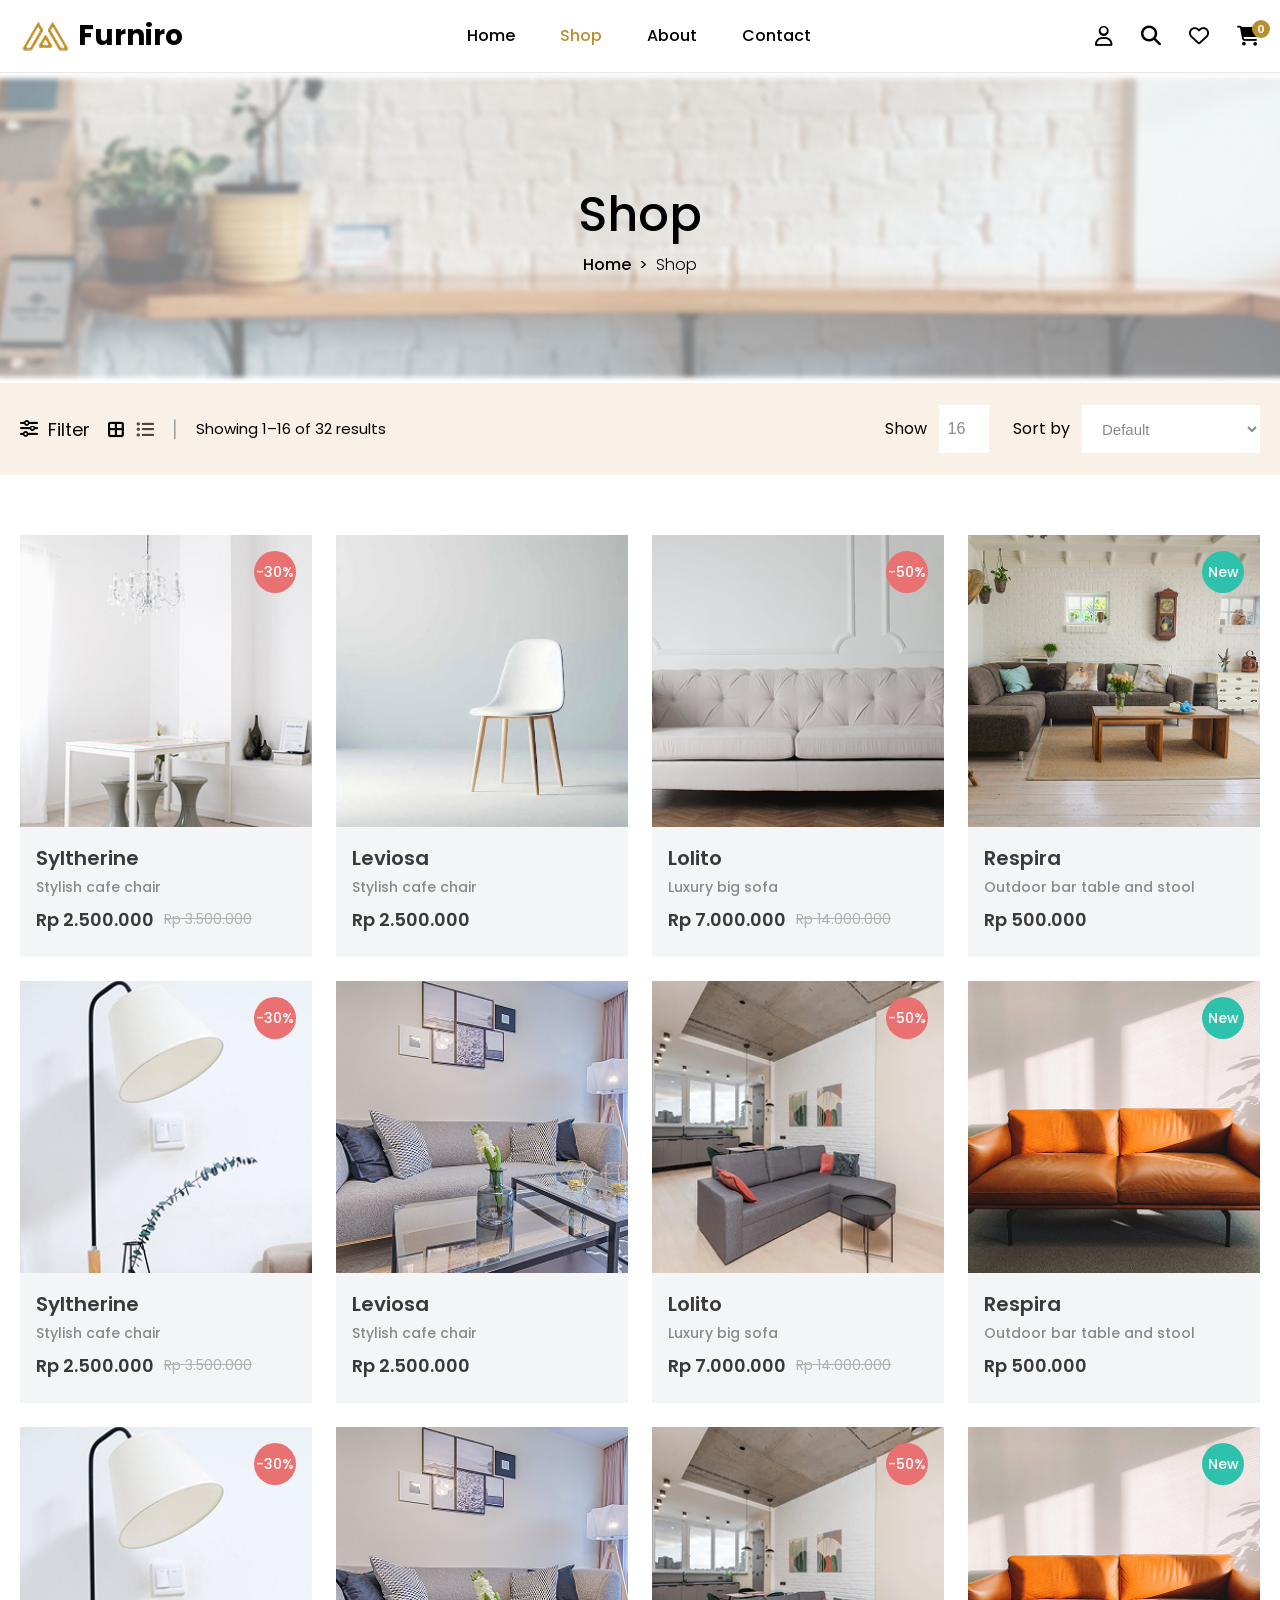
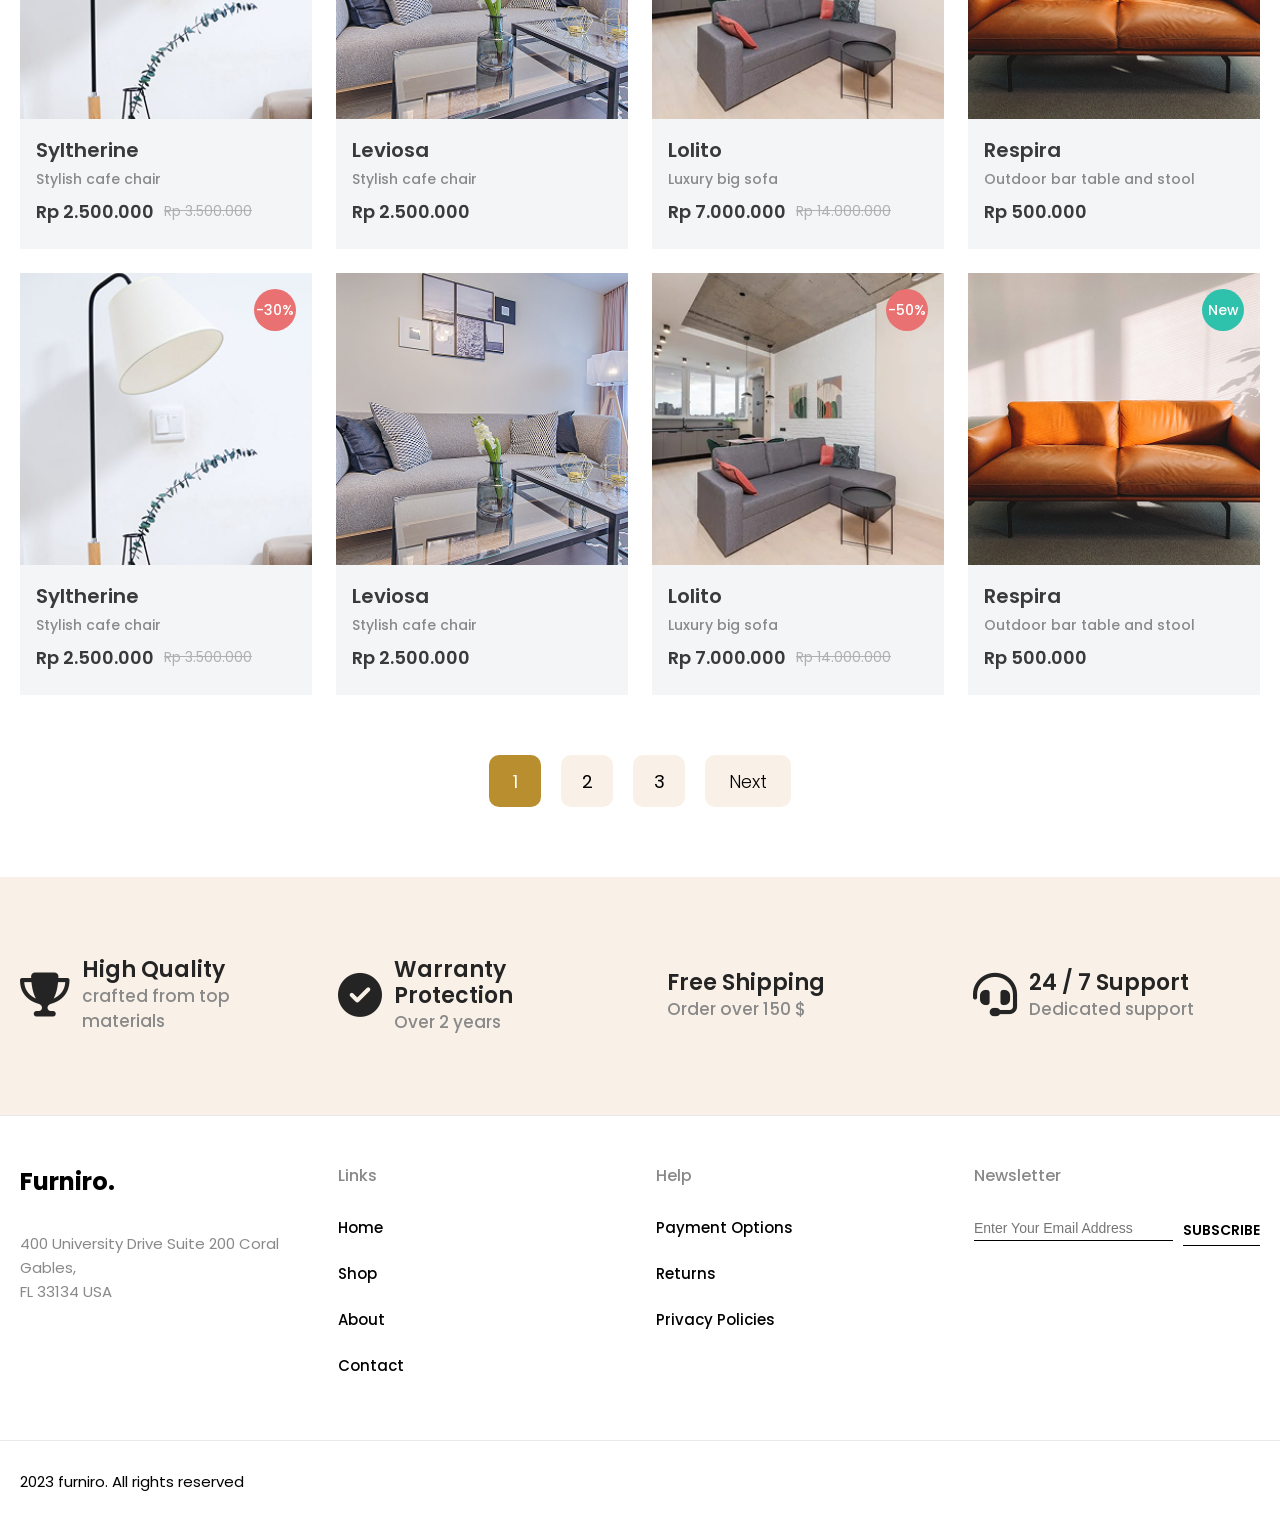
<file: Furniro-Assignment/shop.html>
<!DOCTYPE html>
<html lang="en">
<head>
    <meta charset="UTF-8">
    <meta name="viewport" content="width=device-width, initial-scale=1.0">
    <title>Furniro - Shop</title>
    <link rel="preconnect" href="https://fonts.googleapis.com">
    <link rel="preconnect" href="https://fonts.gstatic.com" crossorigin>
    <link href="https://fonts.googleapis.com/css2?family=Poppins:ital,wght@0,300;0,400;0,500;0,600;0,700;1,400&display=swap" rel="stylesheet">
    <link rel="stylesheet" href="https://cdnjs.cloudflare.com/ajax/libs/font-awesome/6.4.0/css/all.min.css">
    <link rel="stylesheet" href="./shop.css">
</head>
<body>

    <header class="header">
        <div class="container navbar-container">
            <a href="index.html" class="logo">
                <img src="./images/Meubel House_Logos-05 (1).png" alt="Furniro Logo" class="logo-img">
                <span class="logo-text">Furniro</span>
            </a>

            <nav class="desktop-nav" aria-label="Main Navigation">
                <a href="./index.html" class="nav-link">Home</a>
                <a href="./shop.html" class="nav-link active">Shop</a>
                <a href="./product-detail.html" class="nav-link">About</a>
                <a href="./contact.html" class="nav-link">Contact</a>
            </nav>

            <div class="nav-icons">
                <button class="icon-btn" id="userBtn" aria-label="Account"><i class="fa-regular fa-user"></i></button>
                <button class="icon-btn" id="searchBtn" aria-label="Search"><i class="fa-solid fa-magnifying-glass"></i></button>
                <button class="icon-btn" id="wishlistBtn" aria-label="Wishlist"><i class="fa-regular fa-heart"></i></button>
                <a href="./cart.html" class="icon-btn" id="cartBtn" aria-label="Shopping Cart">
                    <i class="fa-solid fa-cart-shopping"></i>
                    <span class="cart-count" id="cartCount">0</span>
                </a>
                <button class="hamburger" id="hamburgerBtn" aria-label="Toggle Mobile Menu" aria-expanded="false">
                    <i class="fa-solid fa-bars"></i>
                </button>
            </div>
        </div>

        <div class="mobile-nav" id="mobileNav" aria-hidden="true">
            <a href="./index.html" class="mobile-nav-link">Home</a>
            <a href="./shop.html" class="mobile-nav-link active">Shop</a>
            <a href="./product-detail.html" class="mobile-nav-link">About</a>
            <a href="./contact.html" class="mobile-nav-link">Contact</a>
        </div>
    </header>

    <main>
        <section class="hero-banner">
            <img src="./images/shop.png" alt="Shop Banner" class="hero-bg-img">
            <div class="hero-overlay"></div>
            <div class="hero-content">
                <h1 class="hero-title">Shop</h1>
                <div class="breadcrumb">
                    <a href="./index.html" class="breadcrumb-link">Home</a>
                    <span class="breadcrumb-separator">&gt;</span>
                    <span class="breadcrumb-current">Shop</span>
                </div>
            </div>
        </section>

        <section class="filter-bar">
            <div class="container filter-container">
                <div class="filter-left">
                    <button class="filter-btn" id="filterToggleBtn">
                        <i class="fa-solid fa-sliders"></i>
                        <span>Filter</span>
                    </button>
                    <div class="view-icons">
                        <button class="view-btn active" aria-label="Grid View"><i class="fa-solid fa-border-all"></i></button>
                        <button class="view-btn" aria-label="List View"><i class="fa-solid fa-list-ul"></i></button>
                    </div>
                    <span class="filter-divider">|</span>
                    <p class="results-count">Showing 1–16 of 32 results</p>
                </div>

                <div class="filter-right">
                    <div class="control-group">
                        <label for="showCount">Show</label>
                        <input type="number" id="showCount" class="show-input" value="16" readonly>
                    </div>
                    <div class="control-group">
                        <label for="sortBy">Sort by</label>
                        <select id="sortBy" class="sort-select">
                            <option value="default">Default</option>
                            <option value="price-low">Price: Low to High</option>
                            <option value="price-high">Price: High to Low</option>
                            <option value="newest">Newest</option>
                        </select>
                    </div>
                </div>
            </div>
        </section>

        <section class="products-section">
            <div class="container">
                <div class="cart-toast" id="cartToast">Product added to cart</div>

                <div class="product-grid">

                    <article class="product-card">
                        <div class="product-image-container">
                            <img src="./images/cart1.png" alt="Syltherine" class="product-img">
                            <span class="badge badge-discount">-30%</span>
                            <div class="product-overlay">
                                <button class="btn-add-to-cart">Add to cart</button>
                                <div class="overlay-actions">
                                    <button class="action-btn"><i class="fa-solid fa-share-nodes"></i> Share</button>
                                    <button class="action-btn"><i class="fa-solid fa-right-left"></i> Compare</button>
                                    <button class="action-btn"><i class="fa-regular fa-heart"></i> Like</button>
                                </div>
                            </div>
                        </div>
                        <div class="product-info">
                            <h3 class="product-name">Syltherine</h3>
                            <p class="product-description">Stylish cafe chair</p>
                            <div class="product-price-wrapper">
                                <span class="product-price">Rp 2.500.000</span>
                                <span class="product-old-price">Rp 3.500.000</span>
                            </div>
                        </div>
                    </article>

                    <article class="product-card">
                        <div class="product-image-container">
                            <img src="./images/cart2.jpg" alt="Leviosa" class="product-img">
                            <div class="product-overlay">
                                <button class="btn-add-to-cart">Add to cart</button>
                                <div class="overlay-actions">
                                    <button class="action-btn"><i class="fa-solid fa-share-nodes"></i> Share</button>
                                    <button class="action-btn"><i class="fa-solid fa-right-left"></i> Compare</button>
                                    <button class="action-btn"><i class="fa-regular fa-heart"></i> Like</button>
                                </div>
                            </div>
                        </div>
                        <div class="product-info">
                            <h3 class="product-name">Leviosa</h3>
                            <p class="product-description">Stylish cafe chair</p>
                            <div class="product-price-wrapper">
                                <span class="product-price">Rp 2.500.000</span>
                            </div>
                        </div>
                    </article>

                    <article class="product-card">
                        <div class="product-image-container">
                            <img src="./images/cart3.png" alt="Lolito" class="product-img">
                            <span class="badge badge-discount">-50%</span>
                            <div class="product-overlay">
                                <button class="btn-add-to-cart">Add to cart</button>
                                <div class="overlay-actions">
                                    <button class="action-btn"><i class="fa-solid fa-share-nodes"></i> Share</button>
                                    <button class="action-btn"><i class="fa-solid fa-right-left"></i> Compare</button>
                                    <button class="action-btn"><i class="fa-regular fa-heart"></i> Like</button>
                                </div>
                            </div>
                        </div>
                        <div class="product-info">
                            <h3 class="product-name">Lolito</h3>
                            <p class="product-description">Luxury big sofa</p>
                            <div class="product-price-wrapper">
                                <span class="product-price">Rp 7.000.000</span>
                                <span class="product-old-price">Rp 14.000.000</span>
                            </div>
                        </div>
                    </article>

                    <article class="product-card">
                        <div class="product-image-container">
                            <img src="./images/cart4.png" alt="Respira" class="product-img">
                            <span class="badge badge-new">New</span>
                            <div class="product-overlay">
                                <button class="btn-add-to-cart">Add to cart</button>
                                <div class="overlay-actions">
                                    <button class="action-btn"><i class="fa-solid fa-share-nodes"></i> Share</button>
                                    <button class="action-btn"><i class="fa-solid fa-right-left"></i> Compare</button>
                                    <button class="action-btn"><i class="fa-regular fa-heart"></i> Like</button>
                                </div>
                            </div>
                        </div>
                        <div class="product-info">
                            <h3 class="product-name">Respira</h3>
                            <p class="product-description">Outdoor bar table and stool</p>
                            <div class="product-price-wrapper">
                                <span class="product-price">Rp 500.000</span>
                            </div>
                        </div>
                    </article>

                    <article class="product-card">
                        <div class="product-image-container">
                            <img src="./images/cart5.png" alt="Syltherine" class="product-img">
                            <span class="badge badge-discount">-30%</span>
                            <div class="product-overlay">
                                <button class="btn-add-to-cart">Add to cart</button>
                                <div class="overlay-actions">
                                    <button class="action-btn"><i class="fa-solid fa-share-nodes"></i> Share</button>
                                    <button class="action-btn"><i class="fa-solid fa-right-left"></i> Compare</button>
                                    <button class="action-btn"><i class="fa-regular fa-heart"></i> Like</button>
                                </div>
                            </div>
                        </div>
                        <div class="product-info">
                            <h3 class="product-name">Syltherine</h3>
                            <p class="product-description">Stylish cafe chair</p>
                            <div class="product-price-wrapper">
                                <span class="product-price">Rp 2.500.000</span>
                                <span class="product-old-price">Rp 3.500.000</span>
                            </div>
                        </div>
                    </article>

                    <article class="product-card">
                        <div class="product-image-container">
                            <img src="./images/cart6.png" alt="Leviosa" class="product-img">
                            <div class="product-overlay">
                                <button class="btn-add-to-cart">Add to cart</button>
                                <div class="overlay-actions">
                                    <button class="action-btn"><i class="fa-solid fa-share-nodes"></i> Share</button>
                                    <button class="action-btn"><i class="fa-solid fa-right-left"></i> Compare</button>
                                    <button class="action-btn"><i class="fa-regular fa-heart"></i> Like</button>
                                </div>
                            </div>
                        </div>
                        <div class="product-info">
                            <h3 class="product-name">Leviosa</h3>
                            <p class="product-description">Stylish cafe chair</p>
                            <div class="product-price-wrapper">
                                <span class="product-price">Rp 2.500.000</span>
                            </div>
                        </div>
                    </article>

                    <article class="product-card">
                        <div class="product-image-container">
                            <img src="./images/cart7.png" alt="Lolito" class="product-img">
                            <span class="badge badge-discount">-50%</span>
                            <div class="product-overlay">
                                <button class="btn-add-to-cart">Add to cart</button>
                                <div class="overlay-actions">
                                    <button class="action-btn"><i class="fa-solid fa-share-nodes"></i> Share</button>
                                    <button class="action-btn"><i class="fa-solid fa-right-left"></i> Compare</button>
                                    <button class="action-btn"><i class="fa-regular fa-heart"></i> Like</button>
                                </div>
                            </div>
                        </div>
                        <div class="product-info">
                            <h3 class="product-name">Lolito</h3>
                            <p class="product-description">Luxury big sofa</p>
                            <div class="product-price-wrapper">
                                <span class="product-price">Rp 7.000.000</span>
                                <span class="product-old-price">Rp 14.000.000</span>
                            </div>
                        </div>
                    </article>

                    <article class="product-card">
                        <div class="product-image-container">
                            <img src="./images/cart8.png" alt="Respira" class="product-img">
                            <span class="badge badge-new">New</span>
                            <div class="product-overlay">
                                <button class="btn-add-to-cart">Add to cart</button>
                                <div class="overlay-actions">
                                    <button class="action-btn"><i class="fa-solid fa-share-nodes"></i> Share</button>
                                    <button class="action-btn"><i class="fa-solid fa-right-left"></i> Compare</button>
                                    <button class="action-btn"><i class="fa-regular fa-heart"></i> Like</button>
                                </div>
                            </div>
                        </div>
                        <div class="product-info">
                            <h3 class="product-name">Respira</h3>
                            <p class="product-description">Outdoor bar table and stool</p>
                            <div class="product-price-wrapper">
                                <span class="product-price">Rp 500.000</span>
                            </div>
                        </div>
                    </article>

                    <article class="product-card">
                        <div class="product-image-container">
                            <img src="./images/cart5.png" alt="Syltherine" class="product-img">
                            <span class="badge badge-discount">-30%</span>
                            <div class="product-overlay">
                                <button class="btn-add-to-cart">Add to cart</button>
                                <div class="overlay-actions">
                                    <button class="action-btn"><i class="fa-solid fa-share-nodes"></i> Share</button>
                                    <button class="action-btn"><i class="fa-solid fa-right-left"></i> Compare</button>
                                    <button class="action-btn"><i class="fa-regular fa-heart"></i> Like</button>
                                </div>
                            </div>
                        </div>
                        <div class="product-info">
                            <h3 class="product-name">Syltherine</h3>
                            <p class="product-description">Stylish cafe chair</p>
                            <div class="product-price-wrapper">
                                <span class="product-price">Rp 2.500.000</span>
                                <span class="product-old-price">Rp 3.500.000</span>
                            </div>
                        </div>
                    </article>

                    <article class="product-card">
                        <div class="product-image-container">
                            <img src="./images/cart6.png" alt="Leviosa" class="product-img">
                            <div class="product-overlay">
                                <button class="btn-add-to-cart">Add to cart</button>
                                <div class="overlay-actions">
                                    <button class="action-btn"><i class="fa-solid fa-share-nodes"></i> Share</button>
                                    <button class="action-btn"><i class="fa-solid fa-right-left"></i> Compare</button>
                                    <button class="action-btn"><i class="fa-regular fa-heart"></i> Like</button>
                                </div>
                            </div>
                        </div>
                        <div class="product-info">
                            <h3 class="product-name">Leviosa</h3>
                            <p class="product-description">Stylish cafe chair</p>
                            <div class="product-price-wrapper">
                                <span class="product-price">Rp 2.500.000</span>
                            </div>
                        </div>
                    </article>

                    <article class="product-card">
                        <div class="product-image-container">
                            <img src="./images/cart7.png" alt="Lolito" class="product-img">
                            <span class="badge badge-discount">-50%</span>
                            <div class="product-overlay">
                                <button class="btn-add-to-cart">Add to cart</button>
                                <div class="overlay-actions">
                                    <button class="action-btn"><i class="fa-solid fa-share-nodes"></i> Share</button>
                                    <button class="action-btn"><i class="fa-solid fa-right-left"></i> Compare</button>
                                    <button class="action-btn"><i class="fa-regular fa-heart"></i> Like</button>
                                </div>
                            </div>
                        </div>
                        <div class="product-info">
                            <h3 class="product-name">Lolito</h3>
                            <p class="product-description">Luxury big sofa</p>
                            <div class="product-price-wrapper">
                                <span class="product-price">Rp 7.000.000</span>
                                <span class="product-old-price">Rp 14.000.000</span>
                            </div>
                        </div>
                    </article>

                    <article class="product-card">
                        <div class="product-image-container">
                            <img src="./images/cart8.png" alt="Respira" class="product-img">
                            <span class="badge badge-new">New</span>
                            <div class="product-overlay">
                                <button class="btn-add-to-cart">Add to cart</button>
                                <div class="overlay-actions">
                                    <button class="action-btn"><i class="fa-solid fa-share-nodes"></i> Share</button>
                                    <button class="action-btn"><i class="fa-solid fa-right-left"></i> Compare</button>
                                    <button class="action-btn"><i class="fa-regular fa-heart"></i> Like</button>
                                </div>
                            </div>
                        </div>
                        <div class="product-info">
                            <h3 class="product-name">Respira</h3>
                            <p class="product-description">Outdoor bar table and stool</p>
                            <div class="product-price-wrapper">
                                <span class="product-price">Rp 500.000</span>
                            </div>
                        </div>
                    </article>

                    <article class="product-card">
                        <div class="product-image-container">
                            <img src="./images/cart5.png" alt="Syltherine" class="product-img">
                            <span class="badge badge-discount">-30%</span>
                            <div class="product-overlay">
                                <button class="btn-add-to-cart">Add to cart</button>
                                <div class="overlay-actions">
                                    <button class="action-btn"><i class="fa-solid fa-share-nodes"></i> Share</button>
                                    <button class="action-btn"><i class="fa-solid fa-right-left"></i> Compare</button>
                                    <button class="action-btn"><i class="fa-regular fa-heart"></i> Like</button>
                                </div>
                            </div>
                        </div>
                        <div class="product-info">
                            <h3 class="product-name">Syltherine</h3>
                            <p class="product-description">Stylish cafe chair</p>
                            <div class="product-price-wrapper">
                                <span class="product-price">Rp 2.500.000</span>
                                <span class="product-old-price">Rp 3.500.000</span>
                            </div>
                        </div>
                    </article>

                    <article class="product-card">
                        <div class="product-image-container">
                            <img src="./images/cart6.png" alt="Leviosa" class="product-img">
                            <div class="product-overlay">
                                <button class="btn-add-to-cart">Add to cart</button>
                                <div class="overlay-actions">
                                    <button class="action-btn"><i class="fa-solid fa-share-nodes"></i> Share</button>
                                    <button class="action-btn"><i class="fa-solid fa-right-left"></i> Compare</button>
                                    <button class="action-btn"><i class="fa-regular fa-heart"></i> Like</button>
                                </div>
                            </div>
                        </div>
                        <div class="product-info">
                            <h3 class="product-name">Leviosa</h3>
                            <p class="product-description">Stylish cafe chair</p>
                            <div class="product-price-wrapper">
                                <span class="product-price">Rp 2.500.000</span>
                            </div>
                        </div>
                    </article>

                    <article class="product-card">
                        <div class="product-image-container">
                            <img src="./images/cart7.png" alt="Lolito" class="product-img">
                            <span class="badge badge-discount">-50%</span>
                            <div class="product-overlay">
                                <button class="btn-add-to-cart">Add to cart</button>
                                <div class="overlay-actions">
                                    <button class="action-btn"><i class="fa-solid fa-share-nodes"></i> Share</button>
                                    <button class="action-btn"><i class="fa-solid fa-right-left"></i> Compare</button>
                                    <button class="action-btn"><i class="fa-regular fa-heart"></i> Like</button>
                                </div>
                            </div>
                        </div>
                        <div class="product-info">
                            <h3 class="product-name">Lolito</h3>
                            <p class="product-description">Luxury big sofa</p>
                            <div class="product-price-wrapper">
                                <span class="product-price">Rp 7.000.000</span>
                                <span class="product-old-price">Rp 14.000.000</span>
                            </div>
                        </div>
                    </article>

                    <article class="product-card">
                        <div class="product-image-container">
                            <img src="./images/cart8.png" alt="Respira" class="product-img">
                            <span class="badge badge-new">New</span>
                            <div class="product-overlay">
                                <button class="btn-add-to-cart">Add to cart</button>
                                <div class="overlay-actions">
                                    <button class="action-btn"><i class="fa-solid fa-share-nodes"></i> Share</button>
                                    <button class="action-btn"><i class="fa-solid fa-right-left"></i> Compare</button>
                                    <button class="action-btn"><i class="fa-regular fa-heart"></i> Like</button>
                                </div>
                            </div>
                        </div>
                        <div class="product-info">
                            <h3 class="product-name">Respira</h3>
                            <p class="product-description">Outdoor bar table and stool</p>
                            <div class="product-price-wrapper">
                                <span class="product-price">Rp 500.000</span>
                            </div>
                        </div>
                    </article>

                </div>

                <div class="pagination">
                    <button class="page-btn active">1</button>
                    <button class="page-btn">2</button>
                    <button class="page-btn">3</button>
                    <button class="page-btn page-btn-next">Next</button>
                </div>
            </div>
        </section>

        <section class="features-section">
            <div class="container features-container">
                <div class="feature-box">
                    <div class="feature-icon"><i class="fa-solid fa-trophy"></i></div>
                    <div class="feature-info">
                        <h3>High Quality</h3>
                        <p>crafted from top materials</p>
                    </div>
                </div>
                <div class="feature-box">
                    <div class="feature-icon"><i class="fa-solid fa-circle-check"></i></div>
                    <div class="feature-info">
                        <h3>Warranty Protection</h3>
                        <p>Over 2 years</p>
                    </div>
                </div>
                <div class="feature-box">
                    <div class="feature-icon"><i class="fa-solid fa-hand-holding-box"></i></div>
                    <div class="feature-info">
                        <h3>Free Shipping</h3>
                        <p>Order over 150 $</p>
                    </div>
                </div>
                <div class="feature-box">
                    <div class="feature-icon"><i class="fa-solid fa-headset"></i></div>
                    <div class="feature-info">
                        <h3>24 / 7 Support</h3>
                        <p>Dedicated support</p>
                    </div>
                </div>
            </div>
        </section>
    </main>

    <footer class="footer">
        <div class="container footer-container">
            <div class="footer-col brand-col">
                <h2 class="footer-logo">Furniro.</h2>
                <address class="footer-address">
                    400 University Drive Suite 200 Coral<br>Gables,<br>FL 33134 USA
                </address>
            </div>
            <div class="footer-col">
                <h4 class="footer-heading">Links</h4>
                <ul class="footer-links">
                    <li><a href="./index.html">Home</a></li>
                    <li><a href="./shop.html">Shop</a></li>
                    <li><a href="./product-detail.html">About</a></li>
                    <li><a href="./contact.html">Contact</a></li>
                </ul>
            </div>
            <div class="footer-col">
                <h4 class="footer-heading">Help</h4>
                <ul class="footer-links">
                    <li><a href="#">Payment Options</a></li>
                    <li><a href="#">Returns</a></li>
                    <li><a href="#">Privacy Policies</a></li>
                </ul>
            </div>
            <div class="footer-col newsletter-col">
                <h4 class="footer-heading">Newsletter</h4>
                <form class="newsletter-form" id="newsletterForm" novalidate>
                    <div class="input-wrapper">
                        <input type="email" id="newsletterEmail" placeholder="Enter Your Email Address" required>
                        <span class="error-msg" id="newsletterError"></span>
                    </div>
                    <button type="submit" class="newsletter-submit">SUBSCRIBE</button>
                </form>
            </div>
        </div>
        <div class="container footer-bottom">
            <p>2023 furniro. All rights reserved</p>
        </div>
    </footer>

    <script src="./shop.js"></script>
</body>
</html>
</file>
<file: Furniro-Assignment/style.css>
/* ==========================================
   VARIABLES & DESIGN SYSTEM
   ========================================== */
:root {
  --primary-color: #B88E2F;
  --primary-hover: #A07B28;
  --secondary-color: #FFF3E3;
  --text-primary: #333333;
  --text-secondary: #666666;
  --text-muted: #9F9F9F;
  --bg-light: #F9F1E7;
  --bg-white: #FFFFFF;
  --card-bg: #F4F5F7;
  --border-color: #D9D9D9;
  --badge-discount: #E97171;
  --badge-new: #2EC1AC;
  --shadow-sm: 0 2px 8px rgba(0, 0, 0, 0.05);
  --shadow-md: 0 4px 12px rgba(0, 0, 0, 0.1);
  --transition: all 0.3s cubic-bezier(0.25, 0.8, 0.25, 1);
  --font-main: 'Poppins', sans-serif;
  --font-heading: 'Montserrat', sans-serif;
  --header-height: 72px;
}

/* ==========================================
   RESET & BASE STYLES
   ========================================== */
* {
  margin: 0;
  padding: 0;
  box-sizing: border-box;
}

html {
  scroll-behavior: smooth;
  font-size: 16px;
}

body {
  font-family: var(--font-main);
  color: var(--text-primary);
  background-color: var(--bg-white);
  line-height: 1.6;
  overflow-x: hidden;
}

img {
  max-width: 100%;
  height: auto;
  display: block;
  object-fit: cover;
}

a {
  text-decoration: none;
  color: inherit;
  transition: var(--transition);
}

ul {
  list-style: none;
}

button {
  cursor: pointer;
  border: none;
  background: none;
  font-family: inherit;
  transition: var(--transition);
}

.container {
  width: 90%;
  max-width: 1280px;
  margin: 0 auto;
}

.section {
  padding: clamp(32px, 6vw, 60px) 0;
}

.section-header {
  text-align: center;
  margin-bottom: clamp(24px, 4vw, 40px);
}

.section-header.center {
  margin-bottom: 20px;
}

.section-title {
  font-family: var(--font-heading);
  font-size: clamp(1.5rem, 3vw, 2rem);
  font-weight: 700;
  color: #3A3A3A;
  margin-bottom: 8px;
}

.section-subtitle {
  font-size: 1rem;
  color: var(--text-secondary);
}

/* ==========================================
   BUTTONS & BADGES
   ========================================== */
.btn {
  display: inline-block;
  padding: 16px 40px;
  font-weight: 700;
  font-size: 0.95rem;
  text-transform: uppercase;
  text-align: center;
}

.btn-primary {
  background-color: var(--primary-color);
  color: var(--bg-white);
}

.btn-primary:hover {
  background-color: var(--primary-hover);
}

.btn-secondary {
  background-color: var(--bg-white);
  color: var(--primary-color);
  padding: 12px 32px;
  font-weight: 600;
}

.btn-secondary:hover {
  background-color: var(--primary-color);
  color: var(--bg-white);
}

.btn-outline {
  border: 1px solid var(--primary-color);
  color: var(--primary-color);
  padding: 12px 48px;
  font-weight: 600;
  background-color: transparent;
}

.btn-outline:hover {
  background-color: var(--primary-color);
  color: var(--bg-white);
}

.badge {
  position: absolute;
  top: 16px;
  right: 16px;
  width: 44px;
  height: 44px;
  border-radius: 50%;
  display: flex;
  align-items: center;
  justify-content: center;
  color: var(--bg-white);
  font-size: 0.85rem;
  font-weight: 500;
  z-index: 2;
}

.badge-discount {
  background-color: var(--badge-discount);
}

.badge-new {
  background-color: var(--badge-new);
}

/* ==========================================
   HEADER & NAVBAR
   ========================================== */
.header {
  position: sticky;
  top: 0;
  left: 0;
  width: 100%;
  background-color: var(--bg-white);
  box-shadow: var(--shadow-sm);
  z-index: 1000;
  padding: 16px 0;
}

.nav-container {
  display: flex;
  align-items: center;
  justify-content: space-between;
  gap: 16px;
}

.logo {
  display: flex;
  align-items: center;
  gap: 8px;
  font-family: var(--font-heading);
  font-size: clamp(1.3rem, 3vw, 1.8rem);
  font-weight: 700;
  color: #000;
  flex-shrink: 0;
}

.logo-icon {
  width: 36px;
  height: auto;
}

.nav-list {
  display: flex;
  gap: clamp(20px, 4vw, 48px);
}

.nav-link {
  font-weight: 500;
  color: #000;
}

.nav-link:hover,
.nav-link.active {
  color: var(--primary-color);
}

.nav-actions {
  display: flex;
  align-items: center;
  gap: clamp(14px, 3vw, 28px);
}

.action-icon {
  font-size: 1.2rem;
  color: #000;
  position: relative;
}

.action-icon:hover {
  color: var(--primary-color);
}

.cart-icon-wrapper {
  position: relative;
}

.cart-badge {
  position: absolute;
  top: -8px;
  right: -10px;
  background-color: var(--primary-color);
  color: white;
  font-size: 0.7rem;
  width: 18px;
  height: 18px;
  border-radius: 50%;
  display: flex;
  align-items: center;
  justify-content: center;
  font-weight: 600;
}

.hamburger {
  display: none;
  font-size: 1.4rem;
  color: #000;
}

/* ==========================================
   HERO SECTION
   ========================================== */
.hero {
  position: relative;
  min-height: calc(100vh - var(--header-height));
  display: flex;
  align-items: center;
  background-color: var(--bg-light);
  overflow: hidden;
}

/* background image wrapper: fills the section on all sizes */
.hero-bg {
  position: absolute;
  inset: 0;
  width: 100%;
  height: 100%;
  z-index: 1;
}

.hero-bg img {
  width: 100%;
  height: 100%;
  object-fit: cover;
  object-position: center;
}

.hero-container {
  position: relative;
  z-index: 2;
  width: 100%;
  display: flex;
  justify-content: flex-end;
}

.hero-card {
  background-color: var(--secondary-color);
  padding: clamp(24px, 4vw, 40px);
  max-width: 640px;
  width: 100%;
  border-radius: 10px;
}

.hero-card .sub-heading {
  letter-spacing: 3px;
  font-weight: 600;
  font-size: 0.9rem;
  color: var(--text-primary);
  display: block;
  margin-bottom: 8px;
}

.hero-title {
  font-family: var(--font-heading);
  font-size: clamp(1.8rem, 5vw, 3rem);
  line-height: 1.2;
  color: var(--primary-color);
  margin-bottom: 16px;
  font-weight: 700;
}

.hero-desc {
  font-size: 1rem;
  color: var(--text-primary);
  margin-bottom: 28px;
}

/* ==========================================
   BROWSE THE RANGE
   ========================================== */
.range-grid {
  display: grid;
  grid-template-columns: repeat(auto-fit, minmax(240px, 1fr));
  gap: 20px;
}

.range-card {
  text-align: center;
  cursor: pointer;
}

.range-img-wrapper {
  border-radius: 10px;
  overflow: hidden;
  margin-bottom: 16px;
  aspect-ratio: 3 / 4;
}

.range-img-wrapper img {
  width: 100%;
  height: 100%;
  object-fit: cover;
  transition: transform 0.5s ease;
}

.range-card:hover .range-img-wrapper img {
  transform: scale(1.05);
}

.range-name {
  font-size: 1.15rem;
  font-weight: 600;
  color: #333333;
}

/* ==========================================
   OUR PRODUCTS
   ========================================== */
.products-grid {
  display: grid;
  grid-template-columns: repeat(auto-fit, minmax(220px, 1fr));
  gap: 24px;
}

.product-card {
  background-color: var(--card-bg);
  position: relative;
  overflow: hidden;
  transition: var(--transition);
}

.product-img-wrapper {
  position: relative;
  aspect-ratio: 1 / 1;
  width: 100%;
  overflow: hidden;
}

.product-img-wrapper img {
  width: 100%;
  height: 100%;
  object-fit: cover;
}

.product-overlay {
  position: absolute;
  inset: 0;
  background: rgba(58, 58, 58, 0.72);
  display: flex;
  flex-direction: column;
  align-items: center;
  justify-content: center;
  gap: 20px;
  opacity: 0;
  transition: var(--transition);
  z-index: 3;
}

.product-card:hover .product-overlay,
.product-card:focus-within .product-overlay {
  opacity: 1;
}

.overlay-actions {
  display: flex;
  flex-wrap: wrap;
  justify-content: center;
  gap: 16px;
}

.action-btn {
  color: var(--bg-white);
  font-size: 0.85rem;
  font-weight: 600;
  display: flex;
  align-items: center;
  gap: 4px;
}

.action-btn:hover {
  color: var(--primary-color);
}

.action-btn.liked {
  color: var(--badge-discount);
}

.product-info {
  padding: 16px;
}

.product-title {
  font-size: 1.15rem;
  font-weight: 600;
  color: #3A3A3A;
  margin-bottom: 4px;
}

.product-desc {
  font-size: 0.85rem;
  color: var(--text-muted);
  margin-bottom: 8px;
}

.product-price {
  display: flex;
  align-items: center;
  flex-wrap: wrap;
  gap: 10px;
}

.current-price {
  font-size: 1rem;
  font-weight: 600;
  color: #3A3A3A;
}

.old-price {
  font-size: 0.85rem;
  color: #B0B0B0;
  text-decoration: line-through;
}

.products-more {
  text-align: center;
  margin-top: 32px;
}

/* ==========================================
   50+ BEAUTIFUL ROOMS SECTION
   ========================================== */
.rooms-section {
  background-color: var(--bg-light);
  overflow: hidden;
}

.rooms-container {
  display: flex;
  align-items: center;
  gap: 40px;
  flex-wrap: wrap;
}

.rooms-content {
  flex: 1 1 320px;
  max-width: 420px;
}

.rooms-title {
  font-family: var(--font-heading);
  font-size: clamp(1.6rem, 4vw, 2.25rem);
  font-weight: 700;
  color: #3A3A3A;
  line-height: 1.2;
  margin-bottom: 8px;
}

.rooms-desc {
  color: var(--text-secondary);
  margin-bottom: 24px;
}

.rooms-slider-wrapper {
  flex: 2 1 380px;
  position: relative;
  overflow: hidden;
  padding-bottom: 40px;
}

.rooms-slider {
  display: flex;
  gap: 24px;
  transition: transform 0.5s ease-in-out;
}

.slide {
  min-width: 100%;
  aspect-ratio: 4 / 5;
  position: relative;
  opacity: 0.7;
  transition: opacity 0.5s ease;
}

.slide.active {
  opacity: 1;
}

.slide img {
  width: 100%;
  height: 100%;
  object-fit: cover;
}

.slide-card {
  position: absolute;
  bottom: 24px;
  left: 24px;
  right: 60px;
  background: rgba(255, 255, 255, 0.72);
  backdrop-filter: blur(3px);
  padding: 20px;
}

.slide-subtitle {
  font-size: 0.85rem;
  color: var(--text-secondary);
  display: block;
}

.slide-title {
  font-size: clamp(1.2rem, 3vw, 1.5rem);
  color: #3A3A3A;
  font-weight: 600;
}

.slide-btn {
  position: absolute;
  right: 20px;
  bottom: 20px;
  background-color: var(--primary-color);
  color: var(--bg-white);
  width: 44px;
  height: 44px;
  border-radius: 50%;
  display: flex;
  align-items: center;
  justify-content: center;
}

.slider-btn {
  position: absolute;
  top: 50%;
  transform: translateY(-50%);
  width: 44px;
  height: 44px;
  border-radius: 50%;
  background-color: var(--bg-white);
  color: var(--primary-color);
  box-shadow: var(--shadow-md);
  z-index: 10;
  display: flex;
  align-items: center;
  justify-content: center;
}

.prev-btn {
  left: 12px;
}

.next-btn {
  right: 12px;
}

.slider-dots {
  position: absolute;
  bottom: 0;
  left: 20px;
  display: flex;
  gap: 12px;
}

.dot {
  width: 12px;
  height: 12px;
  border-radius: 50%;
  background-color: #D8D8D8;
  cursor: pointer;
  transition: var(--transition);
}

.dot.active {
  background-color: var(--primary-color);
  outline: 2px solid var(--primary-color);
  outline-offset: 3px;
}

/* ==========================================
   FURNIRO GALLERY
   ========================================== */
.gallery-section {
  padding-bottom: 64px;
}

.gallery-container {
  display: flex;
  flex-wrap: wrap;
  justify-content: center;
  align-items: center;
  gap: 16px;
  max-width: 1440px;
  margin: 0 auto;
  padding: 0 16px;
}

.gallery-column {
  display: flex;
  flex-direction: column;
  gap: 16px;
  flex: 1 1 140px;
  max-width: 220px;
}

.gallery-item {
  overflow: hidden;
  aspect-ratio: 1 / 1;
}

.gallery-item img {
  width: 100%;
  height: 100%;
  object-fit: cover;
  transition: transform 0.4s ease;
}

.gallery-item:hover img {
  transform: scale(1.03);
}

/* ==========================================
   FOOTER
   ========================================== */
.footer {
  border-top: 1px solid var(--border-color);
  padding: 48px 0 24px;
}

.footer-container {
  display: grid;
  grid-template-columns: repeat(auto-fit, minmax(200px, 1fr));
  gap: 32px;
  padding-bottom: 32px;
  border-bottom: 1px solid var(--border-color);
}

.footer-logo {
  font-family: var(--font-heading);
  font-size: 1.5rem;
  font-weight: 700;
  margin-bottom: 24px;
}

.footer-address {
  font-style: normal;
  color: var(--text-muted);
  font-size: 0.875rem;
  line-height: 1.6;
}

.footer-title {
  color: var(--text-muted);
  font-size: 0.875rem;
  font-weight: 500;
  margin-bottom: 24px;
}

.footer-links li {
  margin-bottom: 18px;
}

.footer-links a {
  font-weight: 500;
  color: #000;
}

.footer-links a:hover {
  color: var(--primary-color);
}

.newsletter-form {
  display: flex;
  flex-wrap: wrap;
  gap: 12px;
}

.newsletter-form input {
  border: none;
  border-bottom: 1px solid #000;
  padding: 4px 0;
  font-size: 0.875rem;
  width: 100%;
  outline: none;
  background: transparent;
}

.newsletter-btn {
  border-bottom: 1px solid #000;
  font-weight: 600;
  font-size: 0.875rem;
  padding: 4px 0;
}

.newsletter-btn:hover {
  color: var(--primary-color);
  border-color: var(--primary-color);
}

.footer-bottom {
  padding-top: 24px;
}

.copyright {
  font-size: 0.875rem;
  color: var(--text-primary);
}

/* ==========================================
   RESPONSIVE DESIGN (MEDIA QUERIES)
   ========================================== */

@media (max-width: 1024px) {
  .rooms-container {
    text-align: center;
  }

  .rooms-content {
    max-width: 100%;
  }

  .hero-container {
    justify-content: center;
  }

  .hero-card {
    max-width: 560px;
    text-align: center;
  }
}

@media (max-width: 768px) {
  .hamburger {
    display: block;
  }

  .nav-menu {
    position: fixed;
    top: 68px;
    right: -100%;
    width: min(260px, 80vw);
    height: calc(100vh - 68px);
    background-color: var(--bg-white);
    box-shadow: -4px 0 12px rgba(0, 0, 0, 0.1);
    transition: right 0.3s ease;
    padding: 32px 24px;
  }

  .nav-menu.active {
    right: 0;
  }

  .nav-list {
    flex-direction: column;
    gap: 20px;
  }

  /* Hero: fixed viewport-relative height so background + card
     both stay visible and proportional on small screens */
  .hero {
    min-height: 70vh;
    align-items: flex-end;
    padding-bottom: 32px;
  }

  .hero-container {
    justify-content: center;
  }

  .hero-card {
    margin: 0 16px;
    max-width: 480px;
  }

  .gallery-column {
    max-width: 160px;
  }
}

@media (max-width: 480px) {
  .hero {
    min-height: 60vh;
    padding-bottom: 24px;
  }

  .hero-card {
    margin: 0 12px;
    padding: 20px;
  }

  .hero-title {
    margin-bottom: 12px;
  }

  .hero-desc {
    margin-bottom: 20px;
  }

  .products-grid {
    grid-template-columns: repeat(auto-fit, minmax(150px, 1fr));
    gap: 12px;
  }

  .newsletter-form {
    flex-direction: column;
  }

  .newsletter-btn {
    align-self: flex-start;
  }

  .prev-btn,
  .next-btn {
    width: 36px;
    height: 36px;
    font-size: 0.85rem;
  }
}

@media (max-width: 360px) {
  .hero {
    min-height: 50vh;
  }

  .hero-card {
    padding: 16px;
  }
}

@media (prefers-reduced-motion: reduce) {
  * {
    transition: none !important;
    animation: none !important;
    scroll-behavior: auto !important;
  }
}
</file>
<file: Furniro-Assignment/blog.css>
/* Base Resets */
* {
  margin: 0;
  padding: 0;
  box-sizing: border-box;
  font-family: 'Poppins', sans-serif, Arial, Helvetica;
}

body {
  color: #000000;
  background-color: #ffffff;
  overflow-x: hidden;
}

a {
  text-decoration: none;
  color: inherit;
}

ul {
  list-style: none;
}

img {
  max-width: 100%;
  display: block;
}

/* Navbar */
.navbar {
  width: 100%;
  background-color: #ffffff;
  padding: clamp(16px, 3vw, 28px) clamp(20px, 5vw, 54px);
  position: sticky;
  top: 0;
  z-index: 1000;
  box-shadow: 0 1px 3px rgba(0,0,0,0.05);
}

.nav-container {
  max-width: 1280px;
  margin: 0 auto;
  display: flex;
  justify-content: space-between;
  align-items: center;
  gap: 16px;
}

.logo {
  display: flex;
  align-items: center;
  gap: 5px;
  flex-shrink: 0;
}

.logo-img {
  height: clamp(24px, 4vw, 32px);
  width: auto;
  object-fit: contain;
}

.logo-text {
  font-size: clamp(22px, 4vw, 34px);
  font-weight: 700;
  color: #000000;
}

.nav-links {
  display: flex;
  gap: clamp(20px, 4vw, 50px);
}

.nav-links a {
  font-size: 16px;
  font-weight: 500;
  color: #000000;
  transition: color 0.2s;
}

.nav-links a:hover {
  color: #B88E2F;
}

.nav-icons {
  display: flex;
  align-items: center;
  gap: clamp(14px, 3vw, 30px);
  flex-shrink: 0;
}

.nav-icons a {
  font-size: clamp(16px, 2vw, 20px);
  color: #000000;
}

.menu-toggle {
  display: none;
  background: none;
  border: none;
  font-size: 22px;
  cursor: pointer;
  color: #000000;
}

/* Hero / Banner */
.banner {
  position: relative;
  width: 100%;
  height: clamp(200px, 30vw, 316px);
  display: flex;
  align-items: center;
  justify-content: center;
  overflow: hidden;
}

.banner-img {
  position: absolute;
  top: 0;
  left: 0;
  width: 100%;
  height: 100%;
  object-fit: cover;
  z-index: 1;
}

.banner-content {
  position: relative;
  z-index: 2;
  text-align: center;
  padding: 0 20px;
}

.banner-logo {
  width: 40px;
  height: auto;
  margin: 0 auto 5px;
  object-fit: contain;
}

.banner-content h1 {
  font-size: clamp(28px, 6vw, 48px);
  font-weight: 500;
  color: #000000;
  margin-bottom: 2px;
}

.breadcrumb {
  font-size: 16px;
  font-weight: 300;
  color: #000000;
}

.breadcrumb a {
  font-weight: 500;
}

.breadcrumb span {
  font-weight: 300;
}

/* Main Layout */
.main-container {
  max-width: 1280px;
  margin: clamp(30px, 6vw, 60px) auto;
  padding: 0 20px;
}

.content-wrapper {
  display: flex;
  gap: clamp(30px, 5vw, 60px);
}

/* Blog Posts Area */
.blog-posts-section {
  flex: 1;
  min-width: 0;
}

.blog-posts-list {
  display: flex;
  flex-direction: column;
  gap: clamp(30px, 5vw, 50px);
}

.no-posts-msg {
  font-size: 18px;
  color: #9F9F9F;
  margin-top: 20px;
}

.post-card {
  display: flex;
  flex-direction: column;
}

.post-img-container {
  width: 100%;
  height: 400px;
  border-radius: 10px;
  overflow: hidden;
  margin-bottom: 15px;
}

.post-img {
  width: 100%;
  height: 100%;
  object-fit: cover;
}

.post-meta {
  display: flex;
  flex-wrap: wrap;
  gap: 16px 30px;
  font-size: 15px;
  color: #9F9F9F;
  margin-bottom: 12px;
}

.post-meta span {
  display: flex;
  align-items: center;
  gap: 8px;
}

.post-title {
  font-size: clamp(22px, 3.5vw, 30px);
  font-weight: 500;
  color: #000000;
  margin-bottom: 12px;
}

.post-excerpt {
  font-size: 15px;
  color: #9F9F9F;
  line-height: 1.6;
  margin-bottom: 25px;
  text-align: justify;
}

.read-more-btn {
  font-size: 16px;
  color: #000000;
  border-bottom: 1px solid #000000;
  padding-bottom: 8px;
  width: max-content;
  display: inline-block;
}

/* Pagination */
.pagination {
  display: flex;
  flex-wrap: wrap;
  justify-content: flex-end;
  gap: 16px;
  margin-top: 60px;
}

.page-btn {
  width: 60px;
  height: 60px;
  background-color: #F9F1E7;
  border: none;
  border-radius: 10px;
  font-size: 20px;
  color: #000000;
  cursor: pointer;
}

.page-btn.next-btn {
  width: 98px;
  font-weight: 300;
}

.page-btn.active, .page-btn:hover {
  background-color: #B88E2F;
  color: #ffffff;
}

/* Sidebar */
.sidebar {
  width: 393px;
  display: flex;
  flex-direction: column;
  gap: clamp(30px, 5vw, 50px);
  flex-shrink: 0;
}

.sidebar-widget .widget-title {
  font-size: 24px;
  font-weight: 500;
  margin-bottom: 25px;
  color: #000000;
}

/* Search Widget */
.search-input-wrapper {
  position: relative;
  width: 100%;
}

.search-input-wrapper input {
  width: 100%;
  height: 58px;
  border: 1px solid #9F9F9F;
  border-radius: 10px;
  padding: 0 50px 0 15px;
  font-size: 16px;
  outline: none;
}

.search-input-wrapper button {
  position: absolute;
  right: 15px;
  top: 50%;
  transform: translateY(-50%);
  background: none;
  border: none;
  font-size: 18px;
  cursor: pointer;
  color: #000000;
}

/* Categories Widget */
.categories-list li {
  display: flex;
  justify-content: space-between;
  color: #9F9F9F;
  font-size: 16px;
  margin-bottom: 30px;
}

/* Recent Posts Widget */
.recent-posts-list {
  display: flex;
  flex-direction: column;
  gap: 30px;
}

.recent-post-item {
  display: flex;
  gap: 12px;
  align-items: center;
}

.recent-post-img {
  width: 80px;
  height: 80px;
  border-radius: 10px;
  object-fit: cover;
  flex-shrink: 0;
}

.recent-post-info h4 {
  font-size: 14px;
  font-weight: 400;
  color: #000000;
  line-height: 1.4;
  margin-bottom: 5px;
}

.recent-post-date {
  font-size: 12px;
  color: #9F9F9F;
}

/* Features Bar */
.features-bar {
  background-color: #FAF4EF;
  padding: clamp(40px, 8vw, 100px) clamp(20px, 4vw, 40px);
}

.features-container {
  max-width: 1280px;
  margin: 0 auto;
  display: flex;
  justify-content: space-between;
  align-items: center;
  gap: 20px;
  flex-wrap: wrap;
}

.feature-item {
  display: flex;
  align-items: center;
  gap: 10px;
}

.feature-item i {
  font-size: clamp(34px, 5vw, 50px);
  color: #242424;
}

.feature-text h4 {
  font-size: clamp(18px, 2.5vw, 25px);
  font-weight: 600;
  color: #242424;
}

.feature-text p {
  font-size: clamp(14px, 2vw, 20px);
  font-weight: 500;
  color: #898989;
}

/* Footer */
.footer {
  background-color: #ffffff;
  border-top: 1px solid #D9D9D9;
  padding: clamp(40px, 8vw, 80px) clamp(20px, 4vw, 40px) 30px;
}

.footer-container {
  max-width: 1280px;
  margin: 0 auto;
  display: grid;
  grid-template-columns: 2fr 1fr 1fr 2fr;
  gap: 40px;
  padding-bottom: 50px;
  border-bottom: 1px solid #D9D9D9;
}

.footer-brand h3 {
  font-size: 24px;
  font-weight: 700;
  margin-bottom: 40px;
}

.footer-brand p {
  font-size: 16px;
  color: #9F9F9F;
  line-height: 1.5;
}

.footer-col h4 {
  font-size: 16px;
  font-weight: 500;
  color: #9F9F9F;
  margin-bottom: 40px;
}

.footer-col ul li {
  margin-bottom: 35px;
}

.footer-col ul li a {
  font-size: 16px;
  font-weight: 500;
  color: #000000;
}

.newsletter-form .input-group {
  display: flex;
  gap: 10px;
}

.newsletter-form input {
  border: none;
  border-bottom: 1px solid #000000;
  padding: 3px 0;
  font-size: 14px;
  outline: none;
  width: 200px;
}

.newsletter-form button {
  background: none;
  border: none;
  border-bottom: 1px solid #000000;
  font-size: 14px;
  font-weight: 500;
  cursor: pointer;
  padding: 3px 0;
  white-space: nowrap;
}

.newsletter-msg {
  display: block;
  font-size: 12px;
  margin-top: 8px;
}

.newsletter-msg.error {
  color: #d9534f;
}

.newsletter-msg.success {
  color: #5cb85c;
}

.footer-bottom {
  max-width: 1280px;
  margin: 30px auto 0;
  font-size: 16px;
  color: #000000;
  padding: 0 20px;
}

/* Tablet Responsive */
@media (max-width: 1024px) {
  .content-wrapper {
    flex-direction: column;
  }

  .sidebar {
    width: 100%;
  }

  .features-container {
    display: grid;
    grid-template-columns: repeat(2, 1fr);
    gap: 40px;
  }

  .footer-container {
    grid-template-columns: repeat(2, 1fr);
  }
}

/* Mobile Responsive */
@media (max-width: 768px) {
  .nav-links {
    display: none;
    position: absolute;
    top: 100%;
    left: 0;
    width: 100%;
    background-color: #ffffff;
    flex-direction: column;
    padding: 20px;
    gap: 20px;
    box-shadow: 0 4px 6px rgba(0,0,0,0.1);
  }

  .nav-links.active {
    display: flex;
  }

  .menu-toggle {
    display: block;
  }

  .main-container {
    margin: 30px auto;
  }

  .post-img-container {
    height: auto;
    aspect-ratio: 16 / 9;
  }

  .post-img {
    width: 100%;
  }

  .pagination {
    justify-content: center;
  }

  .features-container {
    grid-template-columns: 1fr;
  }

  .footer-container {
    grid-template-columns: 1fr;
    gap: 30px;
    padding-bottom: 30px;
  }

  .footer-brand h3,
  .footer-col h4 {
    margin-bottom: 20px;
  }

  .footer-col ul li {
    margin-bottom: 18px;
  }

  .newsletter-form .input-group {
    flex-direction: column;
    align-items: flex-start;
  }

  .newsletter-form input {
    width: 100%;
  }
}

/* Small Phone Responsive */
@media (max-width: 480px) {
  .nav-icons {
    gap: 12px;
  }

  .breadcrumb {
    font-size: 14px;
  }

  .sidebar-widget .widget-title {
    font-size: 20px;
    margin-bottom: 18px;
  }

  .search-input-wrapper input {
    height: 50px;
  }

  .post-meta {
    gap: 10px 18px;
    font-size: 13px;
  }

  .post-excerpt {
    text-align: left;
  }

  .pagination {
    gap: 10px;
  }

  .page-btn {
    width: 48px;
    height: 48px;
    font-size: 16px;
  }

  .page-btn.next-btn {
    width: 78px;
  }

  .recent-post-img {
    width: 64px;
    height: 64px;
  }
}
</file>
<file: Furniro-Assignment/cart-drawer.css>
/* ==========================================
   VARIABLES & DESIGN SYSTEM
   ========================================== */
:root {
  --primary-color: #B88E2F;
  --primary-hover: #A07B28;
  --secondary-color: #FFF3E3;
  --text-primary: #000000;
  --text-secondary: #666666;
  --text-muted: #9F9F9F;
  --bg-light: #F9F1E7;
  --bg-white: #FFFFFF;
  --card-bg: #F4F5F7;
  --border-color: #D9D9D9;
  --badge-discount: #E97171;
  --badge-new: #2EC1AC;
  --shadow-sm: 0 2px 8px rgba(0, 0, 0, 0.05);
  --shadow-md: 0 4px 12px rgba(0, 0, 0, 0.15);
  --transition: all 0.3s cubic-bezier(0.25, 0.8, 0.25, 1);
  --font-main: 'Poppins', sans-serif;
  --font-heading: 'Montserrat', sans-serif;
}

/* ==========================================
   RESET & BASE STYLES
   ========================================== */
* {
  margin: 0;
  padding: 0;
  box-sizing: border-box;
}

html {
  scroll-behavior: smooth;
  font-size: 16px;
}

body {
  font-family: var(--font-main);
  color: var(--text-primary);
  background-color: var(--bg-white);
  line-height: 1.6;
  overflow-x: hidden;
}

body.cart-open {
  overflow: hidden; /* Prevent body scrolling when cart drawer is active */
}

img {
  max-width: 100%;
  height: auto;
  display: block;
  object-fit: cover;
}

a {
  text-decoration: none;
  color: inherit;
  transition: var(--transition);
}

ul, ol {
  list-style: none;
}

button {
  cursor: pointer;
  border: none;
  background: none;
  font-family: inherit;
  transition: var(--transition);
}

.container {
  width: 90%;
  max-width: 1280px;
  margin: 0 auto;
}

.section {
  padding: 60px 0;
}

.section-header {
  text-align: center;
  margin-bottom: 40px;
}

.section-title {
  font-family: var(--font-heading);
  font-size: 2rem;
  font-weight: 700;
  color: #3A3A3A;
  margin-bottom: 8px;
}

/* ==========================================
   TOAST NOTIFICATION
   ========================================== */
.toast-container {
  position: fixed;
  bottom: 24px;
  right: 24px;
  z-index: 9999;
  display: flex;
  flex-direction: column;
  gap: 12px;
}

.toast {
  background-color: #333333;
  color: var(--bg-white);
  padding: 14px 24px;
  border-radius: 4px;
  box-shadow: var(--shadow-md);
  font-size: 0.9rem;
  display: flex;
  align-items: center;
  gap: 12px;
  animation: slideIn 0.3s ease forwards;
}

.toast i {
  color: var(--primary-color);
}

@keyframes slideIn {
  from {
    transform: translateX(100%);
    opacity: 0;
  }
  to {
    transform: translateX(0);
    opacity: 1;
  }
}

/* ==========================================
   OVERLAY & CART DRAWER
   ========================================== */
.cart-overlay {
  position: fixed;
  top: 0;
  left: 0;
  width: 100vw;
  height: 100vh;
  background-color: rgba(0, 0, 0, 0.2);
  z-index: 1500;
  opacity: 0;
  visibility: hidden;
  transition: opacity 0.3s ease, visibility 0.3s ease;
}

.cart-overlay.active {
  opacity: 1;
  visibility: visible;
}

.cart-drawer {
  position: fixed;
  top: 0;
  right: -100%;
  width: 400px;
  max-width: 100%;
  height: 100vh;
  background-color: var(--bg-white);
  z-index: 1600;
  box-shadow: -4px 0 20px rgba(0, 0, 0, 0.08);
  display: flex;
  flex-direction: column;
  transition: right 0.35s cubic-bezier(0.25, 0.8, 0.25, 1);
}

.cart-drawer.active {
  right: 0;
}

/* Cart Header */
.cart-header {
  padding: 28px 28px 20px;
  display: flex;
  align-items: center;
  justify-content: space-between;
  border-bottom: 1px solid #F0F0F0;
}

.cart-title {
  font-size: 1.5rem;
  font-weight: 600;
  color: #000;
}

.cart-close-btn {
  font-size: 1.25rem;
  color: var(--text-muted);
}

.cart-close-btn:hover {
  color: var(--text-primary);
}

/* Cart Body */
.cart-body {
  flex: 1;
  overflow-y: auto;
  padding: 24px 28px;
  display: flex;
  flex-direction: column;
  gap: 20px;
}

/* Cart Item Layout matching reference */
.cart-item {
  display: flex;
  align-items: center;
  gap: 16px;
  position: relative;
}

.cart-item-img {
  width: 80px;
  height: 80px;
  background-color: var(--bg-light);
  border-radius: 8px;
  overflow: hidden;
  flex-shrink: 0;
}

.cart-item-img img {
  width: 100%;
  height: 100%;
  object-fit: cover;
}

.cart-item-details {
  flex: 1;
  display: flex;
  flex-direction: column;
  gap: 6px;
}

.cart-item-title {
  font-size: 1rem;
  font-weight: 400;
  color: #000000;
}

.cart-item-calculation {
  display: flex;
  align-items: center;
  gap: 12px;
  font-size: 0.9rem;
}

.cart-item-qty {
  color: #000;
  font-weight: 300;
}

.cart-item-times {
  font-size: 0.75rem;
  color: #000;
}

.cart-item-price {
  color: var(--primary-color);
  font-weight: 500;
  font-size: 0.85rem;
}

/* Cart Item Quantity Stepper */
.cart-item-stepper {
  display: inline-flex;
  align-items: center;
  border: 1px solid var(--border-color);
  border-radius: 4px;
  margin-top: 4px;
  width: fit-content;
}

.cart-item-stepper button {
  padding: 2px 8px;
  font-weight: 600;
  font-size: 0.85rem;
  color: var(--text-primary);
}

.cart-item-stepper span {
  padding: 0 8px;
  font-size: 0.85rem;
  font-weight: 500;
}

.cart-item-remove {
  color: var(--text-muted);
  font-size: 1.1rem;
  padding: 4px;
}

.cart-item-remove:hover {
  color: var(--badge-discount);
}

/* Empty Cart View */
.empty-cart-view {
  text-align: center;
  margin: auto 0;
  display: flex;
  flex-direction: column;
  align-items: center;
  gap: 16px;
}

.empty-cart-view i {
  font-size: 3rem;
  color: var(--text-muted);
}

.empty-cart-view p {
  color: var(--text-secondary);
  font-size: 1rem;
}

.btn-continue-shop {
  border: 1px solid var(--primary-color);
  color: var(--primary-color);
  padding: 10px 24px;
  border-radius: 20px;
  font-weight: 500;
  font-size: 0.9rem;
}

.btn-continue-shop:hover {
  background-color: var(--primary-color);
  color: var(--bg-white);
}

/* Cart Footer */
.cart-footer {
  padding: 24px 28px;
  border-top: 1px solid #F0F0F0;
  display: flex;
  flex-direction: column;
  gap: 24px;
}

.cart-subtotal-row {
  display: flex;
  justify-content: space-between;
  align-items: center;
  font-size: 1rem;
}

.subtotal-label {
  font-weight: 400;
  color: #000;
}

.subtotal-amount {
  font-weight: 600;
  color: var(--primary-color);
}

.cart-action-buttons {
  display: grid;
  grid-template-columns: repeat(3, 1fr);
  gap: 12px;
}

.btn-cart-nav {
  border: 1px solid #000000;
  border-radius: 50px;
  padding: 8px 0;
  text-align: center;
  font-size: 0.75rem;
  font-weight: 400;
  color: #000;
  background-color: transparent;
}

.btn-cart-nav:hover {
  background-color: #000;
  color: #fff;
}

/* ==========================================
   HEADER & NAVBAR
   ========================================== */
.header {
  position: sticky;
  top: 0;
  left: 0;
  width: 100%;
  background-color: var(--bg-white);
  box-shadow: var(--shadow-sm);
  z-index: 1000;
  padding: 16px 0;
}

.nav-container {
  display: flex;
  align-items: center;
  justify-content: space-between;
  gap: 16px;
}

.logo {
  display: flex;
  align-items: center;
  gap: 8px;
  font-family: var(--font-heading);
  font-size: clamp(1.3rem, 3vw, 1.8rem);
  font-weight: 700;
  color: #000;
  flex-shrink: 0;
}

.logo-icon {
  width: clamp(30px, 5vw, 40px);
  height: auto;
}

/* Image shown inside the mobile dropdown menu only */
.nav-menu-brand {
  display: none;
}

.nav-menu-brand img {
  width: 64px;
  height: auto;
}

.nav-list {
  display: flex;
  gap: clamp(20px, 4vw, 48px);
}

.nav-link {
  font-weight: 500;
  color: #000;
}

.nav-link:hover,
.nav-link.active {
  color: var(--primary-color);
}

.nav-actions {
  display: flex;
  align-items: center;
  gap: clamp(14px, 3vw, 28px);
  flex-shrink: 0;
}

.action-icon {
  font-size: clamp(1.05rem, 2vw, 1.25rem);
  color: #000;
  position: relative;
}

.action-icon:hover {
  color: var(--primary-color);
}

.cart-icon-wrapper {
  position: relative;
  border: none;
  background: none;
}

.cart-badge {
  position: absolute;
  top: -8px;
  right: -10px;
  background-color: var(--primary-color);
  color: white;
  font-size: 0.7rem;
  width: 18px;
  height: 18px;
  border-radius: 50%;
  display: flex;
  align-items: center;
  justify-content: center;
  font-weight: 600;
}

.hamburger {
  display: none;
  font-size: 1.4rem;
  color: #000;
}

/* ==========================================
   BREADCRUMB & PRODUCT DETAIL STYLES
   ========================================== */
.breadcrumb-section {
  background-color: var(--bg-light);
  padding: 24px 0;
}

.breadcrumb-list {
  display: flex;
  align-items: center;
  gap: 16px;
  font-size: 0.95rem;
  flex-wrap: wrap;
}

.breadcrumb-list a {
  color: var(--text-muted);
}

.breadcrumb-list a:hover {
  color: var(--primary-color);
}

.breadcrumb-separator {
  font-size: 0.75rem;
  color: var(--text-primary);
}

.breadcrumb-current {
  color: var(--text-primary);
  font-weight: 500;
  position: relative;
  padding-left: 16px;
}

.breadcrumb-current::before {
  content: "|";
  position: absolute;
  left: -8px;
  color: var(--text-muted);
}

.product-detail-section {
  padding-top: 40px;
}

.product-detail-container {
  display: grid;
  grid-template-columns: 1fr 1fr;
  gap: 60px;
}

.product-gallery {
  display: flex;
  gap: 16px;
}

.thumbnail-list {
  display: flex;
  flex-direction: column;
  gap: 16px;
}

.thumb-btn {
  width: 76px;
  height: 80px;
  background-color: var(--bg-light);
  border-radius: 10px;
  overflow: hidden;
  border: 1px solid transparent;
  padding: 0;
  flex-shrink: 0;
}

.thumb-btn.active {
  border-color: var(--primary-color);
}

.thumb-btn img {
  width: 100%;
  height: 100%;
  object-fit: cover;
}

.main-image-wrapper {
  flex: 1;
  background-color: var(--bg-light);
  border-radius: 10px;
  overflow: hidden;
  height: 500px;
  display: flex;
  align-items: center;
  justify-content: center;
  min-width: 0;
}

.main-image-wrapper img {
  width: 100%;
  height: 100%;
  object-fit: cover;
}

.p-title {
  font-size: 2.6rem;
  font-weight: 400;
  margin-bottom: 4px;
}

.p-price {
  font-size: 1.5rem;
  color: var(--text-muted);
  font-weight: 500;
  margin-bottom: 12px;
}

.p-rating {
  display: flex;
  align-items: center;
  gap: 12px;
  margin-bottom: 16px;
}

.stars {
  color: #FFC700;
  font-size: 0.9rem;
}

.rating-divider {
  color: var(--text-muted);
}

.review-count {
  font-size: 0.85rem;
  color: var(--text-muted);
}

.p-short-desc {
  font-size: 0.85rem;
  color: var(--text-primary);
  margin-bottom: 24px;
  max-width: 420px;
  line-height: 1.5;
}

.option-group {
  margin-bottom: 18px;
}

.option-label {
  display: block;
  font-size: 0.875rem;
  color: var(--text-muted);
  margin-bottom: 8px;
}

.size-options, .color-options {
  display: flex;
  gap: 12px;
}

.size-btn {
  width: 32px;
  height: 32px;
  background-color: var(--bg-light);
  border-radius: 5px;
  font-size: 0.85rem;
}

.size-btn.active {
  background-color: var(--primary-color);
  color: var(--bg-white);
}

.color-btn {
  width: 30px;
  height: 30px;
  border-radius: 50%;
  border: 2px solid transparent;
}

.color-btn.active {
  outline: 2px solid var(--text-secondary);
  outline-offset: 2px;
}

.action-row {
  display: flex;
  align-items: center;
  gap: 12px;
  margin-top: 30px;
  flex-wrap: wrap;
}

.quantity-selector {
  display: flex;
  align-items: center;
  border: 1px solid var(--text-muted);
  border-radius: 10px;
  height: 48px;
  padding: 0 12px;
  gap: 16px;
}

.quantity-selector button {
  font-size: 1.1rem;
  color: var(--text-primary);
}

.quantity-selector span {
  font-weight: 500;
  width: 20px;
  text-align: center;
}

.btn-detail-action {
  border: 1px solid #000;
  border-radius: 10px;
  padding: 12px 28px;
  font-weight: 400;
  font-size: 0.95rem;
  background: transparent;
}

.btn-detail-action:hover {
  background-color: #000;
  color: var(--bg-white);
}

.summary-divider {
  border: none;
  border-top: 1px solid var(--border-color);
  margin: 32px 0 24px;
}

.product-meta {
  display: flex;
  flex-direction: column;
  gap: 12px;
  font-size: 0.9rem;
  color: var(--text-muted);
}

.meta-item {
  display: flex;
  align-items: center;
}

.meta-label {
  width: 80px;
}

.meta-separator {
  margin-right: 12px;
}

.social-share {
  display: flex;
  gap: 16px;
  color: var(--text-primary);
}

/* ==========================================
   DESCRIPTION TABS
   ========================================== */
.tabs-section {
  border-top: 1px solid var(--border-color);
  padding-top: 48px;
}

.tabs-header {
  display: flex;
  justify-content: center;
  gap: 48px;
  flex-wrap: wrap;
  margin-bottom: 32px;
}

.tab-btn {
  font-size: 1.25rem;
  font-weight: 400;
  color: var(--text-muted);
}

.tab-btn.active {
  color: var(--text-primary);
  font-weight: 500;
}

.tab-content-wrapper {
  max-width: 980px;
  margin: 0 auto;
  font-size: 0.95rem;
  color: var(--text-muted);
  line-height: 1.7;
}

.tab-panel {
  display: none;
}

.tab-panel.active {
  display: block;
}

.description-images {
  display: grid;
  grid-template-columns: 1fr 1fr;
  gap: 24px;
  margin-top: 36px;
}

.desc-img-card {
  background-color: var(--bg-light);
  border-radius: 10px;
  overflow: hidden;
  height: 320px;
}

.desc-img-card img {
  width: 100%;
  height: 100%;
  object-fit: cover;
}

/* ==========================================
   RELATED PRODUCTS
   ========================================== */
.products-grid {
  display: grid;
  grid-template-columns: repeat(4, 1fr);
  gap: 32px;
}

.product-card {
  background-color: var(--card-bg);
  position: relative;
  overflow: hidden;
  transition: var(--transition);
}

.product-img-wrapper {
  position: relative;
  height: 300px;
  width: 100%;
}

.product-overlay {
  position: absolute;
  top: 0;
  left: 0;
  width: 100%;
  height: 100%;
  background: rgba(58, 58, 58, 0.72);
  display: flex;
  flex-direction: column;
  align-items: center;
  justify-content: center;
  gap: 24px;
  opacity: 0;
  transition: var(--transition);
  z-index: 3;
}

.product-card:hover .product-overlay {
  opacity: 1;
}

.btn-secondary {
  background-color: var(--bg-white);
  color: var(--primary-color);
  padding: 12px 32px;
  font-weight: 600;
}

.btn-secondary:hover {
  background-color: var(--primary-color);
  color: var(--bg-white);
}

.overlay-actions {
  display: flex;
  gap: 16px;
  flex-wrap: wrap;
  justify-content: center;
}

.action-btn {
  color: var(--bg-white);
  font-size: 0.875rem;
  font-weight: 600;
  display: flex;
  align-items: center;
  gap: 4px;
}

.action-btn.liked {
  color: var(--badge-discount);
}

.product-info {
  padding: 16px;
}

.product-title {
  font-size: 1.25rem;
  font-weight: 600;
  color: #3A3A3A;
  margin-bottom: 4px;
}

.product-desc {
  font-size: 0.875rem;
  color: var(--text-muted);
  margin-bottom: 8px;
}

.product-price {
  display: flex;
  align-items: center;
  flex-wrap: wrap;
  gap: 12px;
}

.current-price {
  font-size: 1rem;
  font-weight: 600;
  color: #3A3A3A;
}

.old-price {
  font-size: 0.875rem;
  color: #B0B0B0;
  text-decoration: line-through;
}

.badge {
  position: absolute;
  top: 16px;
  right: 16px;
  width: 48px;
  height: 48px;
  border-radius: 50%;
  display: flex;
  align-items: center;
  justify-content: center;
  color: var(--bg-white);
  font-size: 0.875rem;
  font-weight: 500;
  z-index: 2;
}

.badge-discount {
  background-color: var(--badge-discount);
}

.badge-new {
  background-color: var(--badge-new);
}

/* ==========================================
   FOOTER
   ========================================== */
.footer {
  border-top: 1px solid var(--border-color);
  padding: 48px 0 24px;
}

.footer-container {
  display: grid;
  grid-template-columns: 2fr 1fr 1fr 2fr;
  gap: 32px;
  padding-bottom: 32px;
  border-bottom: 1px solid var(--border-color);
}

.footer-logo {
  font-family: var(--font-heading);
  font-size: 1.5rem;
  font-weight: 700;
  margin-bottom: 32px;
}

.footer-address {
  font-style: normal;
  color: var(--text-muted);
  font-size: 0.875rem;
  line-height: 1.6;
}

.footer-title {
  color: var(--text-muted);
  font-size: 0.875rem;
  font-weight: 500;
  margin-bottom: 32px;
}

.footer-links li {
  margin-bottom: 24px;
}

.footer-links a {
  font-weight: 500;
  color: #000;
}

.footer-links a:hover {
  color: var(--primary-color);
}

.newsletter-form {
  display: flex;
  gap: 12px;
}

.newsletter-form input {
  border: none;
  border-bottom: 1px solid #000;
  padding: 4px 0;
  font-size: 0.875rem;
  width: 100%;
  outline: none;
}

.newsletter-btn {
  border-bottom: 1px solid #000;
  font-weight: 600;
  font-size: 0.875rem;
  padding: 4px 0;
  white-space: nowrap;
}

.footer-bottom {
  padding-top: 24px;
  text-align: center;
}

.copyright {
  font-size: 0.875rem;
  color: var(--text-primary);
}

/* ==========================================
   RESPONSIVE DESIGN (MEDIA QUERIES)
   ========================================== */

@media (max-width: 1200px) {
  .products-grid {
    grid-template-columns: repeat(3, 1fr);
  }
}

@media (max-width: 1024px) {
  .product-detail-container {
    grid-template-columns: 1fr;
    gap: 40px;
  }

  .main-image-wrapper {
    height: 400px;
  }

  .footer-container {
    grid-template-columns: 1fr 1fr;
  }

  .cart-drawer {
    width: 380px;
  }
}

@media (max-width: 768px) {
  .header {
    padding: 14px 0;
  }

  .nav-container {
    flex-wrap: nowrap;
  }

  .hamburger {
    display: block;
  }

  .nav-menu {
    position: fixed;
    top: 68px;
    right: -100%;
    width: min(260px, 80vw);
    height: calc(100vh - 68px);
    background-color: var(--bg-white);
    box-shadow: -4px 0 12px rgba(0,0,0,0.1);
    transition: right 0.3s ease;
    padding: 32px 24px;
    overflow-y: auto;
  }

  .nav-menu.active {
    right: 0;
  }

  /* Show the logo image inside the open mobile menu */
  .nav-menu-brand {
    display: flex;
    justify-content: center;
    margin-bottom: 28px;
  }

  .nav-list {
    flex-direction: column;
    gap: 24px;
  }

  .p-title {
    font-size: 2rem;
  }

  .main-image-wrapper {
    height: 320px;
  }

  .product-gallery {
    flex-direction: column-reverse;
  }

  .thumbnail-list {
    flex-direction: row;
    overflow-x: auto;
  }

  .description-images {
    grid-template-columns: 1fr;
  }

  .desc-img-card {
    height: 220px;
  }

  .products-grid {
    grid-template-columns: repeat(2, 1fr);
    gap: 16px;
  }

  .tabs-header {
    gap: 24px;
  }

  .tab-btn {
    font-size: 1.05rem;
  }

  .cart-drawer {
    width: 90%;
  }
}

@media (max-width: 480px) {
  .container {
    width: 92%;
  }

  .cart-drawer {
    width: 100%;
  }

  .cart-header, .cart-body, .cart-footer {
    padding-left: 20px;
    padding-right: 20px;
  }

  .p-title {
    font-size: 1.6rem;
  }

  .p-price {
    font-size: 1.2rem;
  }

  .main-image-wrapper {
    height: 260px;
  }

  .thumb-btn {
    width: 60px;
    height: 64px;
  }

  .action-row {
    flex-direction: column;
    align-items: stretch;
  }

  .quantity-selector {
    justify-content: center;
  }

  .btn-detail-action {
    width: 100%;
  }

  .products-grid {
    grid-template-columns: 1fr;
  }

  .footer-container {
    grid-template-columns: 1fr;
  }

  .newsletter-form {
    flex-direction: column;
  }
}
</file>
<file: Furniro-Assignment/cart.css>
/* ==========================================================================
   VARIABLES & RESET
   ========================================================================== */
:root {
    --primary-color: #b88e2f;
    --primary-color-dark: #a07a27;
    --text-color: #000000;
    --text-muted: #9f9f9f;
    --bg-light-beige: #f9f1e7;
    --border-color: #d9d9d9;
    --footer-border: #e8e8e8;
    --white: #ffffff;
    --font-family: 'Poppins', sans-serif;
    --transition: all 0.3s ease;
}

*, *::before, *::after {
    margin: 0;
    padding: 0;
    box-sizing: border-box;
}

html {
    -webkit-text-size-adjust: 100%;
}

body {
    font-family: var(--font-family);
    color: var(--text-color);
    background-color: var(--white);
    line-height: 1.5;
    overflow-x: hidden;
}

a {
    text-decoration: none;
    color: inherit;
    transition: var(--transition);
}

button {
    cursor: pointer;
    border: none;
    background: none;
    font-family: inherit;
    transition: var(--transition);
}

ul {
    list-style: none;
}

img {
    max-width: 100%;
    height: auto;
    display: block;
}

.container {
    max-width: 1280px;
    margin: 0 auto;
    padding: 0 20px;
}

.hidden {
    display: none !important;
}

/* ==========================================================================
   1. NAVBAR
   ========================================================================== */
.header {
    background-color: var(--white);
    position: sticky;
    top: 0;
    z-index: 100;
    box-shadow: 0 2px 10px rgba(0, 0, 0, 0.03);
}

.navbar-container {
    height: 80px;
    display: flex;
    align-items: center;
    justify-content: space-between;
    gap: 20px;
}

.logo {
    display: flex;
    align-items: center;
    gap: 8px;
    flex-shrink: 0;
}

.logo-img {
    height: 32px;
    width: auto;
}

.logo-text {
    font-size: 28px;
    font-weight: 700;
    white-space: nowrap;
}

.desktop-nav {
    display: flex;
    gap: 40px;
}

.nav-link {
    font-size: 16px;
    font-weight: 500;
}

.nav-link:hover,
.nav-link:focus-visible,
.icon-btn:hover,
.icon-btn:focus-visible,
.icon-btn.active {
    color: var(--primary-color);
}

.nav-icons {
    display: flex;
    align-items: center;
    gap: 24px;
}

.icon-btn {
    font-size: 20px;
    display: flex;
    align-items: center;
}

.hamburger {
    display: none;
    font-size: 22px;
}

.mobile-nav {
    display: flex;
    flex-direction: column;
    background-color: var(--white);
    padding: 0 20px;
    max-height: 0;
    overflow: hidden;
    transition: max-height 0.3s ease, padding 0.3s ease;
    border-bottom: 1px solid var(--footer-border);
}

.mobile-nav.active {
    max-height: 300px;
    padding: 15px 20px;
}

.mobile-nav-link {
    padding: 12px 0;
    font-weight: 500;
    border-bottom: 1px solid #f0f0f0;
}

.mobile-nav-link:hover,
.mobile-nav-link:focus-visible {
    color: var(--primary-color);
}

/* ==========================================================================
   2. HERO BANNER
   ========================================================================== */
.cart-hero {
    position: relative;
    min-height: 300px;
    display: flex;
    align-items: center;
    justify-content: center;
    text-align: center;
    background: url("./images/carts.png") center/cover no-repeat;
    padding: 30px 20px;
}

.hero-content {
    display: flex;
    flex-direction: column;
    align-items: center;
    width: 100%;
}

.hero-logo-img {
    height: 32px;
    margin: 0 auto 4px;
}

.hero-title {
    font-size: 44px;
    font-weight: 500;
}

.breadcrumb {
    font-size: 16px;
    display: flex;
    align-items: center;
    justify-content: center;
    gap: 8px;
}

.breadcrumb-link {
    font-weight: 500;
}

.breadcrumb-current {
    font-weight: 300;
}

/* ==========================================================================
   3. CART SECTION
   ========================================================================== */
.cart-section {
    padding: 60px 0;
}

.cart-container {
    display: flex;
    gap: 30px;
    align-items: flex-start;
}

.cart-table-wrapper {
    flex: 1;
    width: 100%;
    min-width: 0;
}

.cart-table-scroll {
    width: 100%;
    overflow-x: auto;
    -webkit-overflow-scrolling: touch;
}

.cart-table {
    width: 100%;
    border-collapse: collapse;
}

.cart-table thead {
    background-color: var(--bg-light-beige);
}

.cart-table th {
    padding: 16px;
    font-size: 16px;
    font-weight: 600;
    text-align: center;
    white-space: nowrap;
}

.cart-table .th-product {
    text-align: left;
    padding-left: 40px;
}

.cart-table tbody td {
    padding: 30px 10px;
    vertical-align: middle;
    text-align: center;
    font-size: 16px;
    color: var(--text-muted);
}

.cart-table tbody .td-product {
    text-align: left;
    padding-left: 0;
}

.product-info-cell {
    display: flex;
    align-items: center;
    gap: 20px;
}

.product-img-box {
    width: 100px;
    height: 100px;
    background-color: var(--bg-light-beige);
    border-radius: 10px;
    overflow: hidden;
    flex-shrink: 0;
}

.cart-product-img {
    width: 100%;
    height: 100%;
    object-fit: cover;
}

.product-title {
    color: var(--text-muted);
}

.quantity-input {
    width: 40px;
    height: 40px;
    border: 1px solid var(--border-color);
    border-radius: 5px;
    text-align: center;
    font-size: 16px;
    outline: none;
}

.quantity-input::-webkit-outer-spin-button,
.quantity-input::-webkit-inner-spin-button {
    -webkit-appearance: none;
    margin: 0;
}

.td-subtotal {
    color: var(--text-color) !important;
}

.delete-btn {
    color: var(--primary-color);
    font-size: 18px;
}

.delete-btn:hover,
.delete-btn:focus-visible {
    color: #d9534f;
}

.empty-cart-msg {
    text-align: center;
    padding: 40px 0;
    font-size: 18px;
    color: var(--text-muted);
}

/* CART TOTALS CARD */
.cart-totals-card {
    width: 390px;
    background-color: var(--bg-light-beige);
    padding: 40px 30px;
    display: flex;
    flex-direction: column;
    align-items: center;
    flex-shrink: 0;
    border-radius: 8px;
}

.totals-title {
    font-size: 32px;
    font-weight: 600;
    margin-bottom: 40px;
    text-align: center;
}

.totals-row {
    display: flex;
    justify-content: space-between;
    width: 100%;
    margin-bottom: 20px;
    align-items: center;
}

.totals-label {
    font-size: 16px;
    font-weight: 500;
}

.subtotal-val {
    color: var(--text-muted);
}

.total-row {
    margin-bottom: 35px;
}

.total-val {
    font-size: 20px;
    font-weight: 600;
    color: var(--primary-color);
}

.btn-checkout {
    display: inline-block;
    padding: 12px 40px;
    border: 1px solid #000;
    border-radius: 12px;
    font-size: 18px;
    text-align: center;
}

.btn-checkout:hover,
.btn-checkout:focus-visible {
    background-color: #000;
    color: var(--white);
}

/* ==========================================================================
   4. FEATURES SECTION
   ========================================================================== */
.features-section {
    background-color: var(--bg-light-beige);
    padding: 80px 0;
}

.features-container {
    display: grid;
    grid-template-columns: repeat(4, 1fr);
    gap: 30px;
}

.feature-box {
    display: flex;
    align-items: center;
    gap: 15px;
}

.feature-icon {
    font-size: 40px;
    color: #242424;
    flex-shrink: 0;
}

.feature-info h3 {
    font-size: 20px;
    font-weight: 600;
    color: #242424;
}

.feature-info p {
    font-size: 15px;
    color: #898989;
}

/* ==========================================================================
   5. FOOTER
   ========================================================================== */
.footer {
    border-top: 1px solid var(--footer-border);
    padding-top: 48px;
}

.footer-container {
    display: grid;
    grid-template-columns: 2.5fr 1fr 1.5fr 2.5fr;
    gap: 40px;
    padding-bottom: 48px;
    border-bottom: 1px solid var(--footer-border);
}

.footer-logo {
    font-size: 24px;
    font-weight: 700;
    margin-bottom: 20px;
}

.footer-address {
    font-style: normal;
    color: var(--text-muted);
    line-height: 1.6;
}

.footer-heading {
    font-size: 16px;
    color: var(--text-muted);
    margin-bottom: 25px;
}

.footer-links li {
    margin-bottom: 20px;
}

.footer-links a:hover,
.footer-links a:focus-visible {
    color: var(--primary-color);
}

.newsletter-form {
    display: flex;
    gap: 10px;
    align-items: flex-start;
}

.input-wrapper {
    display: flex;
    flex-direction: column;
    flex: 1;
    min-width: 0;
}

.newsletter-form input {
    border: none;
    border-bottom: 1px solid #000;
    padding: 6px 0;
    font-size: 14px;
    outline: none;
    width: 100%;
    background: transparent;
    color: inherit;
    font-family: inherit;
}

.error-msg {
    color: #e74c3c;
    font-size: 11px;
    margin-top: 4px;
    display: none;
}

.newsletter-submit {
    border-bottom: 1px solid #000;
    padding: 6px 0;
    font-weight: 600;
    font-size: 14px;
    white-space: nowrap;
}

.newsletter-submit:hover,
.newsletter-submit:focus-visible {
    color: var(--primary-color);
    border-color: var(--primary-color);
}

.footer-bottom {
    padding: 30px 20px;
    font-size: 14px;
    text-align: center;
}

/* ==========================================================================
   RESPONSIVE DESIGN (DESKTOP -> TABLET -> MOBILE)
   ========================================================================== */
@media (max-width: 1024px) {
    .desktop-nav {
        gap: 26px;
    }

    .cart-table .th-product {
        padding-left: 20px;
    }

    .cart-container {
        flex-direction: column;
        align-items: center;
    }

    .cart-totals-card {
        width: 100%;
        max-width: 500px;
    }

    .features-container {
        grid-template-columns: repeat(2, 1fr);
        gap: 30px;
    }
}

@media (max-width: 768px) {
    .container {
        padding: 0 16px;
    }

    .desktop-nav {
        display: none;
    }

    .hamburger {
        display: flex;
        align-items: center;
        justify-content: center;
    }

    .navbar-container {
        height: 70px;
    }

    .cart-hero {
        min-height: 200px;
        padding: 20px 16px;
    }

    .hero-title {
        font-size: 32px;
    }

    .cart-section {
        padding: 40px 0;
    }

    /* Table Mobile View (Card Style) */
    .cart-table thead {
        display: none;
    }

    .cart-table,
    .cart-table tbody,
    .cart-table tr,
    .cart-table td {
        display: block;
        width: 100%;
    }

    .cart-table tbody tr {
        border: 1px solid var(--border-color);
        border-radius: 8px;
        padding: 15px;
        margin-bottom: 15px;
    }

    .cart-table tbody td {
        text-align: right;
        padding: 10px 0;
        display: flex;
        justify-content: space-between;
        align-items: center;
    }

    .cart-table tbody td::before {
        content: attr(data-label);
        font-weight: 600;
        color: #000;
    }

    .cart-table tbody .td-product {
        justify-content: flex-start;
    }

    .cart-table tbody .td-product::before,
    .cart-table tbody .td-action::before {
        display: none;
    }

    .cart-table tbody .td-action {
        justify-content: flex-end;
    }

    .footer-container {
        grid-template-columns: repeat(2, 1fr);
        gap: 30px;
    }
}

@media (max-width: 576px) {
    .features-container,
    .footer-container {
        grid-template-columns: 1fr;
    }

    .cart-totals-card {
        padding: 25px 20px;
    }

    .btn-checkout {
        width: 100%;
    }
}

@media (max-width: 480px) {
    .navbar-container {
        height: 64px;
    }

    .logo-text {
        font-size: 22px;
    }

    .nav-icons {
        gap: 14px;
    }

    .hero-title {
        font-size: 26px;
    }

    .product-img-box {
        width: 70px;
        height: 70px;
    }

    .totals-title {
        font-size: 26px;
    }

    .newsletter-form {
        flex-direction: column;
        align-items: stretch;
    }

    .newsletter-submit {
        text-align: left;
    }
}
</file>
<file: Furniro-Assignment/checkout.css>
/* ==========================================================================
   VARIABLES & RESET
   ========================================================================== */
:root {
    --primary-color: #b88e2f;
    --text-color: #222222;
    --text-muted: #9f9f9f;
    --light-bg: #f9f1e7;
    --border-color: #dddddd;
    --white: #ffffff;
    --font-family: 'Poppins', sans-serif;
    --transition: all 0.3s ease;
}

* {
    margin: 0;
    padding: 0;
    box-sizing: border-box;
}

body {
    font-family: var(--font-family);
    color: var(--text-color);
    background-color: var(--white);
    line-height: 1.5;
    overflow-x: hidden;
}

a {
    text-decoration: none;
    color: inherit;
    transition: var(--transition);
}

button {
    cursor: pointer;
    border: none;
    background: none;
    font-family: inherit;
    transition: var(--transition);
}

ul {
    list-style: none;
}

.container {
    max-width: 1280px;
    margin: 0 auto;
    padding: 0 20px;
}

/* ==========================================================================
   NAVBAR & HEADER
   ========================================================================== */
.header {
    background-color: var(--white);
    position: sticky;
    top: 0;
    z-index: 100;
    box-shadow: 0 2px 10px rgba(0, 0, 0, 0.05);
}

.navbar-container {
    height: 80px;
    display: flex;
    align-items: center;
    justify-content: space-between;
}

.logo {
    display: flex;
    align-items: center;
    gap: 8px;
}

.logo-img {
    height: 32px;
    width: auto;
}

.logo-text {
    font-size: 28px;
    font-weight: 700;
    color: #000;
}

.desktop-nav {
    display: flex;
    gap: 45px;
}

.nav-link {
    font-size: 16px;
    font-weight: 500;
    color: #000;
}

.nav-link:hover {
    color: var(--primary-color);
}

.nav-icons {
    display: flex;
    align-items: center;
    gap: 24px;
}

.icon-btn {
    font-size: 20px;
    color: #000;
    position: relative;
    display: flex;
    align-items: center;
}

.icon-btn:hover {
    color: var(--primary-color);
}

.cart-count {
    position: absolute;
    top: -6px;
    right: -10px;
    background-color: var(--primary-color);
    color: var(--white);
    font-size: 11px;
    width: 18px;
    height: 18px;
    border-radius: 50%;
    display: flex;
    align-items: center;
    justify-content: center;
    font-weight: 600;
}

.hamburger {
    display: none;
    font-size: 22px;
}

.mobile-nav {
    display: none;
    flex-direction: column;
    background-color: var(--white);
    padding: 0 20px;
    max-height: 0;
    overflow: hidden;
    transition: var(--transition);
    border-bottom: 1px solid var(--border-color);
}

.mobile-nav.active {
    display: flex;
    max-height: 250px;
    padding: 15px 20px;
}

.mobile-nav-link {
    padding: 10px 0;
    font-size: 16px;
    font-weight: 500;
    border-bottom: 1px solid #f0f0f0;
}

/* SEARCH MODAL */
.search-modal {
    position: fixed;
    top: 0;
    left: 0;
    width: 100%;
    height: 100%;
    background: rgba(0, 0, 0, 0.5);
    z-index: 200;
    display: flex;
    justify-content: center;
    align-items: flex-start;
    padding-top: 100px;
    opacity: 0;
    pointer-events: none;
    transition: var(--transition);
}

.search-modal.active {
    opacity: 1;
    pointer-events: auto;
}

.search-box {
    background: var(--white);
    padding: 20px;
    border-radius: 8px;
    display: flex;
    width: 90%;
    max-width: 600px;
    gap: 10px;
}

.search-box input {
    flex: 1;
    padding: 12px 16px;
    border: 1px solid var(--border-color);
    border-radius: 4px;
    font-size: 16px;
    outline: none;
}

.search-box button {
    font-size: 20px;
}

/* ==========================================================================
   HERO / BANNER
   ========================================================================== */
.shop-hero {
    position: relative;
    height: 310px;
    background-image: url('./images/checkout.png');
    background-size: cover;
    background-position: center;
    display: flex;
    align-items: center;
    justify-content: center;
    text-align: center;
}

.hero-overlay {
    position: absolute;
    inset: 0;
    background: rgba(255, 255, 255, 0.4);
}

.hero-content {
    position: relative;
    z-index: 2;
}

.hero-logo-img {
    height: 40px;
    width: auto;
    margin-bottom: 8px;
}

.hero-title {
    font-size: 48px;
    font-weight: 500;
    margin-bottom: 8px;
    color: #000;
}

.breadcrumb {
    font-size: 16px;
    display: flex;
    align-items: center;
    justify-content: center;
    gap: 8px;
}

.breadcrumb-link {
    font-weight: 500;
}

.breadcrumb-current {
    font-weight: 300;
}

/* ==========================================================================
   MAIN CHECKOUT SECTION
   ========================================================================== */
.checkout-section {
    padding: 60px 0 90px 0;
}

.checkout-layout {
    display: grid;
    grid-template-columns: 1fr 1fr;
    gap: 60px;
    align-items: start;
}

.billing-details {
    width: 100%;
}

.section-heading {
    font-size: 36px;
    font-weight: 600;
    margin-bottom: 35px;
    color: #000;
}

.form-row.name-row {
    display: flex;
    gap: 20px;
}

.form-group {
    display: flex;
    flex-direction: column;
    margin-bottom: 24px;
    width: 100%;
}

.form-group label {
    font-size: 16px;
    font-weight: 500;
    color: #000;
    margin-bottom: 12px;
}

.form-group input,
.form-group select {
    width: 100%;
    height: 60px;
    border: 1px solid var(--text-muted);
    border-radius: 10px;
    padding: 0 20px;
    font-size: 16px;
    font-family: inherit;
    outline: none;
    background-color: var(--white);
    color: var(--text-color);
}

.form-group select {
    appearance: none;
    background-image: url("data:image/svg+xml;charset=US-ASCII,%3Csvg%20xmlns%3D%22http%3A%2F%2Fwww.w3.org%2F2000%2Fsvg%22%20width%3D%22292.4%22%20height%3D%22292.4%22%3E%3Cpath%20fill%3D%22%23000000%22%20d%3D%22M287%2069.4a17.6%2017.6%200%200%200-13-5.4H18.4c-5%200-9.3%201.8-12.9%205.4A17.6%2017.6%200%200%200%200%2082.2c0%205%201.8%209.3%205.4%2012.9l128%20127.9c3.6%203.6%207.8%205.4%2012.8%205.4s9.2-1.8%2012.8-5.4L287%2095c3.5-3.5%205.4-7.8%205.4-12.8%200-5-1.9-9.2-5.4-12.8z%22%2F%3E%3C%2Fsvg%3E");
    background-repeat: no-repeat;
    background-position: right 20px center;
    background-size: 12px auto;
}

.form-group input:focus,
.form-group select:focus {
    border-color: var(--primary-color);
}

.error-text {
    color: #e74c3c;
    font-size: 13px;
    margin-top: 5px;
    display: none;
}

/* ORDER SUMMARY */
.order-summary-box {
    padding: 20px;
    background-color: var(--white);
}

.summary-table {
    display: flex;
    flex-direction: column;
    gap: 16px;
}

.summary-header,
.summary-item-row,
.summary-row {
    display: flex;
    justify-content: space-between;
    align-items: center;
}

.summary-header {
    font-size: 24px;
    font-weight: 500;
}

.summary-row.total-row .total-val {
    font-size: 24px;
    font-weight: 700;
    color: var(--primary-color);
}

.summary-divider {
    border: none;
    border-top: 1px solid #e5e5e5;
    margin: 25px 0;
}

/* PAYMENT SECTION */
.payment-section {
    display: flex;
    flex-direction: column;
    gap: 16px;
}

.radio-container {
    display: flex;
    align-items: center;
    position: relative;
    padding-left: 28px;
    cursor: pointer;
}

.radio-container input {
    position: absolute;
    opacity: 0;
}

.radio-mark {
    position: absolute;
    left: 0;
    height: 16px;
    width: 16px;
    border: 1px solid #000;
    border-radius: 50%;
}

.radio-container input:checked ~ .radio-mark {
    background-color: #000;
}

.payment-description,
.privacy-notice {
    font-size: 14px;
    color: var(--text-muted);
    line-height: 1.6;
}

.privacy-notice {
    color: #000;
}

.privacy-link {
    font-weight: 600;
    color: #000;
}

.btn-place-order {
    width: 100%;
    max-width: 300px;
    padding: 16px;
    border: 1px solid #000;
    border-radius: 15px;
    font-size: 18px;
    color: #000;
    margin: 20px auto 0;
    display: block;
}

.btn-place-order:hover {
    background-color: var(--primary-color);
    color: var(--white);
    border-color: var(--primary-color);
}

/* ALERTS */
.alert-box {
    text-align: center;
    padding: 40px 20px;
    background-color: var(--light-bg);
    border-radius: 10px;
    margin-bottom: 40px;
}

.btn-return-shop {
    display: inline-block;
    padding: 12px 30px;
    border: 1px solid #000;
    border-radius: 10px;
    color: #000;
    font-weight: 500;
    margin-top: 15px;
}

.btn-return-shop:hover {
    background-color: var(--primary-color);
    color: var(--white);
    border-color: var(--primary-color);
}

/* ==========================================================================
   FEATURES SECTION
   ========================================================================== */
.features-section {
    background-color: var(--light-bg);
    padding: 70px 0;
}

.features-container {
    display: grid;
    grid-template-columns: repeat(4, 1fr);
    gap: 30px;
}

.feature-box {
    display: flex;
    align-items: center;
    gap: 15px;
}

.feature-icon {
    font-size: 45px;
    color: #242424;
}

.feature-info h3 {
    font-size: 22px;
    font-weight: 600;
}

.feature-info p {
    font-size: 16px;
    color: #898989;
}

/* ==========================================================================
   FOOTER
   ========================================================================== */
.footer {
    border-top: 1px solid var(--border-color);
    padding-top: 48px;
}

.footer-container {
    display: grid;
    grid-template-columns: 2fr 1fr 1fr 2fr;
    gap: 40px;
    padding-bottom: 48px;
    border-bottom: 1px solid var(--border-color);
}

.footer-logo {
    font-size: 24px;
    font-weight: 700;
    margin-bottom: 20px;
}

.footer-heading {
    font-size: 16px;
    color: #898989;
    margin-bottom: 24px;
}

.footer-links li {
    margin-bottom: 16px;
}

.newsletter-form {
    display: flex;
    gap: 10px;
}

.newsletter-form input {
    border: none;
    border-bottom: 1px solid #000;
    padding: 6px 0;
    outline: none;
    width: 100%;
}

.newsletter-submit {
    border-bottom: 1px solid #000;
    padding: 6px 0;
    font-weight: 600;
}

.footer-bottom {
    padding: 24px 20px;
    font-size: 14px;
    color: #000;
    text-align: center;
}

/* ==========================================================================
   RESPONSIVE BREAKPOINTS
   ========================================================================== */
@media (max-width: 1024px) {
    .checkout-layout {
        gap: 30px;
    }
    .features-container {
        grid-template-columns: repeat(2, 1fr);
    }
}

@media (max-width: 768px) {
    .desktop-nav {
        display: none;
    }
    .hamburger {
        display: block;
    }
    .shop-hero {
        height: 220px;
    }
    .hero-title {
        font-size: 32px;
    }
    .checkout-layout {
        grid-template-columns: 1fr;
    }
    .footer-container {
        grid-template-columns: repeat(2, 1fr);
        gap: 30px;
    }
}

@media (max-width: 576px) {
    .form-row.name-row {
        flex-direction: column;
        gap: 0;
    }
    .features-container {
        grid-template-columns: 1fr;
    }
    .footer-container {
        grid-template-columns: 1fr;
    }
    .newsletter-form {
        flex-direction: column;
        align-items: flex-start;
    }
}
</file>
<file: Furniro-Assignment/comparison.css>
/* ==========================================================================
   GLOBAL VARIABLES & RESET
   ========================================================================== */
:root {
    --primary-color: #b88e2f;
    --primary-color-dark: #a07a27;
    --text-color: #000000;
    --text-muted: #898989;
    --light-bg: #f9f1e7;
    --border-color: #e8e8e8;
    --white: #ffffff;
    --font-family: 'Poppins', sans-serif;
    --transition: all 0.3s ease;
}

* {
    margin: 0;
    padding: 0;
    box-sizing: border-box;
}

html {
    -webkit-text-size-adjust: 100%;
    scroll-behavior: smooth;
}

body {
    font-family: var(--font-family);
    color: var(--text-color);
    background-color: var(--white);
    line-height: 1.5;
    overflow-x: hidden;
}

a {
    text-decoration: none;
    color: inherit;
    transition: var(--transition);
}

button {
    cursor: pointer;
    border: none;
    background: none;
    font-family: inherit;
    transition: var(--transition);
}

ul {
    list-style: none;
}

img {
    max-width: 100%;
    display: block;
}

.container {
    max-width: 1280px;
    margin: 0 auto;
    padding: 0 20px;
}

/* ==========================================================================
   NAVBAR & HEADER
   ========================================================================== */
.header {
    background-color: var(--white);
    position: sticky;
    top: 0;
    z-index: 100;
    box-shadow: 0 2px 10px rgba(0, 0, 0, 0.03);
}

.navbar-container {
    height: 80px;
    display: flex;
    align-items: center;
    justify-content: space-between;
    gap: 20px;
}

.logo {
    display: flex;
    align-items: center;
    gap: 8px;
    flex-shrink: 0;
}

.logo-img {
    height: 32px;
    width: auto;
}

.logo-text {
    font-size: 28px;
    font-weight: 700;
    color: #000;
    white-space: nowrap;
}

.desktop-nav {
    display: flex;
    gap: 45px;
}

.nav-link {
    font-size: 16px;
    font-weight: 500;
    color: #000;
}

.nav-link:hover,
.nav-link:focus-visible {
    color: var(--primary-color);
}

.nav-icons {
    display: flex;
    align-items: center;
    gap: 28px;
}

.icon-btn {
    font-size: 20px;
    color: #000;
    position: relative;
    display: flex;
    align-items: center;
}

.icon-btn:hover,
.icon-btn:focus-visible {
    color: var(--primary-color);
}

.cart-count {
    position: absolute;
    top: -6px;
    right: -10px;
    background-color: var(--primary-color);
    color: var(--white);
    font-size: 11px;
    width: 18px;
    height: 18px;
    border-radius: 50%;
    display: flex;
    align-items: center;
    justify-content: center;
    font-weight: 600;
}

.hamburger {
    display: none;
    font-size: 22px;
}

/* Mobile Navigation Menu */
.mobile-nav {
    display: flex;
    flex-direction: column;
    background-color: var(--white);
    padding: 0 20px;
    max-height: 0;
    overflow: hidden;
    transition: max-height 0.3s ease, padding 0.3s ease;
    border-bottom: 1px solid var(--border-color);
}

.mobile-nav.active {
    max-height: 300px;
    padding: 15px 20px;
}

.mobile-nav-link {
    padding: 12px 0;
    font-size: 16px;
    font-weight: 500;
    border-bottom: 1px solid #f0f0f0;
}

.mobile-nav-link:hover,
.mobile-nav-link:focus-visible {
    color: var(--primary-color);
}

/* ==========================================================================
   HERO / BANNER SECTION
   ========================================================================== */
.hero-banner {
    position: relative;
    min-height: 310px;
    display: flex;
    align-items: center;
    justify-content: center;
    text-align: center;
    overflow: hidden;
    padding: 30px 20px;
}

.hero-bg-img {
    position: absolute;
    inset: 0;
    width: 100%;
    height: 100%;
    object-fit: cover;
    z-index: 1;
}

.hero-content {
    position: relative;
    z-index: 2;
    display: flex;
    flex-direction: column;
    align-items: center;
    width: 100%;
    padding: 0 20px;
}

.hero-logo-wrapper {
    display: flex;
    justify-content: center;
    align-items: center;
    width: 100%;
    margin-bottom: 8px;
}

.hero-logo-img {
    height: 44px;
    width: auto;
    margin: 0 auto;
}

.hero-title {
    font-size: 48px;
    font-weight: 500;
    margin-bottom: 8px;
    color: #000;
}

.breadcrumb {
    font-size: 16px;
    font-weight: 400;
    display: flex;
    align-items: center;
    justify-content: center;
    gap: 8px;
}

.breadcrumb-link {
    font-weight: 500;
}

.breadcrumb-separator {
    color: #000;
}

.breadcrumb-current {
    font-weight: 300;
}

/* ==========================================================================
   PRODUCT SELECTION SECTION
   ========================================================================== */
.product-selection-section {
    padding: 50px 0 30px 0;
}

.selection-container {
    display: grid;
    grid-template-columns: repeat(4, 1fr);
    gap: 30px;
    align-items: flex-start;
}

.selection-col.intro-col {
    padding-top: 20px;
}

.intro-heading {
    font-size: 28px;
    font-weight: 500;
    line-height: 1.25;
    margin-bottom: 18px;
    color: #000;
}

.view-more-link {
    font-size: 20px;
    font-weight: 500;
    color: #727272;
    text-decoration: underline;
    text-underline-offset: 6px;
}

.view-more-link:hover,
.view-more-link:focus-visible {
    color: var(--primary-color);
}

.product-img-box {
    background-color: #f9f1e7;
    border-radius: 10px;
    height: 177px;
    display: flex;
    align-items: center;
    justify-content: center;
    margin-bottom: 12px;
    overflow: hidden;
}

.product-img {
    width: 100%;
    height: 100%;
    object-fit: cover;
}

.product-name {
    font-size: 24px;
    font-weight: 500;
    color: #000;
    margin-bottom: 4px;
}

.product-price {
    font-size: 18px;
    font-weight: 500;
    color: #000;
    margin-bottom: 8px;
}

.product-rating {
    display: flex;
    align-items: center;
    flex-wrap: wrap;
    gap: 6px;
    font-size: 13px;
}

.rating-num {
    font-weight: 500;
    color: #000;
    font-size: 18px;
}

.stars {
    color: #ffc700;
    display: flex;
    gap: 2px;
}

.rating-divider {
    color: #9f9f9f;
    margin: 0 4px;
}

.review-count {
    color: #9f9f9f;
    font-size: 13px;
}

/* Add A Product Column */
.add-product-col {
    padding-top: 20px;
}

.add-title {
    font-size: 24px;
    font-weight: 600;
    color: #000;
    margin-bottom: 16px;
}

.select-wrapper {
    position: relative;
    width: 242px;
    max-width: 100%;
}

.product-select {
    width: 100%;
    height: 55px;
    background-color: var(--primary-color);
    color: var(--white);
    border: none;
    border-radius: 6px;
    padding: 0 40px 0 18px;
    font-size: 16px;
    font-weight: 500;
    appearance: none;
    -webkit-appearance: none;
    -moz-appearance: none;
    cursor: pointer;
    outline: none;
}

.product-select option {
    background-color: var(--white);
    color: var(--text-color);
}

.select-arrow {
    position: absolute;
    right: 18px;
    top: 50%;
    transform: translateY(-50%);
    color: var(--white);
    pointer-events: none;
    font-size: 16px;
}

/* ==========================================================================
   COMPARISON TABLE SECTION
   ========================================================================== */
.comparison-table-section {
    padding-bottom: 80px;
}

.table-scroll-wrapper {
    width: 100%;
    overflow-x: auto;
    -webkit-overflow-scrolling: touch;
}

.comparison-table {
    width: 100%;
    border-collapse: collapse;
    table-layout: fixed;
}

.comparison-table col.col-features { width: 34%; }
.comparison-table col.col-product1 { width: 33%; }
.comparison-table col.col-product2 { width: 33%; }

/* Table Section Header */
.comparison-table .section-header-row td {
    padding-top: 40px;
    padding-bottom: 15px;
    border: none;
}

.comparison-table .section-header-row h2 {
    font-size: 28px;
    font-weight: 600;
    color: #000;
}

/* Table Body Rows */
.comparison-table td {
    padding: 16px 20px 16px 0;
    vertical-align: top;
    font-size: 16px;
    font-weight: 400;
    color: #000;
    line-height: 1.6;
    border: none;
    word-wrap: break-word;
}

.comparison-table td.feature-label {
    font-weight: 400;
    color: #000;
}

/* Vertical borders separating columns */
.comparison-table td:nth-child(2),
.comparison-table td:nth-child(3) {
    border-left: 1px solid var(--border-color);
    padding-left: 25px;
}

/* Action Row (Add To Cart Buttons) */
.comparison-table tr.action-row td {
    padding-top: 40px;
    padding-bottom: 20px;
}

.btn-add-cart {
    background-color: var(--primary-color);
    color: var(--white);
    padding: 16px 45px;
    font-size: 16px;
    font-weight: 400;
    border-radius: 0px;
    display: inline-block;
    transition: var(--transition);
}

.btn-add-cart:hover,
.btn-add-cart:focus-visible {
    background-color: var(--primary-color-dark);
}

.cart-msg {
    margin-top: 8px;
    font-size: 13px;
    color: #27ae60;
    font-weight: 500;
    min-height: 16px;
}

/* ==========================================================================
   FEATURES SECTION
   ========================================================================== */
.features-section {
    background-color: var(--light-bg);
    padding: 100px 0;
}

.features-container {
    display: grid;
    grid-template-columns: repeat(4, 1fr);
    gap: 30px;
}

.feature-box {
    display: flex;
    align-items: center;
    gap: 12px;
}

.feature-icon {
    font-size: 50px;
    color: #242424;
    flex-shrink: 0;
}

.feature-info h3 {
    font-size: 25px;
    font-weight: 600;
    color: #242424;
    line-height: 1.2;
}

.feature-info p {
    font-size: 20px;
    font-weight: 500;
    color: #898989;
}

/* ==========================================================================
   FOOTER
   ========================================================================== */
.footer {
    border-top: 1px solid var(--border-color);
    padding-top: 48px;
    background-color: var(--white);
}

.footer-container {
    display: grid;
    grid-template-columns: 2.5fr 1fr 1.5fr 2.5fr;
    gap: 40px;
    padding-bottom: 48px;
    border-bottom: 1px solid var(--border-color);
}

.footer-logo {
    font-size: 24px;
    font-weight: 700;
    margin-bottom: 40px;
}

.footer-address {
    font-style: normal;
    font-size: 16px;
    color: #898989;
    line-height: 1.6;
}

.footer-heading {
    font-size: 16px;
    font-weight: 500;
    color: #898989;
    margin-bottom: 40px;
}

.footer-links li {
    margin-bottom: 35px;
}

.footer-links a {
    font-size: 16px;
    font-weight: 500;
    color: #000;
}

.footer-links a:hover,
.footer-links a:focus-visible {
    color: var(--primary-color);
}

.newsletter-form {
    display: flex;
    gap: 10px;
    align-items: flex-start;
}

.input-wrapper {
    display: flex;
    flex-direction: column;
    flex: 1;
    min-width: 0;
}

.newsletter-form input {
    border: none;
    border-bottom: 1px solid #000;
    padding: 4px 0;
    font-size: 14px;
    outline: none;
    width: 100%;
    background: transparent;
    color: inherit;
    font-family: inherit;
}

.error-msg {
    color: #e74c3c;
    font-size: 11px;
    margin-top: 4px;
    display: none;
}

.newsletter-submit {
    border: none;
    border-bottom: 1px solid #000;
    padding: 4px 0;
    font-size: 14px;
    font-weight: 600;
    color: #000;
    white-space: nowrap;
}

.newsletter-submit:hover,
.newsletter-submit:focus-visible {
    color: var(--primary-color);
    border-bottom-color: var(--primary-color);
}

.footer-bottom {
    padding: 35px 20px;
    font-size: 16px;
    color: #000;
    text-align: center;
}

/* ==========================================================================
   RESPONSIVE BREAKPOINTS
   ========================================================================== */

/* Tablets */
@media (max-width: 1024px) {
    .desktop-nav {
        gap: 26px;
    }
    .selection-container {
        grid-template-columns: repeat(2, 1fr);
        gap: 30px;
    }
    .comparison-table {
        min-width: 700px;
    }
    .features-container {
        grid-template-columns: repeat(2, 1fr);
        gap: 40px 30px;
    }
    .footer-container {
        grid-template-columns: repeat(2, 1fr);
        gap: 30px;
    }
}

/* Small tablets / large phones */
@media (max-width: 768px) {
    .container {
        padding: 0 16px;
    }
    .desktop-nav {
        display: none;
    }
    .hamburger {
        display: flex;
        align-items: center;
        justify-content: center;
    }
    .navbar-container {
        height: 70px;
    }
    .mobile-nav {
        display: flex;
    }
    .hero-banner {
        min-height: 220px;
        padding: 24px 16px;
    }
    .hero-logo-img {
        height: 36px;
    }
    .hero-title {
        font-size: 32px;
    }
    .breadcrumb {
        font-size: 14px;
    }
    .product-selection-section {
        padding: 35px 0 25px 0;
    }
    .selection-container {
        grid-template-columns: 1fr;
        gap: 25px;
    }
    .intro-heading {
        font-size: 24px;
    }
    .select-wrapper {
        width: 100%;
    }
    .comparison-table-section {
        padding-bottom: 50px;
    }
    .comparison-table {
        min-width: 600px;
    }
    .comparison-table .section-header-row h2 {
        font-size: 22px;
    }
    .comparison-table td {
        font-size: 14px;
        padding: 12px 14px 12px 0;
    }
    .comparison-table td:nth-child(2),
    .comparison-table td:nth-child(3) {
        padding-left: 16px;
    }
    .btn-add-cart {
        padding: 14px 28px;
        font-size: 14px;
        width: 100%;
        text-align: center;
    }
    .features-section {
        padding: 50px 0;
    }
    .features-container {
        grid-template-columns: 1fr;
        gap: 30px;
    }
    .feature-icon {
        font-size: 38px;
    }
    .feature-info h3 {
        font-size: 20px;
    }
    .feature-info p {
        font-size: 16px;
    }
    .footer-container {
        grid-template-columns: 1fr;
        gap: 30px;
        padding-bottom: 30px;
    }
    .footer-logo {
        margin-bottom: 20px;
    }
    .footer-heading {
        margin-bottom: 16px;
    }
    .footer-links li {
        margin-bottom: 14px;
    }
    .footer-bottom {
        padding: 20px 16px;
        font-size: 14px;
    }
}

/* Phones */
@media (max-width: 480px) {
    .hero-title {
        font-size: 26px;
    }
    .navbar-container {
        height: 64px;
    }
    .logo-text {
        font-size: 22px;
    }
    .nav-icons {
        gap: 14px;
    }
    .product-img-box {
        height: 150px;
    }
    .product-name {
        font-size: 20px;
    }
    .add-title {
        font-size: 20px;
    }
    .comparison-table {
        min-width: 480px;
    }
    .newsletter-form {
        flex-direction: column;
        align-items: stretch;
    }
    .newsletter-submit {
        text-align: left;
    }
}
</file>
<file: Furniro-Assignment/contact.css>
/* ==========================================================================
   GLOBAL VARIABLES & RESET
   ========================================================================== */
:root {
    --primary-color: #b88e2f;
    --text-color: #222222;
    --text-muted: #9f9f9f;
    --light-bg: #f9f1e7;
    --border-color: #dddddd;
    --white: #ffffff;
    --font-family: 'Poppins', sans-serif;
    --transition: all 0.3s ease;
}

* {
    margin: 0;
    padding: 0;
    box-sizing: border-box;
}

body {
    font-family: var(--font-family);
    color: var(--text-color);
    background-color: var(--white);
    line-height: 1.5;
    overflow-x: hidden;
}

a {
    text-decoration: none;
    color: inherit;
    transition: var(--transition);
}

button {
    cursor: pointer;
    border: none;
    background: none;
    font-family: inherit;
    transition: var(--transition);
}

ul {
    list-style: none;
}

.container {
    max-width: 1280px;
    margin: 0 auto;
    padding: 0 20px;
}

/* ==========================================================================
   NAVBAR & HEADER
   ========================================================================== */
.header {
    background-color: var(--white);
    position: sticky;
    top: 0;
    z-index: 100;
    box-shadow: 0 2px 10px rgba(0, 0, 0, 0.03);
}

.navbar-container {
    height: 72px;
    display: flex;
    align-items: center;
    justify-content: space-between;
    gap: 16px;
}

.logo {
    display: flex;
    align-items: center;
    gap: 8px;
    flex-shrink: 0;
}

.logo-img {
    height: 32px;
    width: auto;
}

.logo-text {
    font-size: clamp(20px, 3vw, 28px);
    font-weight: 700;
    color: #000;
}

.desktop-nav {
    display: flex;
    gap: clamp(20px, 4vw, 45px);
}

.nav-link {
    font-size: 16px;
    font-weight: 500;
    color: #000;
}

.nav-link:hover,
.nav-link.active {
    color: var(--primary-color);
}

.nav-icons {
    display: flex;
    align-items: center;
    gap: clamp(14px, 3vw, 28px);
}

.icon-btn {
    font-size: 20px;
    color: #000;
    position: relative;
    display: flex;
    align-items: center;
}

.icon-btn:hover {
    color: var(--primary-color);
}

.cart-count {
    position: absolute;
    top: -6px;
    right: -10px;
    background-color: var(--primary-color);
    color: var(--white);
    font-size: 11px;
    width: 18px;
    height: 18px;
    border-radius: 50%;
    display: flex;
    align-items: center;
    justify-content: center;
    font-weight: 600;
}

.hamburger {
    display: none;
    font-size: 22px;
}

.mobile-nav {
    display: flex;
    flex-direction: column;
    background-color: var(--white);
    padding: 0 20px;
    max-height: 0;
    overflow: hidden;
    transition: max-height 0.3s ease, padding 0.3s ease;
    border-bottom: 1px solid var(--border-color);
}

.mobile-nav.active {
    max-height: 250px;
    padding: 15px 20px;
}

.mobile-nav-link {
    padding: 10px 0;
    font-size: 16px;
    font-weight: 500;
    border-bottom: 1px solid #f0f0f0;
}

.mobile-nav-link.active {
    color: var(--primary-color);
}

/* Search Modal */
.search-modal {
    position: fixed;
    inset: 0;
    background: rgba(0, 0, 0, 0.5);
    z-index: 200;
    display: flex;
    justify-content: center;
    align-items: flex-start;
    padding: 100px 16px 0;
    opacity: 0;
    pointer-events: none;
    transition: var(--transition);
}

.search-modal.active {
    opacity: 1;
    pointer-events: auto;
}

.search-box {
    background: var(--white);
    padding: 20px;
    border-radius: 8px;
    display: flex;
    width: 100%;
    max-width: 600px;
    gap: 10px;
}

.search-box input {
    flex: 1;
    padding: 12px 16px;
    border: 1px solid var(--border-color);
    border-radius: 4px;
    font-size: 16px;
    outline: none;
}

.search-box button {
    font-size: 20px;
    padding: 0 10px;
}

/* ==========================================================================
   HERO / BANNER
   ========================================================================== */
.contact-hero {
    position: relative;
    height: 310px;
    display: flex;
    align-items: center;
    justify-content: center;
    text-align: center;
    overflow: hidden;
}

.hero-bg-img {
    position: absolute;
    inset: 0;
    width: 100%;
    height: 100%;
    object-fit: cover;
    z-index: 1;
}

.hero-overlay {
    position: absolute;
    inset: 0;
    background: rgba(255, 255, 255, 0.4);
    z-index: 2;
}

.hero-content {
    position: relative;
    z-index: 3;
    padding: 0 16px;
}

.hero-title {
    font-size: clamp(28px, 5vw, 48px);
    font-weight: 500;
    margin-bottom: 2px;
    color: #000;
}

.breadcrumb {
    font-size: 16px;
    font-weight: 400;
    display: flex;
    align-items: center;
    justify-content: center;
    gap: 8px;
}

.breadcrumb-link {
    font-weight: 500;
}

.breadcrumb-separator {
    color: #000;
}

.breadcrumb-current {
    font-weight: 300;
}

/* ==========================================================================
   CONTACT SECTION
   ========================================================================== */
.contact-section {
    padding: 70px 0 90px 0;
}

.contact-intro {
    text-align: center;
    margin-bottom: 64px;
}

.contact-intro h2 {
    font-size: clamp(24px, 4vw, 36px);
    font-weight: 600;
    color: #000;
    margin-bottom: 12px;
}

.contact-intro p {
    font-size: 16px;
    color: var(--text-muted);
    font-weight: 400;
    line-height: 1.6;
    max-width: 640px;
    margin: 0 auto;
}

.alert-success {
    max-width: 600px;
    margin: 0 auto 30px auto;
    padding: 15px 20px;
    background-color: #d4edda;
    color: #155724;
    border: 1px solid #c3e6cb;
    border-radius: 5px;
    text-align: center;
    font-size: 16px;
}

/* 2 Column Layout */
.contact-layout {
    display: flex;
    flex-wrap: wrap;
    justify-content: center;
    gap: 60px;
    max-width: 1061px;
    margin: 0 auto;
}

/* Left Info Column */
.contact-info {
    flex: 1 1 320px;
    max-width: 393px;
    display: flex;
    flex-direction: column;
    gap: 36px;
    padding-top: 10px;
}

.info-item {
    display: flex;
    align-items: flex-start;
    gap: 24px;
}

.info-icon {
    font-size: 24px;
    color: #000;
    margin-top: 2px;
}

.info-content h3 {
    font-size: 22px;
    font-weight: 500;
    color: #000;
    margin-bottom: 6px;
}

.info-content p {
    font-size: 16px;
    color: #000;
    font-weight: 400;
    line-height: 1.5;
}

/* Right Form Column */
.contact-form-wrapper {
    flex: 1 1 320px;
    max-width: 635px;
}

.contact-form {
    display: flex;
    flex-direction: column;
    gap: 28px;
}

.form-group {
    display: flex;
    flex-direction: column;
}

.form-group label {
    font-size: 16px;
    font-weight: 500;
    color: #000;
    margin-bottom: 14px;
}

.form-group input,
.form-group textarea {
    width: 100%;
    border: 1px solid var(--text-muted);
    border-radius: 10px;
    padding: 18px 24px;
    font-size: 16px;
    font-family: inherit;
    outline: none;
    background-color: var(--white);
    color: var(--text-color);
}

.form-group textarea {
    resize: vertical;
}

.form-group input::placeholder,
.form-group textarea::placeholder {
    color: var(--text-muted);
}

.form-group input:focus,
.form-group textarea:focus {
    border-color: var(--primary-color);
}

.error-text {
    color: #e74c3c;
    font-size: 13px;
    margin-top: 6px;
    display: none;
}

.form-group.has-error input,
.form-group.has-error textarea {
    border-color: #e74c3c;
}

.form-submit-wrapper {
    margin-top: 10px;
}

.btn-submit {
    background-color: var(--primary-color);
    color: var(--white);
    width: 100%;
    max-width: 237px;
    height: 55px;
    border-radius: 5px;
    font-size: 16px;
    font-weight: 400;
    border: none;
    transition: var(--transition);
}

.btn-submit:hover {
    background-color: #a07a27;
}

/* ==========================================================================
   FEATURES SECTION
   ========================================================================== */
.features-section {
    background-color: var(--light-bg);
    padding: 80px 0;
}

.features-container {
    display: grid;
    grid-template-columns: repeat(auto-fit, minmax(220px, 1fr));
    gap: 30px;
}

.feature-box {
    display: flex;
    align-items: center;
    gap: 12px;
}

.feature-icon {
    font-size: 44px;
    color: #242424;
}

.feature-info h3 {
    font-size: 22px;
    font-weight: 600;
    color: #242424;
    line-height: 1.2;
}

.feature-info p {
    font-size: 17px;
    font-weight: 500;
    color: #898989;
}

/* ==========================================================================
   FOOTER
   ========================================================================== */
.footer {
    border-top: 1px solid var(--border-color);
    padding-top: 48px;
    background-color: var(--white);
}

.footer-container {
    display: grid;
    grid-template-columns: repeat(auto-fit, minmax(200px, 1fr));
    gap: 32px;
    padding-bottom: 40px;
    border-bottom: 1px solid var(--border-color);
}

.footer-logo {
    font-size: 24px;
    font-weight: 700;
    margin-bottom: 32px;
}

.footer-address {
    font-style: normal;
    font-size: 15px;
    color: #898989;
    line-height: 1.6;
}

.footer-heading {
    font-size: 16px;
    font-weight: 500;
    color: #898989;
    margin-bottom: 28px;
}

.footer-links li {
    margin-bottom: 22px;
}

.footer-links a {
    font-size: 15px;
    font-weight: 500;
    color: #000;
}

.footer-links a:hover {
    color: var(--primary-color);
}

.newsletter-form {
    display: flex;
    flex-wrap: wrap;
    gap: 10px;
    align-items: flex-start;
}

.input-wrapper {
    display: flex;
    flex-direction: column;
    flex: 1 1 180px;
}

.newsletter-form input {
    border: none;
    border-bottom: 1px solid #000;
    padding: 4px 0;
    font-size: 14px;
    outline: none;
    width: 100%;
    background: transparent;
}

.error-msg {
    color: #e74c3c;
    font-size: 11px;
    margin-top: 4px;
    display: none;
}

.newsletter-submit {
    border: none;
    border-bottom: 1px solid #000;
    padding: 4px 0;
    font-size: 14px;
    font-weight: 600;
    color: #000;
}

.newsletter-submit:hover {
    color: var(--primary-color);
    border-bottom-color: var(--primary-color);
}

.footer-bottom {
    padding: 30px 20px;
    font-size: 15px;
    color: #000;
}

/* ==========================================================================
   RESPONSIVE BREAKPOINTS
   ========================================================================== */
@media (max-width: 768px) {
    .desktop-nav {
        display: none;
    }
    .hamburger {
        display: block;
    }
    .contact-hero {
        height: 220px;
    }
    .contact-intro {
        margin-bottom: 40px;
    }
    .contact-layout {
        flex-direction: column;
        gap: 44px;
    }
    .contact-info {
        max-width: 100%;
    }
    .contact-form-wrapper {
        max-width: 100%;
    }
    .btn-submit {
        max-width: 100%;
    }
}

@media (max-width: 480px) {
    .form-group input,
    .form-group textarea {
        padding: 14px 18px;
    }
}

@media (prefers-reduced-motion: reduce) {
    * {
        transition: none !important;
        animation: none !important;
    }
}
</file>
<file: Furniro-Assignment/product-detail.css>
/* ==========================================
   VARIABLES & DESIGN SYSTEM
   ========================================== */
:root {
  --primary-color: #B88E2F;
  --primary-hover: #A07B28;
  --secondary-color: #FFF3E3;
  --text-primary: #000000;
  --text-secondary: #666666;
  --text-muted: #9F9F9F;
  --bg-light: #F9F1E7;
  --bg-white: #FFFFFF;
  --card-bg: #F4F5F7;
  --border-color: #D9D9D9;
  --badge-discount: #E97171;
  --badge-new: #2EC1AC;
  --shadow-sm: 0 2px 8px rgba(0, 0, 0, 0.05);
  --shadow-md: 0 4px 12px rgba(0, 0, 0, 0.1);
  --transition: all 0.3s cubic-bezier(0.25, 0.8, 0.25, 1);
  --font-main: 'Poppins', sans-serif;
  --font-heading: 'Montserrat', sans-serif;
}

/* ==========================================
   RESET & BASE STYLES
   ========================================== */
* {
  margin: 0;
  padding: 0;
  box-sizing: border-box;
}

html {
  scroll-behavior: smooth;
  font-size: 16px;
}

body {
  font-family: var(--font-main);
  color: var(--text-primary);
  background-color: var(--bg-white);
  line-height: 1.6;
  overflow-x: hidden;
}

img {
  max-width: 100%;
  height: auto;
  display: block;
  object-fit: cover;
}

a {
  text-decoration: none;
  color: inherit;
  transition: var(--transition);
}

ul, ol {
  list-style: none;
}

button {
  cursor: pointer;
  border: none;
  background: none;
  font-family: inherit;
  transition: var(--transition);
}

.container {
  width: 90%;
  max-width: 1280px;
  margin: 0 auto;
}

.section {
  padding: clamp(32px, 6vw, 60px) 0;
}

.section-header {
  text-align: center;
  margin-bottom: clamp(24px, 4vw, 40px);
}

.section-title {
  font-family: var(--font-heading);
  font-size: clamp(1.5rem, 3vw, 2rem);
  font-weight: 700;
  color: #3A3A3A;
  margin-bottom: 8px;
}

/* ==========================================
   TOAST NOTIFICATION
   ========================================== */
.toast-container {
  position: fixed;
  bottom: 20px;
  right: 20px;
  left: 20px;
  z-index: 9999;
  display: flex;
  flex-direction: column;
  align-items: flex-end;
  gap: 12px;
  pointer-events: none;
}

.toast {
  background-color: #333333;
  color: var(--bg-white);
  padding: 14px 24px;
  border-radius: 4px;
  box-shadow: var(--shadow-md);
  font-size: 0.9rem;
  display: flex;
  align-items: center;
  gap: 12px;
  max-width: 320px;
  animation: slideIn 0.3s ease forwards;
}

.toast i {
  color: var(--primary-color);
}

@keyframes slideIn {
  from {
    transform: translateX(100%);
    opacity: 0;
  }
  to {
    transform: translateX(0);
    opacity: 1;
  }
}

/* ==========================================
   BUTTONS & BADGES
   ========================================== */
.btn {
  display: inline-block;
  padding: 16px 40px;
  font-weight: 700;
  font-size: 0.95rem;
  text-align: center;
}

.btn-secondary {
  background-color: var(--bg-white);
  color: var(--primary-color);
  padding: 12px 32px;
  font-weight: 600;
}

.btn-secondary:hover {
  background-color: var(--primary-color);
  color: var(--bg-white);
}

.btn-outline {
  border: 1px solid var(--primary-color);
  color: var(--primary-color);
  padding: 12px 48px;
  font-weight: 600;
  background-color: transparent;
}

.btn-outline:hover {
  background-color: var(--primary-color);
  color: var(--bg-white);
}

.badge {
  position: absolute;
  top: 16px;
  right: 16px;
  width: 44px;
  height: 44px;
  border-radius: 50%;
  display: flex;
  align-items: center;
  justify-content: center;
  color: var(--bg-white);
  font-size: 0.85rem;
  font-weight: 500;
  z-index: 2;
}

.badge-discount {
  background-color: var(--badge-discount);
}

.badge-new {
  background-color: var(--badge-new);
}

/* ==========================================
   HEADER & NAVBAR
   ========================================== */
.header {
  position: sticky;
  top: 0;
  left: 0;
  width: 100%;
  background-color: var(--bg-white);
  box-shadow: var(--shadow-sm);
  z-index: 1000;
  padding: 16px 0;
}

.nav-container {
  display: flex;
  align-items: center;
  justify-content: space-between;
  gap: 16px;
}

.logo {
  display: flex;
  align-items: center;
  gap: 8px;
  font-family: var(--font-heading);
  font-size: clamp(1.3rem, 3vw, 1.8rem);
  font-weight: 700;
  color: #000;
  flex-shrink: 0;
}

.logo-icon {
  width: 36px;
  height: auto;
}

.nav-list {
  display: flex;
  gap: clamp(20px, 4vw, 48px);
}

.nav-link {
  font-weight: 500;
  color: #000;
}

.nav-link:hover,
.nav-link.active {
  color: var(--primary-color);
}

.nav-actions {
  display: flex;
  align-items: center;
  gap: clamp(14px, 3vw, 28px);
}

.action-icon {
  font-size: 1.2rem;
  color: #000;
  position: relative;
}

.action-icon:hover {
  color: var(--primary-color);
}

.cart-icon-wrapper {
  position: relative;
}

.cart-badge {
  position: absolute;
  top: -8px;
  right: -10px;
  background-color: var(--primary-color);
  color: white;
  font-size: 0.7rem;
  width: 18px;
  height: 18px;
  border-radius: 50%;
  display: flex;
  align-items: center;
  justify-content: center;
  font-weight: 600;
}

.hamburger {
  display: none;
  font-size: 1.4rem;
  color: #000;
}

/* ==========================================
   BREADCRUMB
   ========================================== */
.breadcrumb-section {
  background-color: var(--bg-light);
  padding: 24px 0;
}

.breadcrumb-list {
  display: flex;
  align-items: center;
  gap: 16px;
  font-size: 0.95rem;
  flex-wrap: wrap;
}

.breadcrumb-list a {
  color: var(--text-muted);
}

.breadcrumb-list a:hover {
  color: var(--primary-color);
}

.breadcrumb-separator {
  font-size: 0.75rem;
  color: var(--text-primary);
}

.breadcrumb-current {
  color: var(--text-primary);
  font-weight: 500;
  position: relative;
  padding-left: 16px;
}

.breadcrumb-current::before {
  content: "|";
  position: absolute;
  left: -8px;
  color: var(--text-muted);
}

/* ==========================================
   PRODUCT DETAIL SECTION
   ========================================== */
.product-detail-section {
  padding-top: 40px;
}

.product-detail-container {
  display: grid;
  grid-template-columns: 1fr 1fr;
  gap: clamp(24px, 5vw, 60px);
}

/* Left: Gallery */
.product-gallery {
  display: flex;
  gap: 16px;
}

.thumbnail-list {
  display: flex;
  flex-direction: column;
  gap: 16px;
}

.thumb-btn {
  width: 76px;
  height: 80px;
  background-color: var(--bg-light);
  border-radius: 10px;
  overflow: hidden;
  border: 1px solid transparent;
  padding: 0;
  flex-shrink: 0;
}

.thumb-btn.active {
  border-color: var(--primary-color);
}

.thumb-btn img {
  width: 100%;
  height: 100%;
  object-fit: cover;
}

.main-image-wrapper {
  flex: 1;
  background-color: var(--bg-light);
  border-radius: 10px;
  overflow: hidden;
  aspect-ratio: 1 / 1;
  display: flex;
  align-items: center;
  justify-content: center;
}

.main-image-wrapper img {
  width: 100%;
  height: 100%;
  object-fit: cover;
  transition: opacity 0.3s ease;
}

/* Right: Product Summary */
.p-title {
  font-size: clamp(1.8rem, 4vw, 2.6rem);
  font-weight: 400;
  margin-bottom: 4px;
}

.p-price {
  font-size: 1.4rem;
  color: var(--text-muted);
  font-weight: 500;
  margin-bottom: 12px;
}

.p-rating {
  display: flex;
  align-items: center;
  gap: 12px;
  margin-bottom: 16px;
  flex-wrap: wrap;
}

.stars {
  color: #FFC700;
  font-size: 0.9rem;
}

.rating-divider {
  color: var(--text-muted);
}

.review-count {
  font-size: 0.85rem;
  color: var(--text-muted);
}

.p-short-desc {
  font-size: 0.9rem;
  color: var(--text-primary);
  margin-bottom: 24px;
  max-width: 460px;
  line-height: 1.6;
}

/* Size & Color Options */
.option-group {
  margin-bottom: 18px;
}

.option-label {
  display: block;
  font-size: 0.875rem;
  color: var(--text-muted);
  margin-bottom: 8px;
}

.size-options {
  display: flex;
  gap: 12px;
}

.size-btn {
  width: 34px;
  height: 34px;
  background-color: var(--bg-light);
  border-radius: 5px;
  font-size: 0.85rem;
  font-weight: 400;
}

.size-btn.active {
  background-color: var(--primary-color);
  color: var(--bg-white);
}

.color-options {
  display: flex;
  gap: 12px;
}

.color-btn {
  width: 30px;
  height: 30px;
  border-radius: 50%;
  border: 2px solid transparent;
}

.color-btn.active {
  outline: 2px solid var(--text-secondary);
  outline-offset: 2px;
}

/* Quantity & Actions */
.action-row {
  display: flex;
  align-items: center;
  gap: 12px;
  margin-top: 30px;
  flex-wrap: wrap;
}

.quantity-selector {
  display: flex;
  align-items: center;
  border: 1px solid var(--text-muted);
  border-radius: 10px;
  height: 48px;
  padding: 0 12px;
  gap: 16px;
}

.quantity-selector button {
  font-size: 1.1rem;
  color: var(--text-primary);
  padding: 0 4px;
}

.quantity-selector span {
  font-weight: 500;
  width: 20px;
  text-align: center;
}

.btn-detail-action {
  border: 1px solid #000;
  border-radius: 10px;
  padding: 12px 28px;
  font-weight: 400;
  font-size: 0.95rem;
  background: transparent;
}

.btn-detail-action:hover {
  background-color: #000;
  color: var(--bg-white);
}

.summary-divider {
  border: none;
  border-top: 1px solid var(--border-color);
  margin: 32px 0 24px;
}

/* Product Meta */
.product-meta {
  display: flex;
  flex-direction: column;
  gap: 12px;
  font-size: 0.9rem;
  color: var(--text-muted);
}

.meta-item {
  display: flex;
  align-items: center;
  flex-wrap: wrap;
}

.meta-label {
  width: 80px;
}

.meta-separator {
  margin-right: 12px;
}

.social-share {
  display: flex;
  gap: 16px;
  color: var(--text-primary);
}

.social-share a:hover {
  color: var(--primary-color);
}

/* ==========================================
   DESCRIPTION TABS
   ========================================== */
.tabs-section {
  border-top: 1px solid var(--border-color);
  padding-top: 48px;
}

.tabs-header {
  display: flex;
  flex-wrap: wrap;
  justify-content: center;
  gap: clamp(20px, 4vw, 48px);
  margin-bottom: 32px;
}

.tab-btn {
  font-size: clamp(1rem, 2vw, 1.25rem);
  font-weight: 400;
  color: var(--text-muted);
}

.tab-btn.active {
  color: var(--text-primary);
  font-weight: 500;
}

.tab-content-wrapper {
  max-width: 980px;
  margin: 0 auto;
  font-size: 0.95rem;
  color: var(--text-muted);
  line-height: 1.7;
}

.tab-panel {
  display: none;
}

.tab-panel.active {
  display: block;
}

.tab-panel p {
  margin-bottom: 20px;
}

.description-images {
  display: grid;
  grid-template-columns: repeat(auto-fit, minmax(240px, 1fr));
  gap: 24px;
  margin-top: 36px;
}

.desc-img-card {
  background-color: var(--bg-light);
  border-radius: 10px;
  overflow: hidden;
  aspect-ratio: 4 / 3;
}

.desc-img-card img {
  width: 100%;
  height: 100%;
  object-fit: cover;
}

/* ==========================================
   RELATED PRODUCTS
   ========================================== */
.products-grid {
  display: grid;
  grid-template-columns: repeat(auto-fit, minmax(220px, 1fr));
  gap: 24px;
}

.product-card {
  background-color: var(--card-bg);
  position: relative;
  overflow: hidden;
  transition: var(--transition);
}

.product-img-wrapper {
  position: relative;
  aspect-ratio: 1 / 1;
  width: 100%;
  overflow: hidden;
}

.product-img-wrapper img {
  width: 100%;
  height: 100%;
  object-fit: cover;
}

.product-overlay {
  position: absolute;
  inset: 0;
  background: rgba(58, 58, 58, 0.72);
  display: flex;
  flex-direction: column;
  align-items: center;
  justify-content: center;
  gap: 20px;
  opacity: 0;
  transition: var(--transition);
  z-index: 3;
}

.product-card:hover .product-overlay,
.product-card:focus-within .product-overlay {
  opacity: 1;
}

.overlay-actions {
  display: flex;
  flex-wrap: wrap;
  justify-content: center;
  gap: 16px;
}

.action-btn {
  color: var(--bg-white);
  font-size: 0.85rem;
  font-weight: 600;
  display: flex;
  align-items: center;
  gap: 4px;
}

.action-btn:hover {
  color: var(--primary-color);
}

.action-btn.liked {
  color: var(--badge-discount);
}

.product-info {
  padding: 16px;
}

.product-title {
  font-size: 1.15rem;
  font-weight: 600;
  color: #3A3A3A;
  margin-bottom: 4px;
}

.product-desc {
  font-size: 0.85rem;
  color: var(--text-muted);
  margin-bottom: 8px;
}

.product-price {
  display: flex;
  align-items: center;
  flex-wrap: wrap;
  gap: 10px;
}

.current-price {
  font-size: 1rem;
  font-weight: 600;
  color: #3A3A3A;
}

.old-price {
  font-size: 0.85rem;
  color: #B0B0B0;
  text-decoration: line-through;
}

.products-more {
  text-align: center;
  margin-top: 32px;
}

/* ==========================================
   FOOTER
   ========================================== */
.footer {
  border-top: 1px solid var(--border-color);
  padding: 48px 0 24px;
}

.footer-container {
  display: grid;
  grid-template-columns: repeat(auto-fit, minmax(200px, 1fr));
  gap: 32px;
  padding-bottom: 32px;
  border-bottom: 1px solid var(--border-color);
}

.footer-logo {
  font-family: var(--font-heading);
  font-size: 1.5rem;
  font-weight: 700;
  margin-bottom: 24px;
}

.footer-address {
  font-style: normal;
  color: var(--text-muted);
  font-size: 0.875rem;
  line-height: 1.6;
}

.footer-title {
  color: var(--text-muted);
  font-size: 0.875rem;
  font-weight: 500;
  margin-bottom: 24px;
}

.footer-links li {
  margin-bottom: 18px;
}

.footer-links a {
  font-weight: 500;
  color: #000;
}

.footer-links a:hover {
  color: var(--primary-color);
}

.newsletter-form {
  display: flex;
  flex-wrap: wrap;
  gap: 12px;
}

.newsletter-form input {
  border: none;
  border-bottom: 1px solid #000;
  padding: 4px 0;
  font-size: 0.875rem;
  width: 100%;
  outline: none;
  background: transparent;
}

.newsletter-btn {
  border-bottom: 1px solid #000;
  font-weight: 600;
  font-size: 0.875rem;
  padding: 4px 0;
}

.newsletter-btn:hover {
  color: var(--primary-color);
  border-color: var(--primary-color);
}

.footer-bottom {
  padding-top: 24px;
}

.copyright {
  font-size: 0.875rem;
  color: var(--text-primary);
}

/* ==========================================
   RESPONSIVE DESIGN (MEDIA QUERIES)
   ========================================== */

@media (max-width: 1024px) {
  .product-detail-container {
    grid-template-columns: 1fr;
  }

  .main-image-wrapper {
    aspect-ratio: 16 / 10;
  }
}

@media (max-width: 768px) {
  .hamburger {
    display: block;
  }

  .nav-menu {
    position: fixed;
    top: 68px;
    right: -100%;
    width: min(260px, 80vw);
    height: calc(100vh - 68px);
    background-color: var(--bg-white);
    box-shadow: -4px 0 12px rgba(0, 0, 0, 0.1);
    transition: right 0.3s ease;
    padding: 32px 24px;
  }

  .nav-menu.active {
    right: 0;
  }

  .nav-list {
    flex-direction: column;
    gap: 20px;
  }

  .product-gallery {
    flex-direction: column-reverse;
  }

  .thumbnail-list {
    flex-direction: row;
    overflow-x: auto;
    padding-bottom: 8px;
  }

  .main-image-wrapper {
    aspect-ratio: 4 / 3;
  }
}

@media (max-width: 480px) {
  .action-row {
    flex-direction: column;
    align-items: stretch;
  }

  .quantity-selector {
    justify-content: center;
  }

  .btn-detail-action {
    width: 100%;
  }

  .products-grid {
    grid-template-columns: repeat(auto-fit, minmax(150px, 1fr));
    gap: 12px;
  }

  .newsletter-form {
    flex-direction: column;
  }

  .newsletter-btn {
    align-self: flex-start;
  }

  .toast-container {
    align-items: stretch;
  }

  .toast {
    max-width: none;
  }
}

@media (prefers-reduced-motion: reduce) {
  * {
    transition: none !important;
    animation: none !important;
    scroll-behavior: auto !important;
  }
}
</file>
<file: Furniro-Assignment/shop.css>
/* ==========================================================================
   GLOBAL VARIABLES & RESET
   ========================================================================== */
:root {
    --primary-color: #b88e2f;
    --text-color: #000000;
    --text-muted: #898989;
    --card-bg: #f4f5f7;
    --feature-bg: #f9f1e7;
    --filter-bg: #f9f1e7;
    --border-color: #e8e8e8;
    --white: #ffffff;
    --font-family: 'Poppins', sans-serif;
    --transition: all 0.3s ease;
}

* {
    margin: 0;
    padding: 0;
    box-sizing: border-box;
}

body {
    font-family: var(--font-family);
    color: var(--text-color);
    background-color: var(--white);
    line-height: 1.5;
    overflow-x: hidden;
}

a {
    text-decoration: none;
    color: inherit;
    transition: var(--transition);
}

button {
    cursor: pointer;
    border: none;
    background: none;
    font-family: inherit;
    transition: var(--transition);
}

ul {
    list-style: none;
}

.container {
    max-width: 1280px;
    margin: 0 auto;
    padding: 0 20px;
}

/* ==========================================================================
   NAVBAR & HEADER
   ========================================================================== */
.header {
    background-color: var(--white);
    position: sticky;
    top: 0;
    z-index: 100;
    box-shadow: 0 2px 10px rgba(0, 0, 0, 0.03);
}

.navbar-container {
    height: 72px;
    display: flex;
    align-items: center;
    justify-content: space-between;
    gap: 16px;
}

.logo {
    display: flex;
    align-items: center;
    gap: 8px;
    flex-shrink: 0;
}

.logo-img {
    height: 32px;
    width: auto;
}

.logo-text {
    font-size: clamp(20px, 3vw, 28px);
    font-weight: 700;
    color: #000;
}

.desktop-nav {
    display: flex;
    gap: clamp(20px, 4vw, 45px);
}

.nav-link {
    font-size: 16px;
    font-weight: 500;
    color: #000;
}

.nav-link.active,
.nav-link:hover {
    color: var(--primary-color);
}

.nav-icons {
    display: flex;
    align-items: center;
    gap: clamp(14px, 3vw, 28px);
}

.icon-btn {
    font-size: 20px;
    color: #000;
    position: relative;
    display: flex;
    align-items: center;
}

.icon-btn:hover {
    color: var(--primary-color);
}

.cart-count {
    position: absolute;
    top: -6px;
    right: -10px;
    background-color: var(--primary-color);
    color: var(--white);
    font-size: 11px;
    width: 18px;
    height: 18px;
    border-radius: 50%;
    display: flex;
    align-items: center;
    justify-content: center;
    font-weight: 600;
}

.hamburger {
    display: none;
    font-size: 22px;
}

.mobile-nav {
    display: flex;
    flex-direction: column;
    background-color: var(--white);
    padding: 0 20px;
    max-height: 0;
    overflow: hidden;
    transition: max-height 0.3s ease, padding 0.3s ease;
    border-bottom: 1px solid var(--border-color);
}

.mobile-nav.active {
    max-height: 250px;
    padding: 15px 20px;
}

.mobile-nav-link {
    padding: 10px 0;
    font-size: 16px;
    font-weight: 500;
    border-bottom: 1px solid #f0f0f0;
}

.mobile-nav-link.active {
    color: var(--primary-color);
}

/* ==========================================================================
   SHOP HERO BANNER
   ========================================================================== */
.hero-banner {
    position: relative;
    height: 310px;
    display: flex;
    align-items: center;
    justify-content: center;
    text-align: center;
    overflow: hidden;
}

.hero-bg-img {
    position: absolute;
    inset: 0;
    width: 100%;
    height: 100%;
    object-fit: cover;
    z-index: 1;
}

.hero-overlay {
    position: absolute;
    inset: 0;
    z-index: 2;
}

.hero-content {
    position: relative;
    z-index: 3;
    padding: 0 16px;
}

.hero-title {
    font-size: clamp(28px, 5vw, 48px);
    font-weight: 500;
    margin-bottom: 2px;
    color: #000;
}

.breadcrumb {
    font-size: 16px;
    font-weight: 400;
    display: flex;
    align-items: center;
    justify-content: center;
    gap: 8px;
}

.breadcrumb-link {
    font-weight: 500;
}

.breadcrumb-separator {
    color: #000;
}

.breadcrumb-current {
    font-weight: 300;
}

/* ==========================================================================
   FILTER AND SORTING BAR
   ========================================================================== */
.filter-bar {
    background-color: var(--filter-bg);
    padding: 22px 0;
}

.filter-container {
    display: flex;
    align-items: center;
    justify-content: space-between;
    flex-wrap: wrap;
    gap: 20px;
}

.filter-left {
    display: flex;
    align-items: center;
    flex-wrap: wrap;
    gap: 18px;
}

.filter-btn {
    display: flex;
    align-items: center;
    gap: 10px;
    font-size: 18px;
    font-weight: 400;
    color: #000;
}

.view-icons {
    display: flex;
    gap: 12px;
}

.view-btn {
    font-size: 18px;
    color: #000;
    opacity: 0.7;
}

.view-btn.active,
.view-btn:hover {
    opacity: 1;
}

.filter-divider {
    color: #9f9f9f;
    font-size: 22px;
    font-weight: 300;
}

.results-count {
    font-size: 15px;
    color: #000;
}

.filter-right {
    display: flex;
    align-items: center;
    flex-wrap: wrap;
    gap: 24px;
}

.control-group {
    display: flex;
    align-items: center;
    gap: 12px;
}

.control-group label {
    font-size: 16px;
    font-weight: 400;
    color: #000;
}

.show-input {
    width: 50px;
    height: 48px;
    background-color: var(--white);
    border: none;
    text-align: center;
    font-size: 16px;
    color: var(--text-muted);
    outline: none;
}

.sort-select {
    height: 48px;
    padding: 0 20px 0 16px;
    background-color: var(--white);
    border: none;
    font-size: 15px;
    color: var(--text-muted);
    outline: none;
    cursor: pointer;
}

/* ==========================================================================
   PRODUCTS SECTION & GRID
   ========================================================================== */
.products-section {
    padding: 60px 0 70px 0;
    position: relative;
}

.cart-toast {
    position: fixed;
    bottom: 24px;
    right: 24px;
    left: 24px;
    margin-left: auto;
    max-width: 280px;
    background-color: #333;
    color: #fff;
    padding: 12px 24px;
    border-radius: 4px;
    font-size: 15px;
    text-align: center;
    z-index: 1000;
    opacity: 0;
    visibility: hidden;
    transition: opacity 0.3s ease, visibility 0.3s ease;
}

.cart-toast.show {
    opacity: 1;
    visibility: visible;
}

.product-grid {
    display: grid;
    grid-template-columns: repeat(auto-fit, minmax(230px, 1fr));
    gap: 24px;
}

.product-card {
    background-color: var(--card-bg);
    position: relative;
    overflow: hidden;
}

.product-image-container {
    position: relative;
    width: 100%;
    aspect-ratio: 1 / 1;
    overflow: hidden;
}

.product-img {
    width: 100%;
    height: 100%;
    object-fit: cover;
    display: block;
}

.badge {
    position: absolute;
    top: 16px;
    right: 16px;
    width: 42px;
    height: 42px;
    border-radius: 50%;
    display: flex;
    align-items: center;
    justify-content: center;
    color: var(--white);
    font-size: 14px;
    font-weight: 500;
    z-index: 2;
}

.badge-discount {
    background-color: #e97171;
}

.badge-new {
    background-color: #2ec1ac;
}

.product-overlay {
    position: absolute;
    inset: 0;
    background: rgba(58, 58, 58, 0.72);
    display: flex;
    flex-direction: column;
    align-items: center;
    justify-content: center;
    gap: 20px;
    opacity: 0;
    visibility: hidden;
    transition: var(--transition);
    z-index: 3;
}

.product-card:hover .product-overlay,
.product-card:focus-within .product-overlay {
    opacity: 1;
    visibility: visible;
}

.btn-add-to-cart {
    background-color: var(--white);
    color: var(--primary-color);
    padding: 12px 34px;
    font-size: 15px;
    font-weight: 600;
    border: none;
    transition: var(--transition);
}

.btn-add-to-cart:hover {
    background-color: var(--primary-color);
    color: var(--white);
}

.overlay-actions {
    display: flex;
    flex-wrap: wrap;
    justify-content: center;
    gap: 18px;
}

.action-btn {
    color: var(--white);
    font-size: 14px;
    font-weight: 600;
    display: flex;
    align-items: center;
    gap: 6px;
}

.action-btn:hover {
    color: var(--primary-color);
}

.product-info {
    padding: 16px 16px 24px 16px;
}

.product-name {
    font-size: 20px;
    font-weight: 600;
    color: #3a3a3a;
    margin-bottom: 4px;
}

.product-description {
    font-size: 14px;
    font-weight: 500;
    color: #898989;
    margin-bottom: 8px;
}

.product-price-wrapper {
    display: flex;
    align-items: center;
    flex-wrap: wrap;
    gap: 10px;
}

.product-price {
    font-size: 18px;
    font-weight: 600;
    color: #3a3a3a;
}

.product-old-price {
    font-size: 14px;
    color: #b0b0b0;
    text-decoration: line-through;
}

/* ==========================================================================
   PAGINATION
   ========================================================================== */
.pagination {
    display: flex;
    flex-wrap: wrap;
    justify-content: center;
    align-items: center;
    gap: 20px;
    margin-top: 60px;
}

.page-btn {
    width: 52px;
    height: 52px;
    background-color: var(--feature-bg);
    color: #000;
    font-size: 18px;
    font-weight: 400;
    border-radius: 10px;
    display: flex;
    align-items: center;
    justify-content: center;
    transition: var(--transition);
}

.page-btn.active,
.page-btn:hover {
    background-color: var(--primary-color);
    color: var(--white);
}

.page-btn-next {
    width: auto;
    padding: 0 24px;
    font-weight: 300;
}

/* ==========================================================================
   FEATURES SECTION
   ========================================================================== */
.features-section {
    background-color: var(--feature-bg);
    padding: 80px 0;
}

.features-container {
    display: grid;
    grid-template-columns: repeat(auto-fit, minmax(220px, 1fr));
    gap: 30px;
}

.feature-box {
    display: flex;
    align-items: center;
    gap: 12px;
}

.feature-icon {
    font-size: 44px;
    color: #242424;
}

.feature-info h3 {
    font-size: 22px;
    font-weight: 600;
    color: #242424;
    line-height: 1.2;
}

.feature-info p {
    font-size: 17px;
    font-weight: 500;
    color: #898989;
}

/* ==========================================================================
   FOOTER
   ========================================================================== */
.footer {
    border-top: 1px solid var(--border-color);
    padding-top: 48px;
    background-color: var(--white);
}

.footer-container {
    display: grid;
    grid-template-columns: repeat(auto-fit, minmax(200px, 1fr));
    gap: 32px;
    padding-bottom: 40px;
    border-bottom: 1px solid var(--border-color);
}

.footer-logo {
    font-size: 24px;
    font-weight: 700;
    margin-bottom: 32px;
}

.footer-address {
    font-style: normal;
    font-size: 15px;
    color: #898989;
    line-height: 1.6;
}

.footer-heading {
    font-size: 16px;
    font-weight: 500;
    color: #898989;
    margin-bottom: 28px;
}

.footer-links li {
    margin-bottom: 22px;
}

.footer-links a {
    font-size: 15px;
    font-weight: 500;
    color: #000;
}

.footer-links a:hover {
    color: var(--primary-color);
}

.newsletter-form {
    display: flex;
    flex-wrap: wrap;
    gap: 10px;
    align-items: flex-start;
}

.input-wrapper {
    display: flex;
    flex-direction: column;
    flex: 1 1 180px;
}

.newsletter-form input {
    border: none;
    border-bottom: 1px solid #000;
    padding: 4px 0;
    font-size: 14px;
    outline: none;
    width: 100%;
    background: transparent;
}

.error-msg {
    color: #e74c3c;
    font-size: 11px;
    margin-top: 4px;
    display: none;
}

.newsletter-submit {
    border: none;
    border-bottom: 1px solid #000;
    padding: 4px 0;
    font-size: 14px;
    font-weight: 600;
    color: #000;
}

.newsletter-submit:hover {
    color: var(--primary-color);
    border-bottom-color: var(--primary-color);
}

.footer-bottom {
    padding: 30px 20px;
    font-size: 15px;
    color: #000;
}

/* ==========================================================================
   RESPONSIVE BREAKPOINTS
   ========================================================================== */
@media (max-width: 768px) {
    .desktop-nav {
        display: none;
    }
    .hamburger {
        display: block;
    }
    .hero-banner {
        height: 220px;
    }
    .filter-container {
        flex-direction: column;
        align-items: flex-start;
    }
    .filter-right {
        width: 100%;
        justify-content: space-between;
    }
}

@media (max-width: 480px) {
    .product-grid {
        grid-template-columns: repeat(auto-fit, minmax(150px, 1fr));
        gap: 14px;
    }
    .pagination {
        gap: 12px;
    }
    .page-btn {
        width: 44px;
        height: 44px;
        font-size: 16px;
    }
    .newsletter-form {
        flex-direction: column;
    }
    .cart-toast {
        left: 16px;
        right: 16px;
        max-width: none;
    }
}

@media (prefers-reduced-motion: reduce) {
    * {
        transition: none !important;
        animation: none !important;
    }
}
</file>
